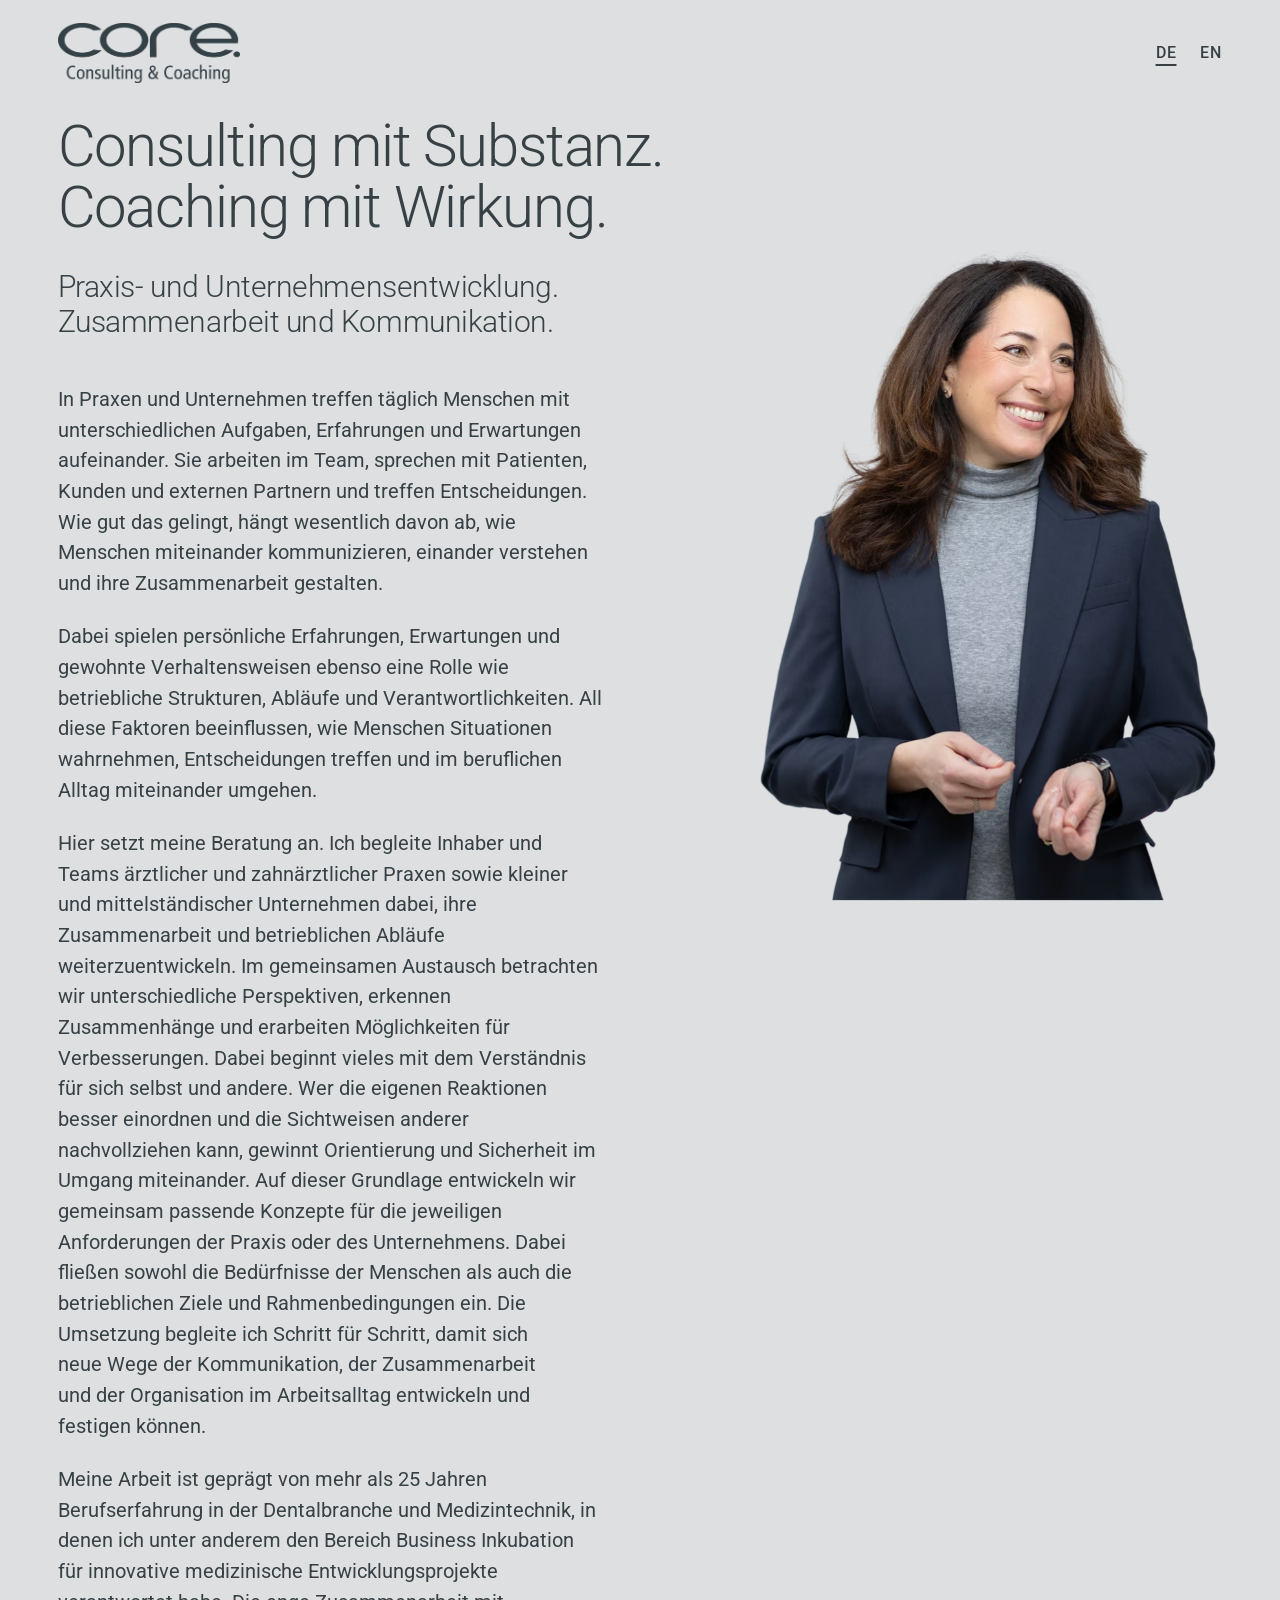
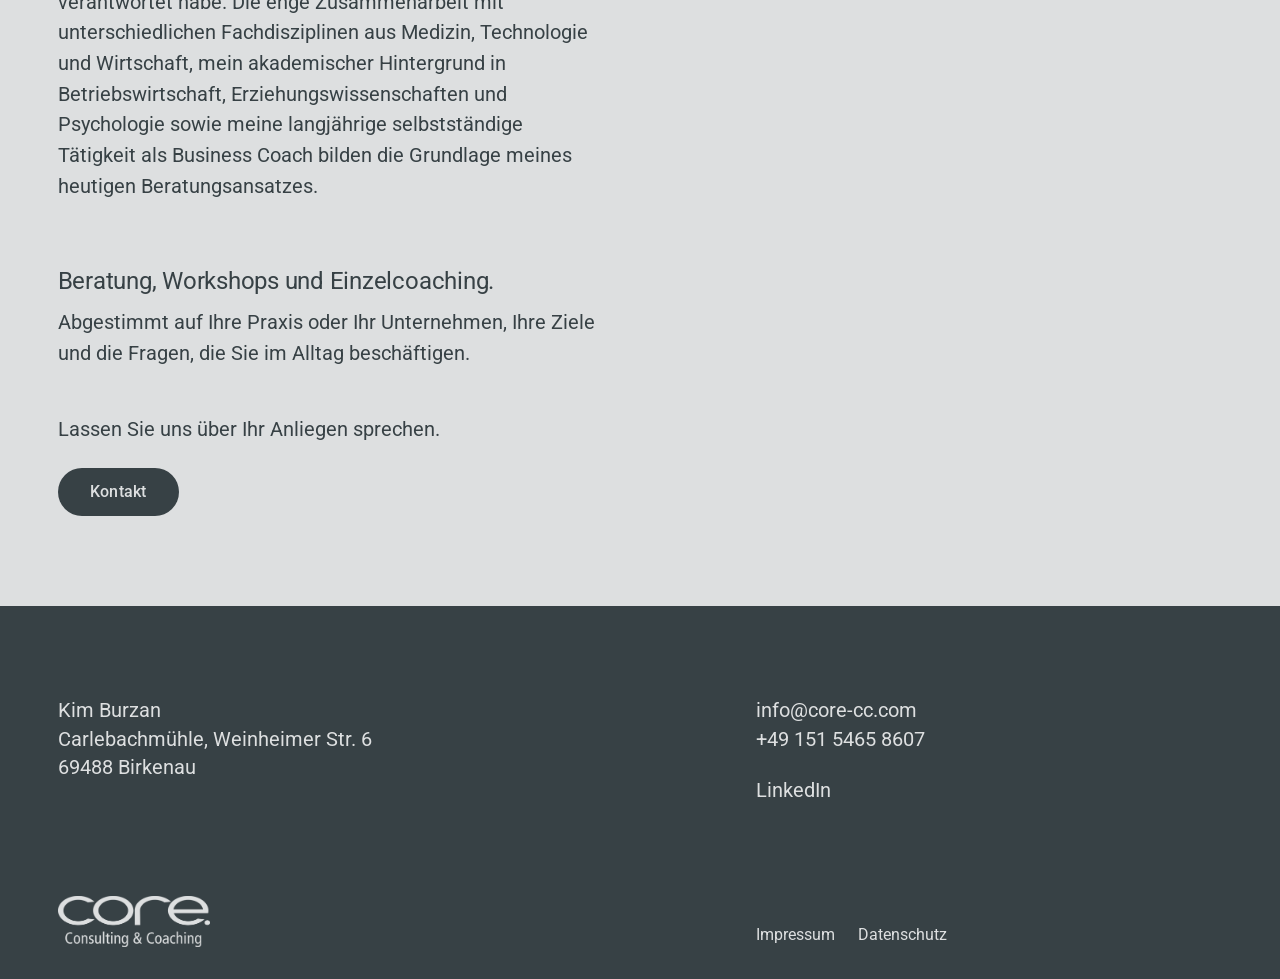
<file: index.html>
<!doctype html>
<html lang="de">
<head>
  <meta charset="utf-8">
  <meta name="viewport" content="width=device-width, initial-scale=1">
  <title>core-cc – Consulting &amp; Coaching</title>
  <meta name="description" content="Beratung, Workshops und Einzelcoaching für Praxen und Unternehmen: Praxis- und Unternehmensentwicklung, Zusammenarbeit und Kommunikation. Kim Burzan, Birkenau.">
  <link rel="canonical" href="https://www.core-cc.com/">
  <link rel="alternate" hreflang="de" href="https://www.core-cc.com/">
  <link rel="alternate" hreflang="en" href="https://www.core-cc.com/en/">
  <link rel="alternate" hreflang="x-default" href="https://www.core-cc.com/">
  <link rel="preload" href="/assets/fonts/roboto-latin-var.woff2" as="font" type="font/woff2" crossorigin>
  <link rel="stylesheet" href="/assets/css/style.css?v=7">
  <link rel="icon" href="/favicon.ico" sizes="48x48">
  <link rel="apple-touch-icon" href="/apple-touch-icon.png">
  <link rel="manifest" href="/site.webmanifest">
  <meta name="theme-color" content="#dddfe0">
  <meta property="og:type" content="website">
  <meta property="og:site_name" content="core. Consulting &amp; Coaching">
  <meta property="og:title" content="core-cc – Consulting &amp; Coaching">
  <meta property="og:description" content="Beratung, Workshops und Einzelcoaching für Praxen und Unternehmen: Praxis- und Unternehmensentwicklung, Zusammenarbeit und Kommunikation. Kim Burzan, Birkenau.">
  <meta property="og:url" content="https://www.core-cc.com/">
  <meta property="og:image" content="https://www.core-cc.com/og-image.jpg">
  <meta property="og:image:width" content="1200">
  <meta property="og:image:height" content="630">
  <meta property="og:locale" content="de_DE">
  <meta property="og:locale:alternate" content="en_GB">
  <meta name="twitter:card" content="summary_large_image">
  <script type="application/ld+json">
  {
    "@context": "https://schema.org",
    "@type": "ProfessionalService",
    "name": "CORE. Consulting & Coaching",
    "description": "Praxis- und Unternehmensentwicklung, Zusammenarbeit und Kommunikation – Beratung, Workshops und Einzelcoaching für ärztliche und zahnärztliche Praxen sowie kleine und mittelständische Unternehmen.",
    "url": "https://www.core-cc.com/",
    "logo": "https://www.core-cc.com/assets/img/logo-core.webp",
    "image": "https://www.core-cc.com/og-image.jpg",
    "email": "info@core-cc.com",
    "telephone": "+49 151 5465 8607",
    "address": {
      "@type": "PostalAddress",
      "streetAddress": "Carlebachmühle, Weinheimer Str. 6",
      "postalCode": "69488",
      "addressLocality": "Birkenau",
      "addressCountry": "DE"
    },
    "founder": {
      "@type": "Person",
      "name": "Kim Burzan",
      "sameAs": "https://www.linkedin.com/in/kim-natascha-burzan/"
    }
  }
  </script>
</head>
<body>
  <a class="skip-link" href="#main">Zum Inhalt springen</a>
  <div class="screen">
    <header class="site-header">
      <a class="site-header__logo" href="/">
        <img src="/assets/img/logo-core.webp" width="768" height="255" alt="core. Consulting & Coaching – Startseite">
      </a>
      <nav class="lang" aria-label="Sprache">
        <a href="/" hreflang="de" lang="de" aria-current="page">DE</a>
        <a href="/en/" hreflang="en" lang="en">EN</a>
      </nav>
    </header>

    <main id="main" class="hero">
      <div class="hero__text">
        <hgroup>
          <h1 class="hero__claim"><span>Consulting mit&nbsp;Substanz.</span> <span>Coaching mit&nbsp;Wirkung.</span></h1>
          <p class="hero__focus"><span>Praxis- und Unternehmens&shy;entwicklung.</span> <span>Zusammenarbeit und Kommunikation.</span></p>
        </hgroup>
        <div class="hero__body">
          <p>In Praxen und Unternehmen treffen täglich Menschen mit unterschiedlichen Aufgaben, Erfahrungen und Erwartungen aufeinander. Sie arbeiten im Team, sprechen mit Patienten, Kunden und externen Partnern und treffen Entscheidungen. Wie gut das gelingt, hängt wesentlich davon ab, wie Menschen miteinander kommunizieren, einander verstehen und ihre Zusammenarbeit gestalten.</p>
          <p>Dabei spielen persönliche Erfahrungen, Erwartungen und gewohnte Verhaltensweisen ebenso eine Rolle wie betriebliche Strukturen, Abläufe und Verantwortlichkeiten. All diese Faktoren beeinflussen, wie Menschen Situationen wahrnehmen, Entscheidungen treffen und im beruflichen Alltag miteinander umgehen.</p>
          <p>Hier setzt meine Beratung an. Ich begleite Inhaber und Teams ärztlicher und zahnärztlicher Praxen sowie kleiner und mittelständischer Unternehmen dabei, ihre Zusammenarbeit und betrieblichen Abläufe weiterzuentwickeln. Im gemeinsamen Austausch betrachten wir unterschiedliche Perspektiven, erkennen Zusammenhänge und erarbeiten Möglichkeiten für Verbesserungen. Dabei beginnt vieles mit dem Verständnis für sich selbst und andere. Wer die eigenen Reaktionen besser einordnen und die Sichtweisen anderer nachvollziehen kann, gewinnt Orientierung und Sicherheit im Umgang miteinander. Auf dieser Grundlage entwickeln wir gemeinsam passende Konzepte für die jeweiligen Anforderungen der Praxis oder des Unternehmens. Dabei fließen sowohl die Bedürfnisse der Menschen als auch die betrieblichen Ziele und Rahmenbedingungen ein. Die Umsetzung begleite ich Schritt für Schritt, damit sich neue Wege der Kommunikation, der Zusammenarbeit und der Organisation im Arbeitsalltag entwickeln und festigen können.</p>
          <p>Meine Arbeit ist geprägt von mehr als 25&nbsp;Jahren Berufserfahrung in der Dentalbranche und Medizintechnik, in denen ich unter anderem den Bereich Business Inkubation für innovative medizinische Entwicklungsprojekte verantwortet habe. Die enge Zusammenarbeit mit unterschiedlichen Fachdisziplinen aus Medizin, Technologie und Wirtschaft, mein akademischer Hintergrund in Betriebswirtschaft, Erziehungswissenschaften und Psychologie sowie meine langjährige selbstständige Tätigkeit als Business Coach bilden die Grundlage meines heutigen Beratungsansatzes.</p>
        </div>
        <div class="hero__offer">
          <h2 class="hero__offer-title">Beratung, Workshops und Einzelcoaching.</h2>
          <p>Abgestimmt auf Ihre Praxis oder Ihr Unternehmen, Ihre Ziele und die Fragen, die Sie im Alltag beschäftigen.</p>
        </div>
        <div class="hero__cta">
          <p>Lassen Sie uns über Ihr Anliegen sprechen.</p>
          <a class="button" href="#kontakt">Kontakt</a>
        </div>
      </div>
      <picture class="hero__portrait">
        <source type="image/avif" srcset="/assets/img/kim-burzan-480.avif 480w, /assets/img/kim-burzan-720.avif 720w, /assets/img/kim-burzan-960.avif 960w, /assets/img/kim-burzan-1200.avif 1200w, /assets/img/kim-burzan-1377.avif 1377w" sizes="(min-width: 100rem) 38rem, (min-width: 64rem) 40vw, 88vw">
        <source type="image/webp" srcset="/assets/img/kim-burzan-480.webp 480w, /assets/img/kim-burzan-720.webp 720w, /assets/img/kim-burzan-960.webp 960w, /assets/img/kim-burzan-1200.webp 1200w, /assets/img/kim-burzan-1377.webp 1377w" sizes="(min-width: 100rem) 38rem, (min-width: 64rem) 40vw, 88vw">
        <img src="/assets/img/kim-burzan-960.webp" width="1377" height="1920" alt="Kim Burzan" fetchpriority="high">
      </picture>
    </main>
  </div>

  <footer id="kontakt" class="site-footer">
    <div class="site-footer__inner">
      <h2 class="visually-hidden">Kontakt</h2>
      <address class="contact">
        <p class="contact__address">Kim Burzan<br>Carlebachmühle, Weinheimer Str. 6<br>69488 Birkenau</p>
        <p class="contact__direct"><a href="mailto:info@core-cc.com">info@core-cc.com</a><br><a href="tel:+4915154658607">+49 151 5465 8607</a></p>
        <p class="contact__social"><a href="https://www.linkedin.com/in/kim-natascha-burzan/">LinkedIn</a></p>
      </address>
      <div class="site-footer__base">
        <a class="site-footer__logo" href="/">
          <img src="/assets/img/logo-core-light.webp" width="768" height="255" alt="core. Consulting & Coaching – Startseite" loading="lazy">
        </a>
        <nav class="legal-nav" aria-label="Rechtliches">
          <a href="/impressum.html">Impressum</a>
          <a href="/datenschutz.html">Datenschutz</a>
        </nav>
      </div>
    </div>
  </footer>
</body>
</html>
</file>
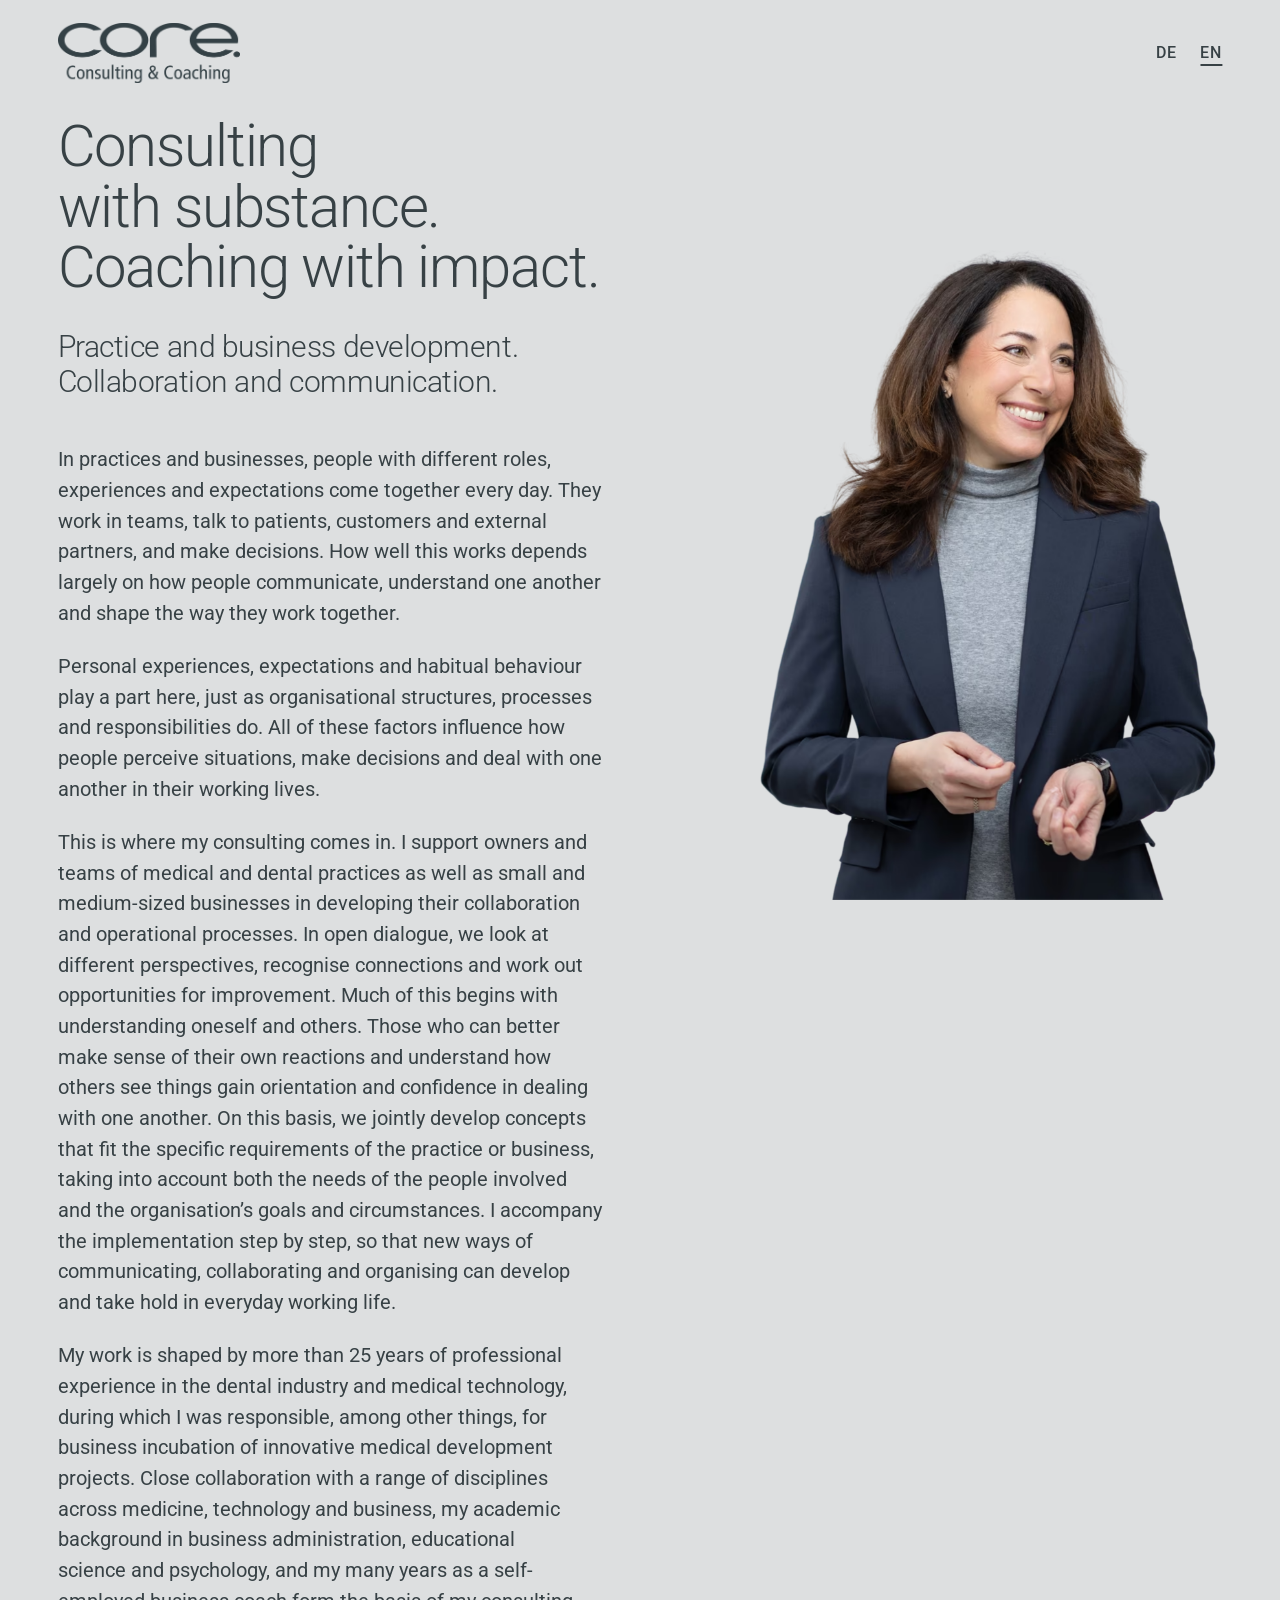
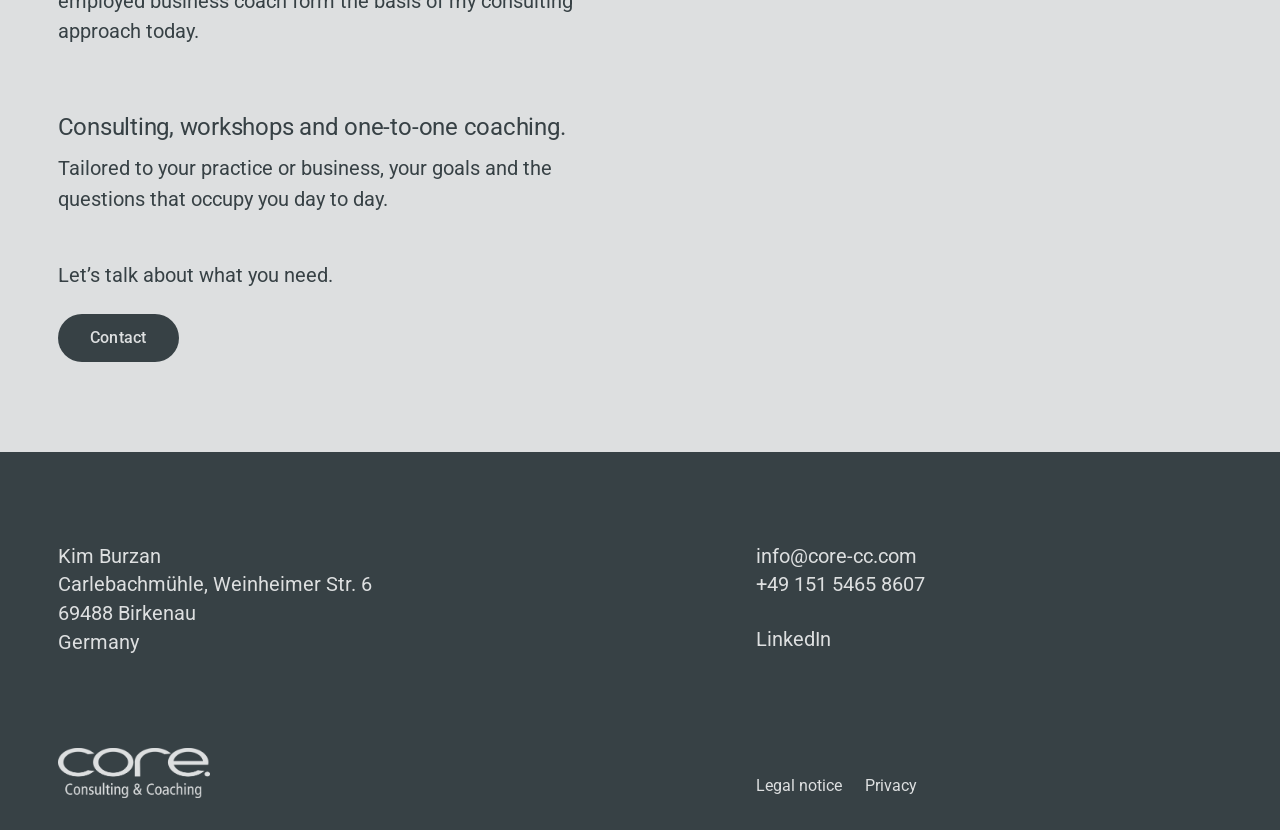
<file: en/index.html>
<!doctype html>
<html lang="en">
<head>
  <meta charset="utf-8">
  <meta name="viewport" content="width=device-width, initial-scale=1">
  <title>core-cc – Consulting &amp; Coaching</title>
  <meta name="description" content="Consulting, workshops and one-to-one coaching for practices and businesses: practice and business development, collaboration and communication. Kim Burzan, Birkenau, Germany.">
  <link rel="canonical" href="https://www.core-cc.com/en/">
  <link rel="alternate" hreflang="de" href="https://www.core-cc.com/">
  <link rel="alternate" hreflang="en" href="https://www.core-cc.com/en/">
  <link rel="alternate" hreflang="x-default" href="https://www.core-cc.com/">
  <link rel="preload" href="/assets/fonts/roboto-latin-var.woff2" as="font" type="font/woff2" crossorigin>
  <link rel="stylesheet" href="/assets/css/style.css?v=7">
  <link rel="icon" href="/favicon.ico" sizes="48x48">
  <link rel="apple-touch-icon" href="/apple-touch-icon.png">
  <link rel="manifest" href="/site.webmanifest">
  <meta name="theme-color" content="#dddfe0">
  <meta property="og:type" content="website">
  <meta property="og:site_name" content="core. Consulting &amp; Coaching">
  <meta property="og:title" content="core-cc – Consulting &amp; Coaching">
  <meta property="og:description" content="Consulting, workshops and one-to-one coaching for practices and businesses: practice and business development, collaboration and communication. Kim Burzan, Birkenau, Germany.">
  <meta property="og:url" content="https://www.core-cc.com/en/">
  <meta property="og:image" content="https://www.core-cc.com/og-image-en.jpg">
  <meta property="og:image:width" content="1200">
  <meta property="og:image:height" content="630">
  <meta property="og:locale" content="en_GB">
  <meta property="og:locale:alternate" content="de_DE">
  <meta name="twitter:card" content="summary_large_image">
  <script type="application/ld+json">
  {
    "@context": "https://schema.org",
    "@type": "ProfessionalService",
    "name": "CORE. Consulting & Coaching",
    "description": "Practice and business development, collaboration and communication – consulting, workshops and one-to-one coaching for medical and dental practices and small and medium-sized businesses.",
    "url": "https://www.core-cc.com/en/",
    "logo": "https://www.core-cc.com/assets/img/logo-core.webp",
    "image": "https://www.core-cc.com/og-image.jpg",
    "email": "info@core-cc.com",
    "telephone": "+49 151 5465 8607",
    "address": {
      "@type": "PostalAddress",
      "streetAddress": "Carlebachmühle, Weinheimer Str. 6",
      "postalCode": "69488",
      "addressLocality": "Birkenau",
      "addressCountry": "DE"
    },
    "founder": {
      "@type": "Person",
      "name": "Kim Burzan",
      "sameAs": "https://www.linkedin.com/in/kim-natascha-burzan/"
    }
  }
  </script>
</head>
<body>
  <a class="skip-link" href="#main">Skip to content</a>
  <div class="screen">
    <header class="site-header">
      <a class="site-header__logo" href="/en/">
        <img src="/assets/img/logo-core.webp" width="768" height="255" alt="core. Consulting & Coaching – home">
      </a>
      <nav class="lang" aria-label="Language">
        <a href="/" hreflang="de" lang="de">DE</a>
        <a href="/en/" hreflang="en" lang="en" aria-current="page">EN</a>
      </nav>
    </header>

    <main id="main" class="hero">
      <div class="hero__text">
        <hgroup>
          <h1 class="hero__claim"><span>Consulting with&nbsp;substance.</span> <span>Coaching with&nbsp;impact.</span></h1>
          <p class="hero__focus"><span>Practice and business development.</span> <span>Collaboration and communication.</span></p>
        </hgroup>
        <div class="hero__body">
          <p>In practices and businesses, people with different roles, experiences and expectations come together every day. They work in teams, talk to patients, customers and external partners, and make decisions. How well this works depends largely on how people communicate, understand one another and shape the way they work together.</p>
          <p>Personal experiences, expectations and habitual behaviour play a part here, just as organisational structures, processes and responsibilities do. All of these factors influence how people perceive situations, make decisions and deal with one another in their working lives.</p>
          <p>This is where my consulting comes in. I support owners and teams of medical and dental practices as well as small and medium-sized businesses in developing their collaboration and operational processes. In open dialogue, we look at different perspectives, recognise connections and work out opportunities for improvement. Much of this begins with understanding oneself and others. Those who can better make sense of their own reactions and understand how others see things gain orientation and confidence in dealing with one another. On this basis, we jointly develop concepts that fit the specific requirements of the practice or business, taking into account both the needs of the people involved and the organisation’s goals and circumstances. I accompany the implementation step by step, so that new ways of communicating, collaborating and organising can develop and take hold in everyday working life.</p>
          <p>My work is shaped by more than 25&nbsp;years of professional experience in the dental industry and medical technology, during which I was responsible, among other things, for business incubation of innovative medical development projects. Close collaboration with a range of disciplines across medicine, technology and business, my academic background in business administration, educational science and psychology, and my many years as a self-employed business coach form the basis of my consulting approach today.</p>
        </div>
        <div class="hero__offer">
          <h2 class="hero__offer-title">Consulting, workshops and one-to-one coaching.</h2>
          <p>Tailored to your practice or business, your goals and the questions that occupy you day to day.</p>
        </div>
        <div class="hero__cta">
          <p>Let’s talk about what you need.</p>
          <a class="button" href="#contact">Contact</a>
        </div>
      </div>
      <picture class="hero__portrait">
        <source type="image/avif" srcset="/assets/img/kim-burzan-480.avif 480w, /assets/img/kim-burzan-720.avif 720w, /assets/img/kim-burzan-960.avif 960w, /assets/img/kim-burzan-1200.avif 1200w, /assets/img/kim-burzan-1377.avif 1377w" sizes="(min-width: 100rem) 38rem, (min-width: 64rem) 40vw, 88vw">
        <source type="image/webp" srcset="/assets/img/kim-burzan-480.webp 480w, /assets/img/kim-burzan-720.webp 720w, /assets/img/kim-burzan-960.webp 960w, /assets/img/kim-burzan-1200.webp 1200w, /assets/img/kim-burzan-1377.webp 1377w" sizes="(min-width: 100rem) 38rem, (min-width: 64rem) 40vw, 88vw">
        <img src="/assets/img/kim-burzan-960.webp" width="1377" height="1920" alt="Kim Burzan" fetchpriority="high">
      </picture>
    </main>
  </div>

  <footer id="contact" class="site-footer">
    <div class="site-footer__inner">
      <h2 class="visually-hidden">Contact</h2>
      <address class="contact">
        <p class="contact__address">Kim Burzan<br>Carlebachmühle, Weinheimer Str. 6<br>69488 Birkenau<br>Germany</p>
        <p class="contact__direct"><a href="mailto:info@core-cc.com">info@core-cc.com</a><br><a href="tel:+4915154658607">+49 151 5465 8607</a></p>
        <p class="contact__social"><a href="https://www.linkedin.com/in/kim-natascha-burzan/">LinkedIn</a></p>
      </address>
      <div class="site-footer__base">
        <a class="site-footer__logo" href="/en/">
          <img src="/assets/img/logo-core-light.webp" width="768" height="255" alt="core. Consulting & Coaching – home" loading="lazy">
        </a>
        <nav class="legal-nav" aria-label="Legal">
          <a href="/en/legal-notice.html">Legal notice</a>
          <a href="/en/privacy.html">Privacy</a>
        </nav>
      </div>
    </div>
  </footer>
</body>
</html>
</file>
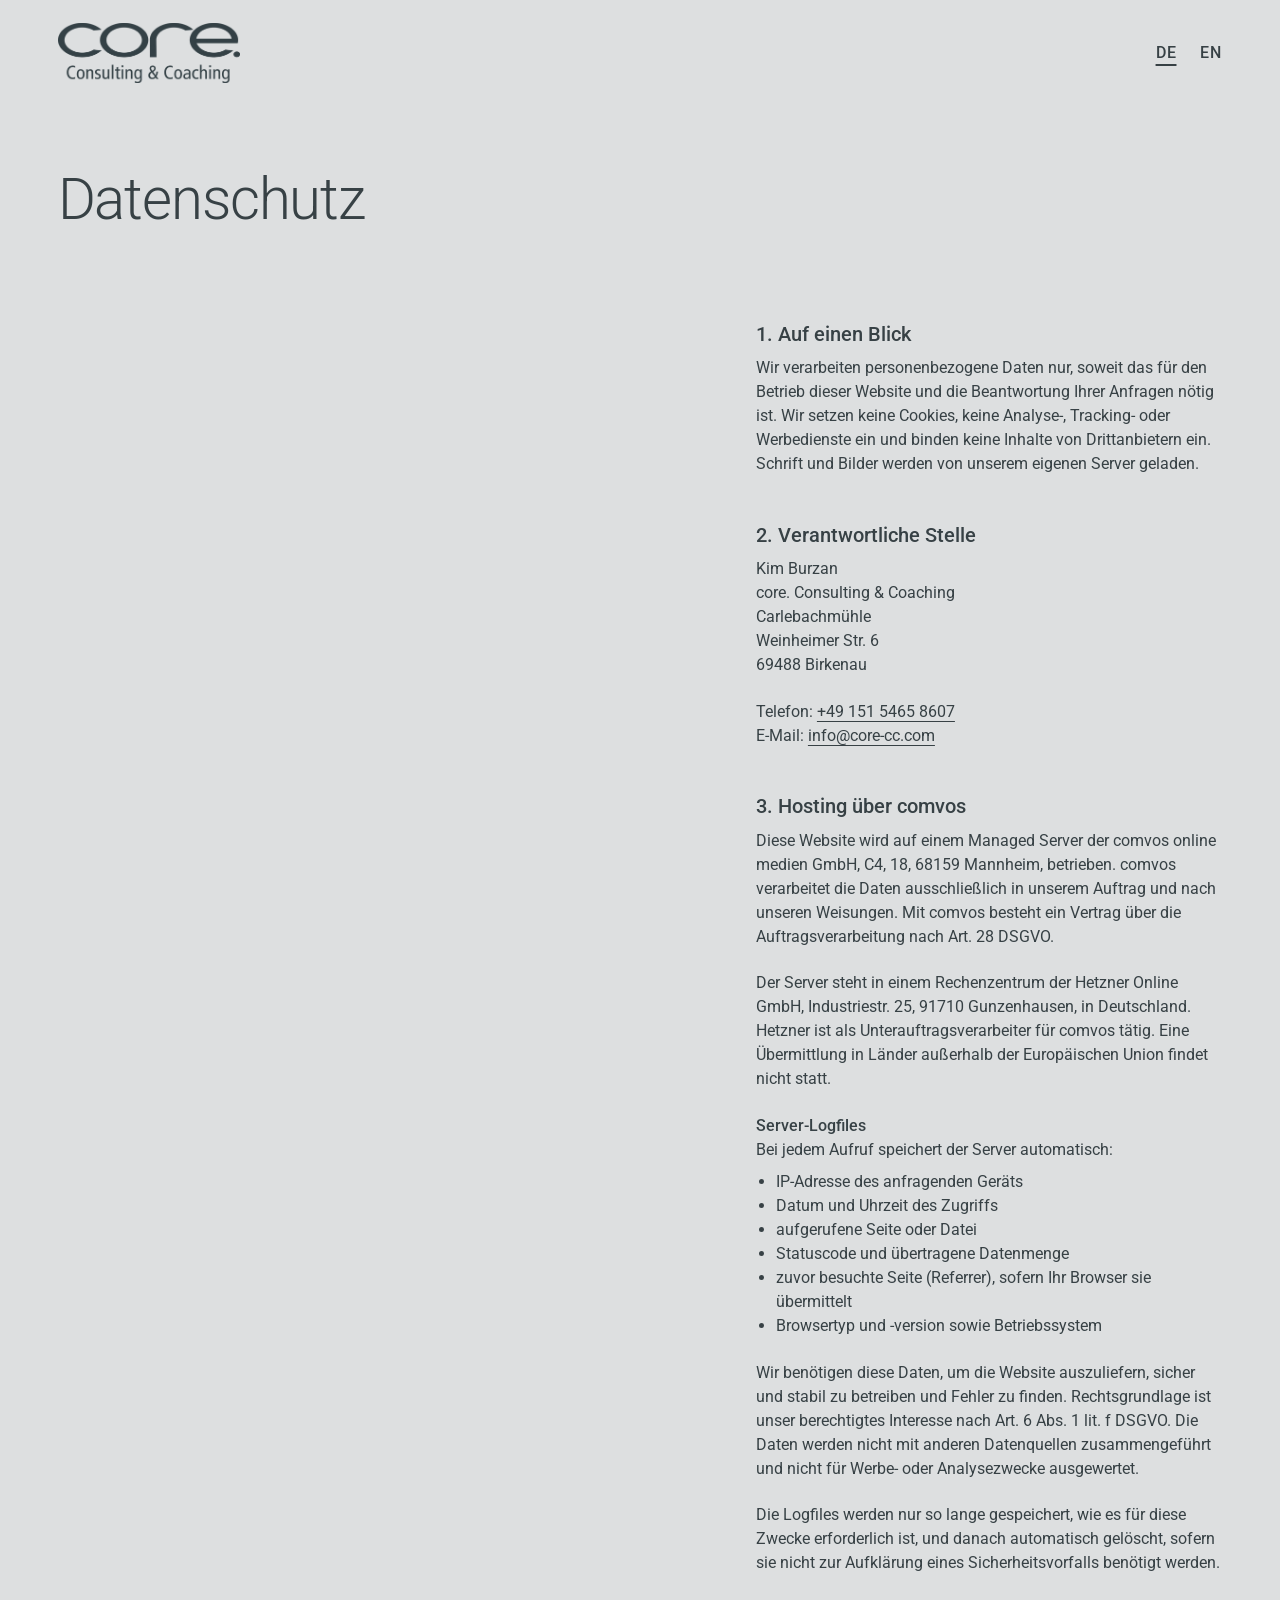
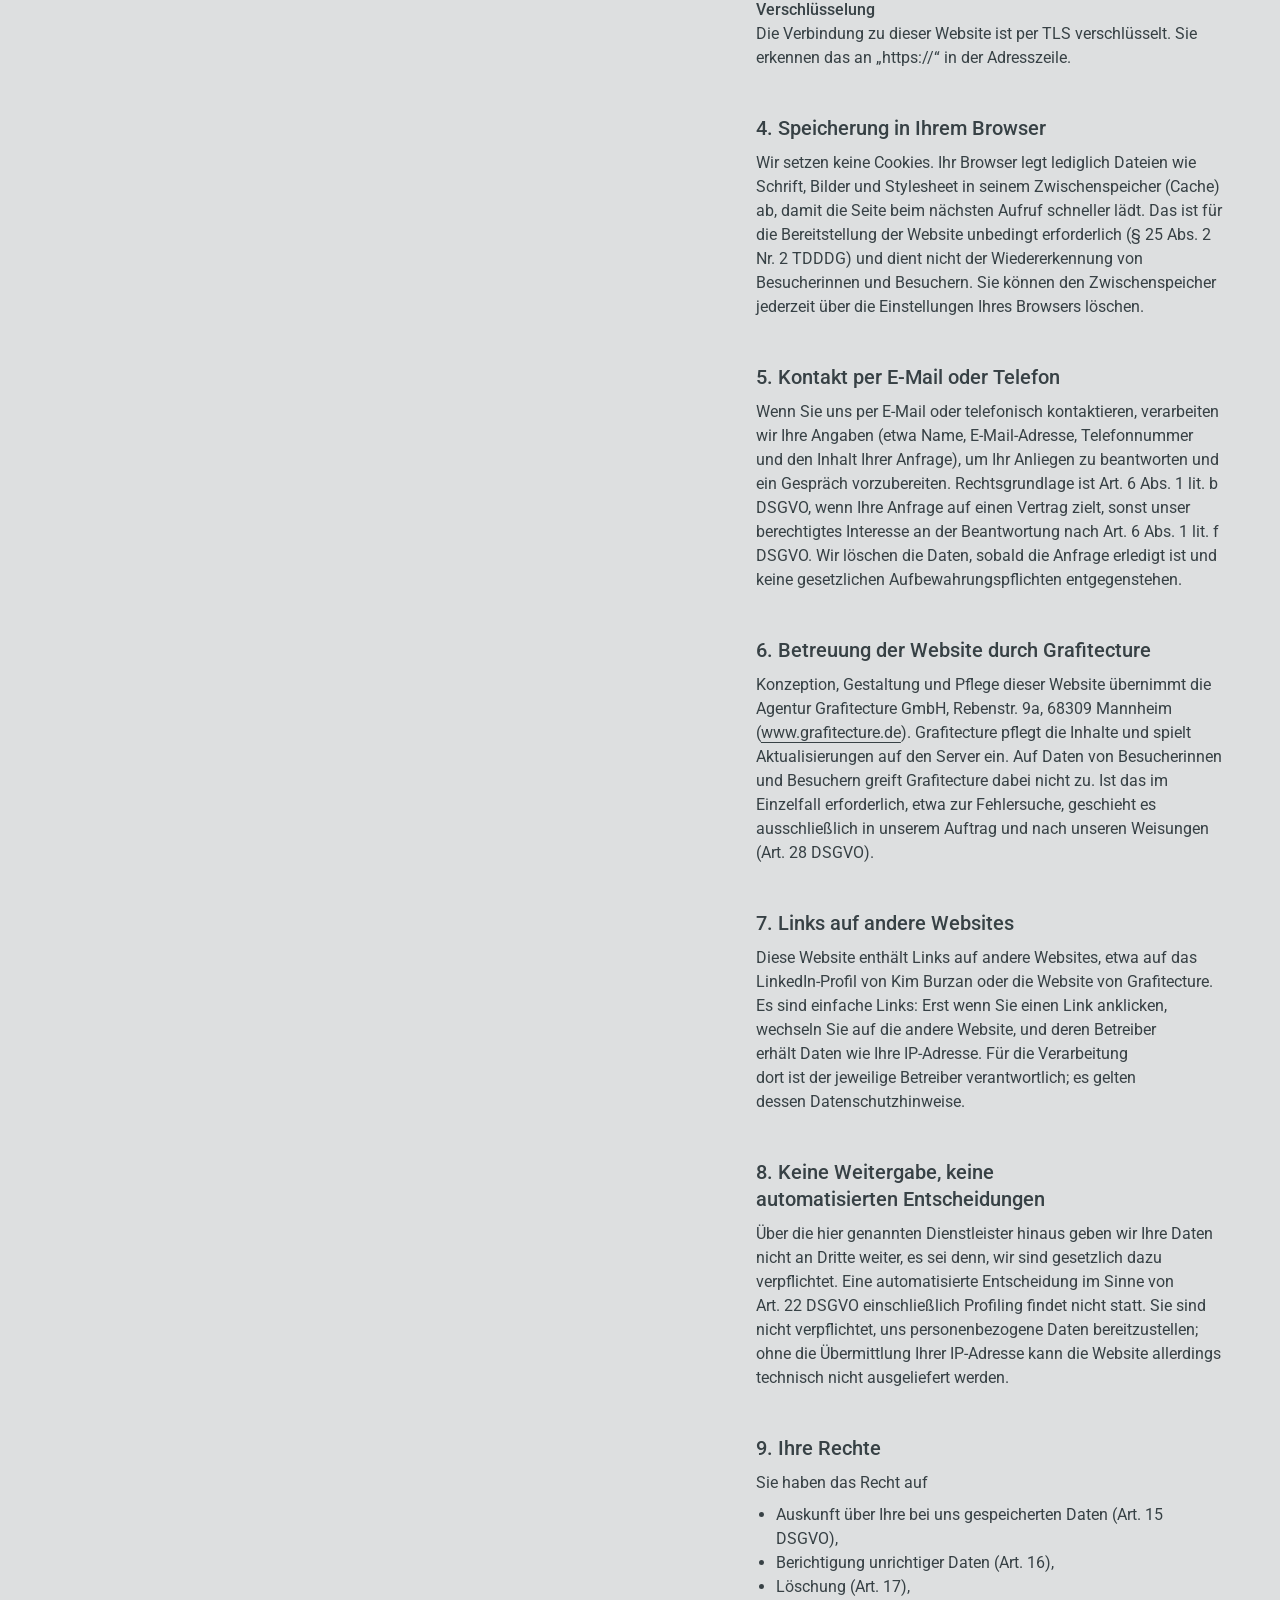
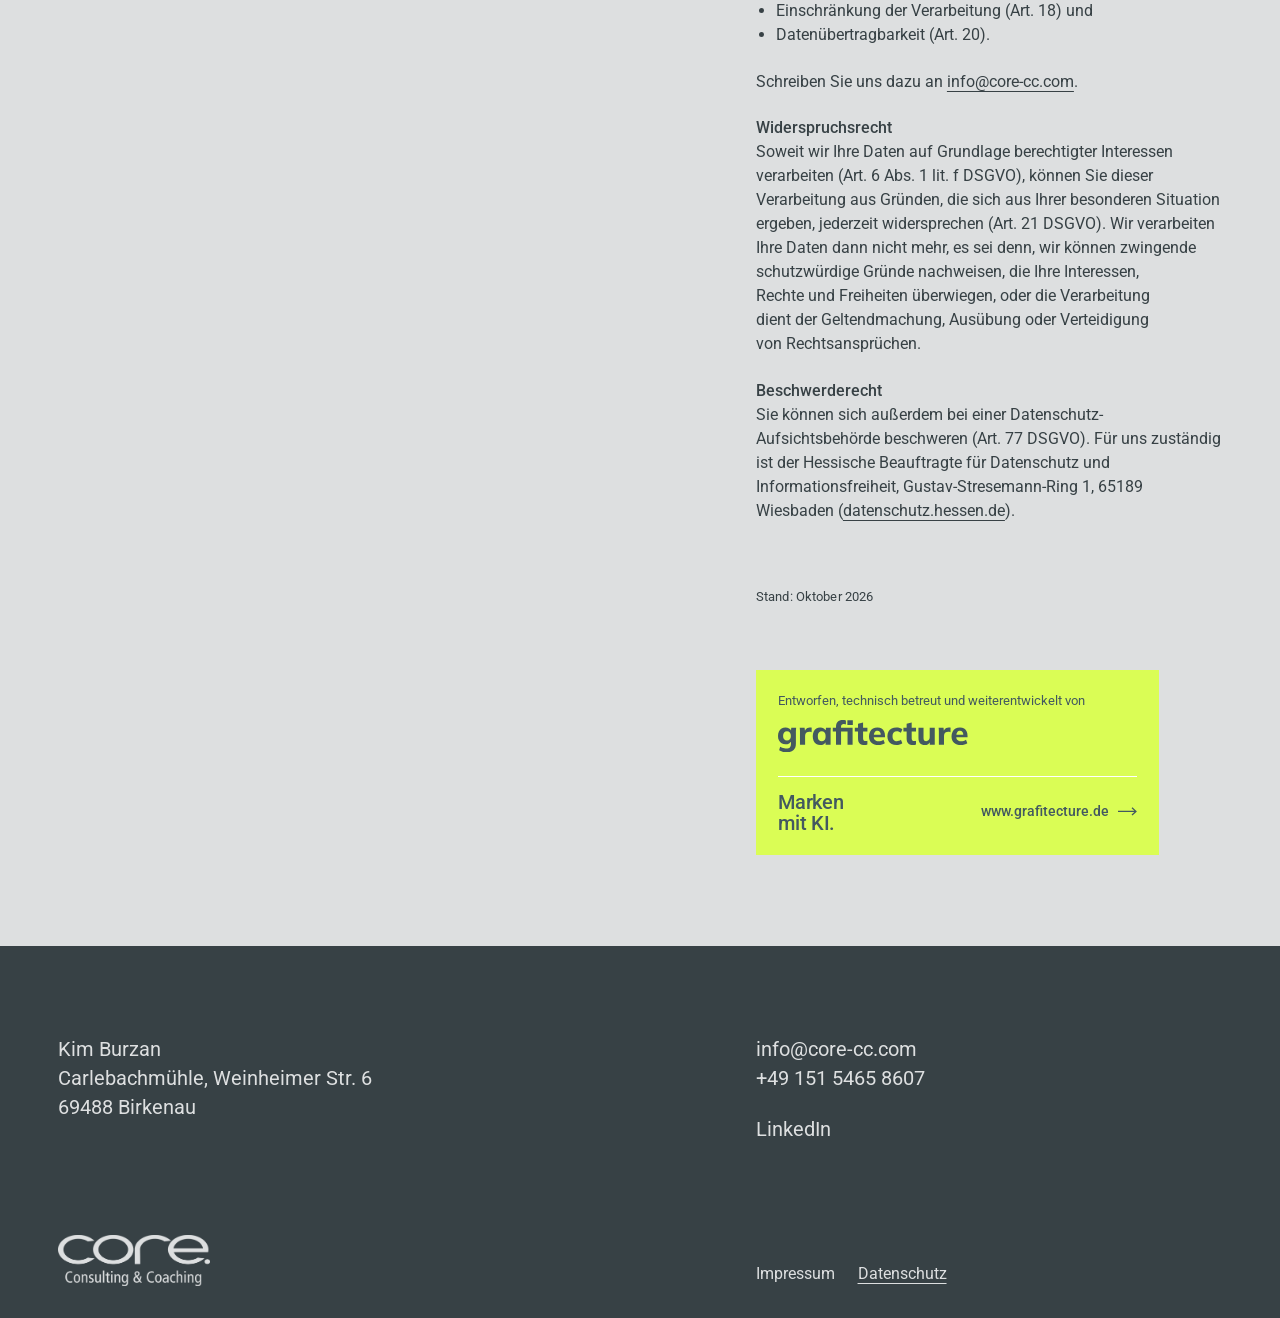
<file: datenschutz.html>
<!doctype html>
<html lang="de">
<head>
  <meta charset="utf-8">
  <meta name="viewport" content="width=device-width, initial-scale=1">
  <title>Datenschutz – core-cc</title>
  <meta name="description" content="Datenschutzerklärung von CORE. Consulting &amp; Coaching, Kim Burzan, Birkenau.">
  <link rel="canonical" href="https://www.core-cc.com/datenschutz.html">
  <link rel="alternate" hreflang="de" href="https://www.core-cc.com/datenschutz.html">
  <link rel="alternate" hreflang="en" href="https://www.core-cc.com/en/privacy.html">
  <link rel="alternate" hreflang="x-default" href="https://www.core-cc.com/datenschutz.html">
  <link rel="preload" href="/assets/fonts/roboto-latin-var.woff2" as="font" type="font/woff2" crossorigin>
  <link rel="stylesheet" href="/assets/css/style.css?v=7">
  <link rel="icon" href="/favicon.ico" sizes="48x48">
  <link rel="apple-touch-icon" href="/apple-touch-icon.png">
  <link rel="manifest" href="/site.webmanifest">
  <meta name="theme-color" content="#dddfe0">
  <meta property="og:type" content="website">
  <meta property="og:site_name" content="core. Consulting &amp; Coaching">
  <meta property="og:title" content="Datenschutz – core-cc">
  <meta property="og:description" content="Datenschutzerklärung von CORE. Consulting &amp; Coaching, Kim Burzan, Birkenau.">
  <meta property="og:url" content="https://www.core-cc.com/datenschutz.html">
  <meta property="og:image" content="https://www.core-cc.com/og-image.jpg">
  <meta property="og:image:width" content="1200">
  <meta property="og:image:height" content="630">
  <meta property="og:locale" content="de_DE">
  <meta property="og:locale:alternate" content="en_GB">
  <meta name="twitter:card" content="summary_large_image">
</head>
<body>
  <a class="skip-link" href="#main">Zum Inhalt springen</a>
  <header class="site-header">
    <a class="site-header__logo" href="/">
      <img src="/assets/img/logo-core.webp" width="768" height="255" alt="core. Consulting & Coaching – Startseite">
    </a>
    <nav class="lang" aria-label="Sprache">
      <a href="/datenschutz.html" hreflang="de" lang="de" aria-current="page">DE</a>
      <a href="/en/privacy.html" hreflang="en" lang="en">EN</a>
    </nav>
  </header>

  <main id="main" class="legal">
    <h1 class="legal__title">Datenschutz</h1>
    <div class="legal__body">
      <h2>1. Auf einen Blick</h2>
      <p>Wir verarbeiten personenbezogene Daten nur, soweit das für den Betrieb dieser Website und die Beantwortung Ihrer Anfragen nötig ist. Wir setzen keine Cookies, keine Analyse-, Tracking- oder Werbedienste ein und binden keine Inhalte von Drittanbietern ein. Schrift und Bilder werden von unserem eigenen Server geladen.</p>

      <h2>2. Verantwortliche Stelle</h2>
      <p>Kim Burzan<br>core. Consulting &amp; Coaching<br>Carlebachmühle<br>Weinheimer Str. 6<br>69488 Birkenau</p>
      <p>Telefon: <a href="tel:+4915154658607">+49 151 5465 8607</a><br>E-Mail: <a href="mailto:info@core-cc.com">info@core-cc.com</a></p>

      <h2>3. Hosting über comvos</h2>
      <p>Diese Website wird auf einem Managed Server der comvos online medien GmbH, C4, 18, 68159 Mannheim, betrieben. comvos verarbeitet die Daten ausschließlich in unserem Auftrag und nach unseren Weisungen. Mit comvos besteht ein Vertrag über die Auftragsverarbeitung nach Art.&nbsp;28 DSGVO.</p>
      <p>Der Server steht in einem Rechenzentrum der Hetzner Online GmbH, Industriestr. 25, 91710 Gunzenhausen, in Deutschland. Hetzner ist als Unterauftragsverarbeiter für comvos tätig. Eine Übermittlung in Länder außerhalb der Europäischen Union findet nicht statt.</p>
      <h3>Server-Logfiles</h3>
      <p>Bei jedem Aufruf speichert der Server automatisch:</p>
      <ul>
        <li>IP-Adresse des anfragenden Geräts</li>
        <li>Datum und Uhrzeit des Zugriffs</li>
        <li>aufgerufene Seite oder Datei</li>
        <li>Statuscode und übertragene Datenmenge</li>
        <li>zuvor besuchte Seite (Referrer), sofern Ihr Browser sie übermittelt</li>
        <li>Browsertyp und -version sowie Betriebssystem</li>
      </ul>
      <p>Wir benötigen diese Daten, um die Website auszuliefern, sicher und stabil zu betreiben und Fehler zu finden. Rechtsgrundlage ist unser berechtigtes Interesse nach Art.&nbsp;6 Abs.&nbsp;1 lit.&nbsp;f DSGVO. Die Daten werden nicht mit anderen Datenquellen zusammengeführt und nicht für Werbe- oder Analysezwecke ausgewertet.</p>
      <p>Die Logfiles werden nur so lange gespeichert, wie es für diese Zwecke erforderlich ist, und danach automatisch gelöscht, sofern sie nicht zur Aufklärung eines Sicherheitsvorfalls benötigt werden.</p>
      <h3>Verschlüsselung</h3>
      <p>Die Verbindung zu dieser Website ist per TLS verschlüsselt. Sie erkennen das an „https://“ in der Adresszeile.</p>

      <h2>4. Speicherung in Ihrem Browser</h2>
      <p>Wir setzen keine Cookies. Ihr Browser legt lediglich Dateien wie Schrift, Bilder und Stylesheet in seinem Zwischenspeicher (Cache) ab, damit die Seite beim nächsten Aufruf schneller lädt. Das ist für die Bereitstellung der Website unbedingt erforderlich (§&nbsp;25 Abs.&nbsp;2 Nr.&nbsp;2 TDDDG) und dient nicht der Wiedererkennung von Besucherinnen und Besuchern. Sie können den Zwischenspeicher jederzeit über die Einstellungen Ihres Browsers löschen.</p>

      <h2>5. Kontakt per E-Mail oder Telefon</h2>
      <p>Wenn Sie uns per E-Mail oder telefonisch kontaktieren, verarbeiten wir Ihre Angaben (etwa Name, E-Mail-Adresse, Telefonnummer und den Inhalt Ihrer Anfrage), um Ihr Anliegen zu beantworten und ein Gespräch vorzubereiten. Rechtsgrundlage ist Art.&nbsp;6 Abs.&nbsp;1 lit.&nbsp;b DSGVO, wenn Ihre Anfrage auf einen Vertrag zielt, sonst unser berechtigtes Interesse an der Beantwortung nach Art.&nbsp;6 Abs.&nbsp;1 lit.&nbsp;f DSGVO. Wir löschen die Daten, sobald die Anfrage erledigt ist und keine gesetzlichen Aufbewahrungspflichten entgegenstehen.</p>

      <h2>6. Betreuung der Website durch Grafitecture</h2>
      <p>Konzeption, Gestaltung und Pflege dieser Website übernimmt die Agentur Grafitecture GmbH, Rebenstr. 9a, 68309 Mannheim (<a href="https://www.grafitecture.de/">www.grafitecture.de</a>). Grafitecture pflegt die Inhalte und spielt Aktualisierungen auf den Server ein. Auf Daten von Besucherinnen und Besuchern greift Grafitecture dabei nicht zu. Ist das im Einzelfall erforderlich, etwa zur Fehlersuche, geschieht es ausschließlich in unserem Auftrag und nach unseren Weisungen (Art.&nbsp;28 DSGVO).</p>

      <h2>7. Links auf andere Websites</h2>
      <p>Diese Website enthält Links auf andere Websites, etwa auf das LinkedIn-Profil von Kim Burzan oder die Website von Grafitecture. Es sind einfache Links: Erst wenn Sie einen Link anklicken, wechseln Sie auf die andere Website, und deren Betreiber erhält Daten wie Ihre IP-Adresse. Für die Verarbeitung dort ist der jeweilige Betreiber verantwortlich; es gelten dessen Datenschutzhinweise.</p>

      <h2>8. Keine Weitergabe, keine automatisierten Entscheidungen</h2>
      <p>Über die hier genannten Dienstleister hinaus geben wir Ihre Daten nicht an Dritte weiter, es sei denn, wir sind gesetzlich dazu verpflichtet. Eine automatisierte Entscheidung im Sinne von Art.&nbsp;22 DSGVO einschließlich Profiling findet nicht statt. Sie sind nicht verpflichtet, uns personenbezogene Daten bereitzustellen; ohne die Übermittlung Ihrer IP-Adresse kann die Website allerdings technisch nicht ausgeliefert werden.</p>

      <h2>9. Ihre Rechte</h2>
      <p>Sie haben das Recht auf</p>
      <ul>
        <li>Auskunft über Ihre bei uns gespeicherten Daten (Art.&nbsp;15 DSGVO),</li>
        <li>Berichtigung unrichtiger Daten (Art.&nbsp;16),</li>
        <li>Löschung (Art.&nbsp;17),</li>
        <li>Einschränkung der Verarbeitung (Art.&nbsp;18) und</li>
        <li>Datenübertragbarkeit (Art.&nbsp;20).</li>
      </ul>
      <p>Schreiben Sie uns dazu an <a href="mailto:info@core-cc.com">info@core-cc.com</a>.</p>
      <h3>Widerspruchsrecht</h3>
      <p>Soweit wir Ihre Daten auf Grundlage berechtigter Interessen verarbeiten (Art.&nbsp;6 Abs.&nbsp;1 lit.&nbsp;f DSGVO), können Sie dieser Verarbeitung aus Gründen, die sich aus Ihrer besonderen Situation ergeben, jederzeit widersprechen (Art.&nbsp;21 DSGVO). Wir verarbeiten Ihre Daten dann nicht mehr, es sei denn, wir können zwingende schutzwürdige Gründe nachweisen, die Ihre Interessen, Rechte und Freiheiten überwiegen, oder die Verarbeitung dient der Geltendmachung, Ausübung oder Verteidigung von Rechtsansprüchen.</p>
      <h3>Beschwerderecht</h3>
      <p>Sie können sich außerdem bei einer Datenschutz-Aufsichtsbehörde beschweren (Art.&nbsp;77 DSGVO). Für uns zuständig ist der Hessische Beauftragte für Datenschutz und Informationsfreiheit, Gustav-Stresemann-Ring 1, 65189 Wiesbaden (<a href="https://datenschutz.hessen.de/">datenschutz.hessen.de</a>).</p>

      <p class="legal__note small">Stand: Oktober 2026</p>

      <!-- Grafitecture-Feld (de) · Kit v1.2 · ganz unten in Impressum und Datenschutz einfügen; CSS: grafitecture-credit.css -->
      <aside class="gt-credit" lang="de" aria-label="Über diese Website"><div class="gt-credit__in"><p class="gt-credit__by"><span class="gt-credit__lead">Entworfen, technisch betreut und weiterentwickelt von</span> <span class="gt-credit__logo"><svg xmlns="http://www.w3.org/2000/svg" viewBox="71 382.39 453.28 77.12" role="img" aria-label="Grafitecture" focusable="false"><title>Grafitecture</title><g fill="currentColor"><path d="M92.28,459.51c-3.84,0-7.31-.39-10.4-1.16-3.09-.77-5.81-1.93-8.16-3.48l2.4-8.64c1.44.96,3.01,1.75,4.72,2.36,1.71.61,3.45,1.08,5.24,1.4,1.79.32,3.53.48,5.24.48,3.57,0,6.24-.85,8-2.56,1.76-1.71,2.64-4.16,2.64-7.36v-8.4h.72c-.85,2.61-2.53,4.67-5.04,6.16-2.51,1.49-5.39,2.24-8.64,2.24-3.63,0-6.79-.81-9.48-2.44-2.69-1.63-4.79-3.96-6.28-7-1.49-3.04-2.24-6.61-2.24-10.72s.75-7.68,2.24-10.72c1.49-3.04,3.59-5.37,6.28-7,2.69-1.63,5.85-2.44,9.48-2.44,3.25,0,6.12.75,8.6,2.24,2.48,1.49,4.15,3.52,5,6.08l-.64-.32.8-7.12h11.68c-.21,1.71-.37,3.44-.48,5.2-.11,1.76-.16,3.52-.16,5.28v27.52c0,6.61-1.84,11.67-5.52,15.16-3.68,3.49-9.01,5.24-16,5.24ZM92.52,431.51c2.83,0,5.08-.96,6.76-2.88,1.68-1.92,2.52-4.67,2.52-8.24s-.84-6.32-2.52-8.24c-1.68-1.92-3.93-2.88-6.76-2.88s-5.16.96-6.84,2.88c-1.68,1.92-2.52,4.67-2.52,8.24s.84,6.32,2.52,8.24c1.68,1.92,3.96,2.88,6.84,2.88Z"/><path d="M123.56,441.59v-29.76c0-1.81-.04-3.63-.12-5.44-.08-1.81-.25-3.57-.52-5.28h11.68l1.44,11.68-1.92.08c.53-2.88,1.4-5.25,2.6-7.12,1.2-1.87,2.69-3.25,4.48-4.16,1.79-.91,3.8-1.36,6.04-1.36,1.12,0,1.96.04,2.52.12.56.08,1.16.25,1.8.52l-.16,10.56c-1.12-.48-2.07-.79-2.84-.92-.77-.13-1.72-.2-2.84-.2-2.24,0-4.12.43-5.64,1.28-1.52.85-2.61,2.12-3.28,3.8-.67,1.68-1,3.67-1,5.96v20.24h-12.24Z"/><path d="M171.88,442.38c-3.52,0-6.63-.83-9.32-2.48-2.69-1.65-4.77-4.08-6.24-7.28-1.47-3.2-2.2-6.99-2.2-11.36s.75-8.13,2.24-11.28c1.49-3.15,3.57-5.56,6.24-7.24,2.67-1.68,5.76-2.52,9.28-2.52,3.25,0,6.17.8,8.76,2.4,2.59,1.6,4.31,3.71,5.16,6.32h-.96l.96-7.84h11.6c-.21,1.71-.37,3.44-.48,5.2-.11,1.76-.16,3.52-.16,5.28v30h-12l-.08-7.6h.96c-.85,2.56-2.56,4.6-5.12,6.12s-5.44,2.28-8.64,2.28ZM175.56,433.34c2.77,0,5.01-.97,6.72-2.92,1.71-1.95,2.56-5,2.56-9.16s-.85-7.13-2.56-9.08c-1.71-1.95-3.95-2.92-6.72-2.92s-5.01.97-6.72,2.92c-1.71,1.95-2.56,4.97-2.56,9.08s.84,7.21,2.52,9.16c1.68,1.95,3.93,2.92,6.76,2.92Z"/><path d="M209.72,441.59v-31.6h-7.68v-8.88h11.12l-3.44,3.04v-5.84c0-5.23,1.36-9.19,4.08-11.88,2.72-2.69,6.67-4.04,11.84-4.04,1.23,0,2.56.08,4,.24s2.69.45,3.76.88v9.36c-.8-.27-1.67-.47-2.6-.6-.93-.13-1.88-.2-2.84-.2-1.81,0-3.31.49-4.48,1.48-1.17.99-1.76,2.73-1.76,5.24v4.24l-1.76-1.92h29.44v40.48h-12.08v-31.6h-15.52v31.6h-12.08ZM236.92,394.38v-11.28h13.04v11.28h-13.04Z"/><path d="M278.28,442.38c-5.28,0-9.25-1.31-11.92-3.92-2.67-2.61-4-6.59-4-11.92v-16.56h-7.68v-8.88h7.68v-10l12.08-2.96v12.96h10.4v8.88h-10.4v16c0,2.56.53,4.32,1.6,5.28,1.07.96,2.45,1.44,4.16,1.44.96,0,1.79-.08,2.48-.24.69-.16,1.39-.37,2.08-.64v9.44c-1.01.43-2.08.72-3.2.88-1.12.16-2.21.24-3.28.24Z"/><path d="M311,442.38c-7.04,0-12.53-1.88-16.48-5.64-3.95-3.76-5.92-8.92-5.92-15.48,0-4.16.84-7.81,2.52-10.96,1.68-3.15,4.03-5.61,7.04-7.4,3.01-1.79,6.55-2.68,10.6-2.68s7.4.85,10.04,2.56c2.64,1.71,4.65,4.09,6.04,7.16,1.38,3.07,2.08,6.63,2.08,10.68v2.8h-28.4v-5.92h19.68l-1.36,1.12c0-3.41-.7-5.99-2.08-7.72-1.39-1.73-3.36-2.6-5.92-2.6-2.88,0-5.08,1.04-6.6,3.12s-2.28,5.07-2.28,8.96v1.2c0,4,.99,6.96,2.96,8.88s4.77,2.88,8.4,2.88c2.24,0,4.33-.28,6.28-.84,1.95-.56,3.8-1.45,5.56-2.68l3.28,8c-1.92,1.44-4.21,2.56-6.88,3.36-2.67.8-5.52,1.2-8.56,1.2Z"/><path d="M354.12,442.38c-4.27,0-8.04-.84-11.32-2.52-3.28-1.68-5.8-4.12-7.56-7.32-1.76-3.2-2.64-6.99-2.64-11.36s.89-8.13,2.68-11.28c1.79-3.15,4.29-5.55,7.52-7.2,3.23-1.65,7-2.48,11.32-2.48,2.72,0,5.39.39,8,1.16,2.61.77,4.69,1.91,6.24,3.4l-3.44,8.32c-1.33-1.17-2.87-2.08-4.6-2.72-1.73-.64-3.43-.96-5.08-.96-3.25,0-5.79,1-7.6,3-1.81,2-2.72,4.92-2.72,8.76s.91,6.8,2.72,8.88c1.81,2.08,4.35,3.12,7.6,3.12,1.65,0,3.33-.32,5.04-.96,1.71-.64,3.25-1.55,4.64-2.72l3.44,8.32c-1.6,1.44-3.71,2.56-6.32,3.36-2.61.8-5.25,1.2-7.92,1.2Z"/><path d="M394.52,442.38c-5.28,0-9.25-1.31-11.92-3.92-2.67-2.61-4-6.59-4-11.92v-16.56h-7.68v-8.88h7.68v-10l12.08-2.96v12.96h10.4v8.88h-10.4v16c0,2.56.53,4.32,1.6,5.28,1.07.96,2.45,1.44,4.16,1.44.96,0,1.79-.08,2.48-.24.69-.16,1.39-.37,2.08-.64v9.44c-1.01.43-2.08.72-3.2.88s-2.21.24-3.28.24Z"/><path d="M421.95,442.38c-5.07,0-8.84-1.39-11.32-4.16-2.48-2.77-3.72-7.01-3.72-12.72v-24.4h12.08v24.32c0,2.61.55,4.53,1.64,5.76,1.09,1.23,2.71,1.84,4.84,1.84,2.4,0,4.39-.84,5.96-2.52,1.57-1.68,2.36-3.91,2.36-6.68v-22.72h12.08v40.48h-11.84v-7.76h1.28c-1.28,2.77-3.05,4.89-5.32,6.36-2.27,1.47-4.95,2.2-8.04,2.2Z"/><path d="M455.72,441.59v-29.76c0-1.81-.04-3.63-.12-5.44-.08-1.81-.25-3.57-.52-5.28h11.68l1.44,11.68-1.92.08c.53-2.88,1.4-5.25,2.6-7.12,1.2-1.87,2.69-3.25,4.48-4.16,1.79-.91,3.8-1.36,6.04-1.36,1.12,0,1.96.04,2.52.12.56.08,1.16.25,1.8.52l-.16,10.56c-1.12-.48-2.07-.79-2.84-.92-.77-.13-1.72-.2-2.84-.2-2.24,0-4.12.43-5.64,1.28-1.52.85-2.61,2.12-3.28,3.8-.67,1.68-1,3.67-1,5.96v20.24h-12.24Z"/><path d="M508.36,442.38c-7.04,0-12.53-1.88-16.48-5.64-3.95-3.76-5.92-8.92-5.92-15.48,0-4.16.84-7.81,2.52-10.96,1.68-3.15,4.03-5.61,7.04-7.4,3.01-1.79,6.55-2.68,10.6-2.68s7.4.85,10.04,2.56c2.64,1.71,4.65,4.09,6.04,7.16,1.39,3.07,2.08,6.63,2.08,10.68v2.8h-28.4v-5.92h19.68l-1.36,1.12c0-3.41-.69-5.99-2.08-7.72-1.39-1.73-3.36-2.6-5.92-2.6-2.88,0-5.08,1.04-6.6,3.12-1.52,2.08-2.28,5.07-2.28,8.96v1.2c0,4,.99,6.96,2.96,8.88,1.97,1.92,4.77,2.88,8.4,2.88,2.24,0,4.33-.28,6.28-.84,1.95-.56,3.8-1.45,5.56-2.68l3.28,8c-1.92,1.44-4.21,2.56-6.88,3.36-2.67.8-5.52,1.2-8.56,1.2Z"/></g></svg></span></p><div class="gt-credit__foot"><p class="gt-credit__claim">Marken<br>mit KI.</p><p class="gt-credit__go"><a class="gt-credit__link" href="https://www.grafitecture.de/" target="_blank" rel="noopener"><span>www.grafitecture.de</span><span class="gt-credit__sr"> (öffnet in neuem Fenster)</span><svg class="gt-credit__arrow" viewBox="0 0 22 10" aria-hidden="true" focusable="false"><path d="M0 5h20.5M16 .8 20.5 5 16 9.2" fill="none" stroke="currentColor" stroke-width="1.5"/></svg></a></p></div></div></aside>
    </div>
  </main>

  <footer id="kontakt" class="site-footer">
    <div class="site-footer__inner">
      <h2 class="visually-hidden">Kontakt</h2>
      <address class="contact">
        <p class="contact__address">Kim Burzan<br>Carlebachmühle, Weinheimer Str. 6<br>69488 Birkenau</p>
        <p class="contact__direct"><a href="mailto:info@core-cc.com">info@core-cc.com</a><br><a href="tel:+4915154658607">+49 151 5465 8607</a></p>
        <p class="contact__social"><a href="https://www.linkedin.com/in/kim-natascha-burzan/">LinkedIn</a></p>
      </address>
      <div class="site-footer__base">
        <a class="site-footer__logo" href="/">
      <img src="/assets/img/logo-core-light.webp" width="768" height="255" alt="core. Consulting & Coaching – Startseite" loading="lazy">
        </a>
        <nav class="legal-nav" aria-label="Rechtliches">
      <a href="/impressum.html">Impressum</a>
      <a href="/datenschutz.html" aria-current="page">Datenschutz</a>
        </nav>
      </div>
    </div>
  </footer>
</body>
</html>
</file>
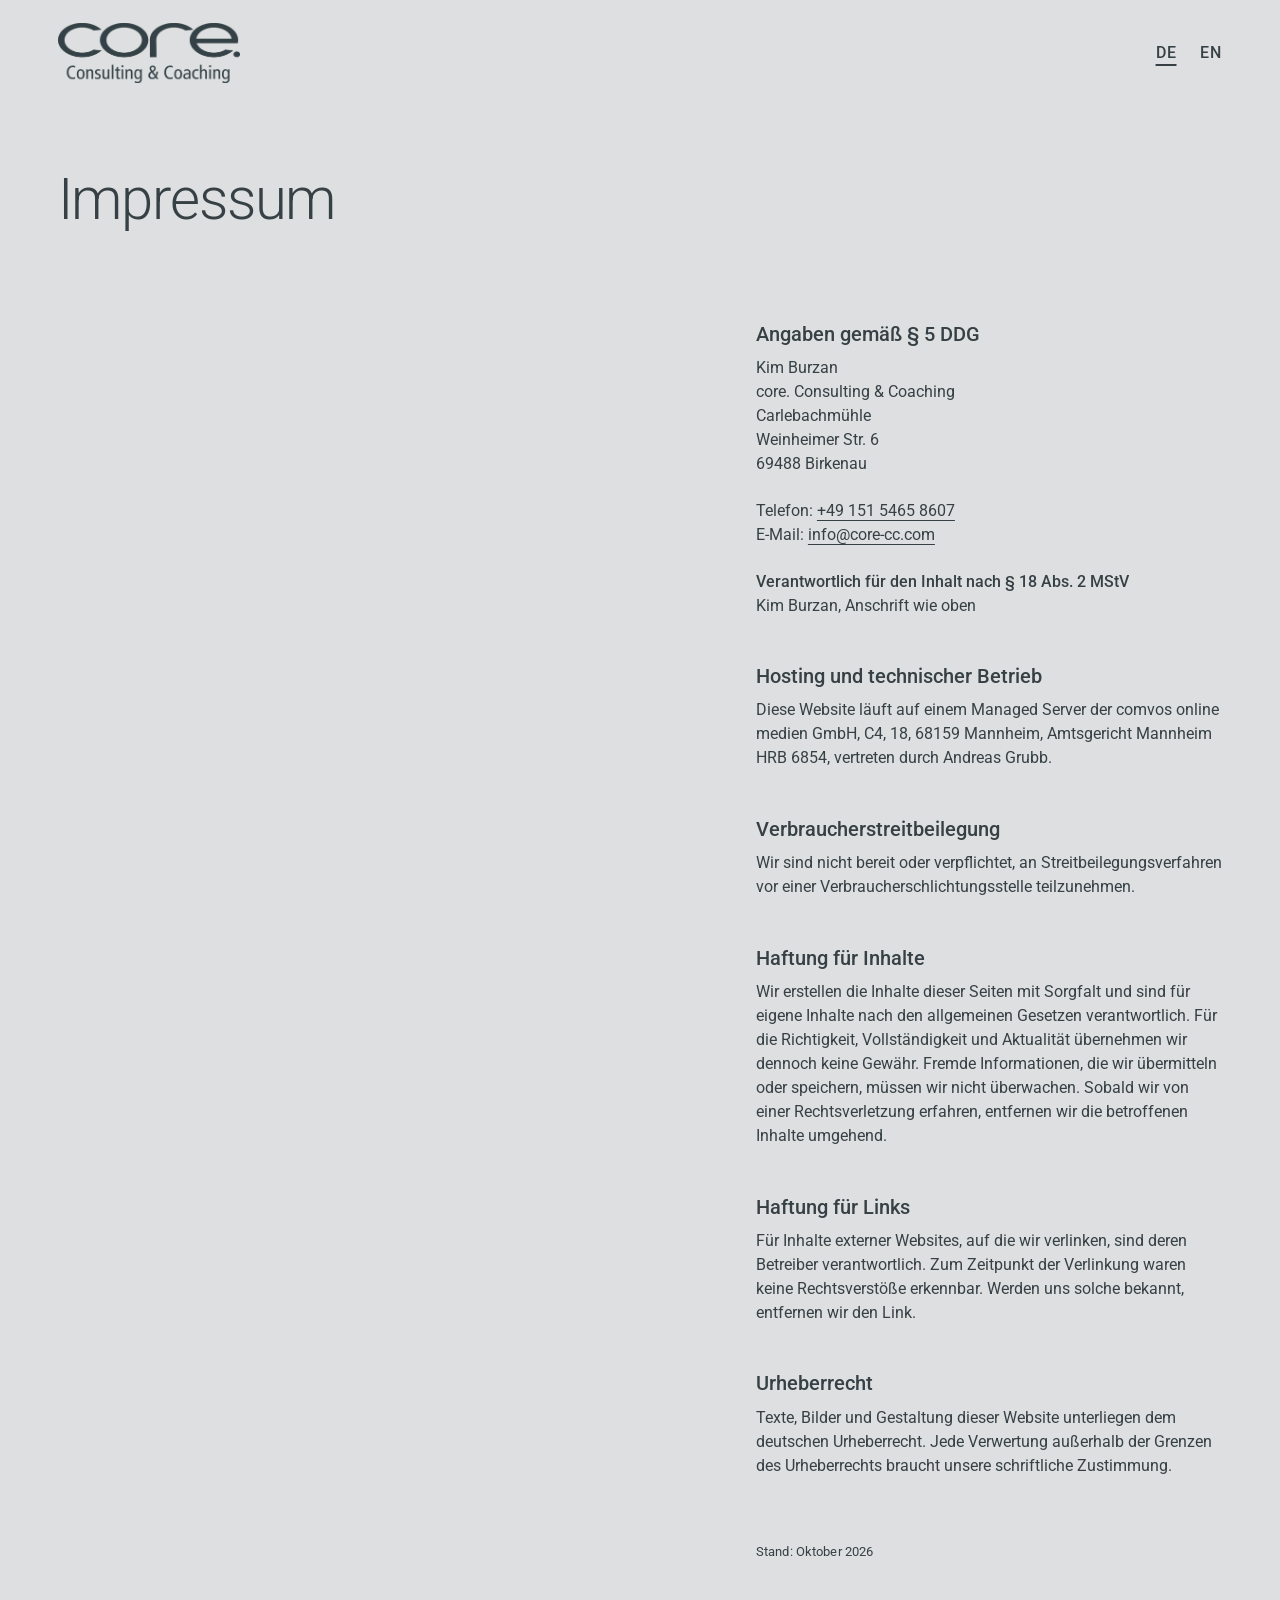
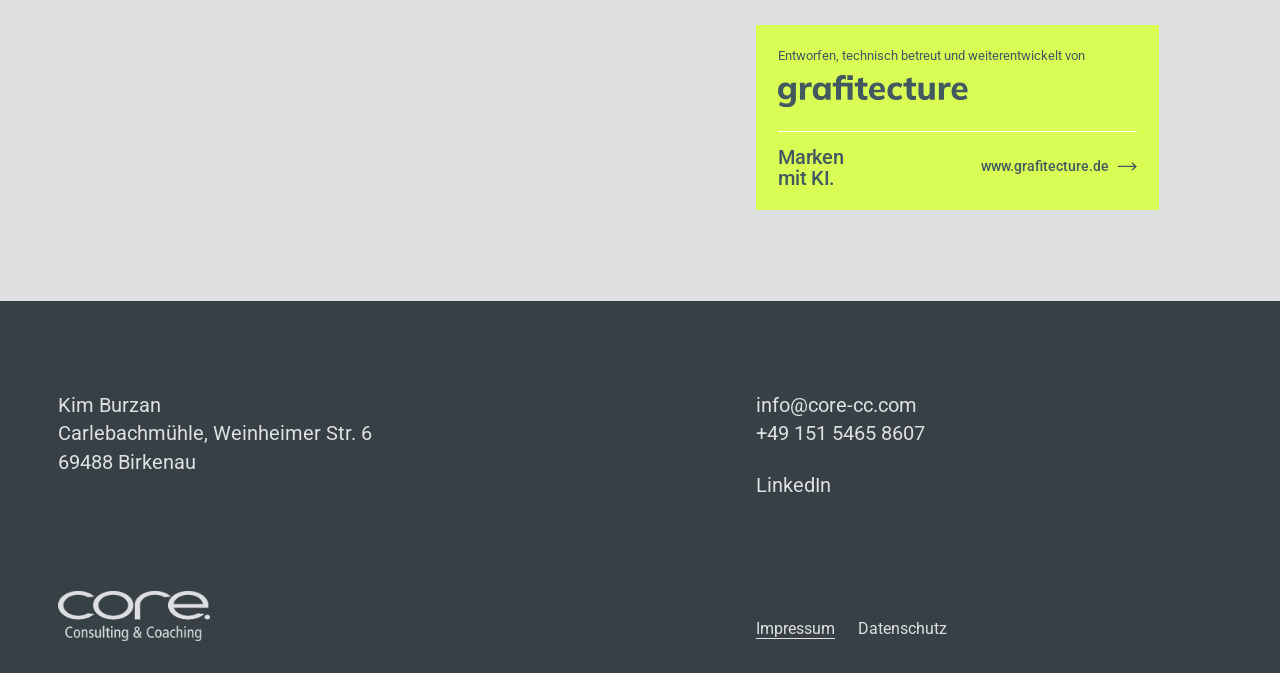
<file: impressum.html>
<!doctype html>
<html lang="de">
<head>
  <meta charset="utf-8">
  <meta name="viewport" content="width=device-width, initial-scale=1">
  <title>Impressum – core-cc</title>
  <meta name="description" content="Impressum von CORE. Consulting &amp; Coaching, Kim Burzan, Birkenau.">
  <link rel="canonical" href="https://www.core-cc.com/impressum.html">
  <link rel="alternate" hreflang="de" href="https://www.core-cc.com/impressum.html">
  <link rel="alternate" hreflang="en" href="https://www.core-cc.com/en/legal-notice.html">
  <link rel="alternate" hreflang="x-default" href="https://www.core-cc.com/impressum.html">
  <link rel="preload" href="/assets/fonts/roboto-latin-var.woff2" as="font" type="font/woff2" crossorigin>
  <link rel="stylesheet" href="/assets/css/style.css?v=7">
  <link rel="icon" href="/favicon.ico" sizes="48x48">
  <link rel="apple-touch-icon" href="/apple-touch-icon.png">
  <link rel="manifest" href="/site.webmanifest">
  <meta name="theme-color" content="#dddfe0">
  <meta property="og:type" content="website">
  <meta property="og:site_name" content="core. Consulting &amp; Coaching">
  <meta property="og:title" content="Impressum – core-cc">
  <meta property="og:description" content="Impressum von CORE. Consulting &amp; Coaching, Kim Burzan, Birkenau.">
  <meta property="og:url" content="https://www.core-cc.com/impressum.html">
  <meta property="og:image" content="https://www.core-cc.com/og-image.jpg">
  <meta property="og:image:width" content="1200">
  <meta property="og:image:height" content="630">
  <meta property="og:locale" content="de_DE">
  <meta property="og:locale:alternate" content="en_GB">
  <meta name="twitter:card" content="summary_large_image">
</head>
<body>
  <a class="skip-link" href="#main">Zum Inhalt springen</a>
  <header class="site-header">
    <a class="site-header__logo" href="/">
      <img src="/assets/img/logo-core.webp" width="768" height="255" alt="core. Consulting & Coaching – Startseite">
    </a>
    <nav class="lang" aria-label="Sprache">
      <a href="/impressum.html" hreflang="de" lang="de" aria-current="page">DE</a>
      <a href="/en/legal-notice.html" hreflang="en" lang="en">EN</a>
    </nav>
  </header>

  <main id="main" class="legal">
    <h1 class="legal__title">Impressum</h1>
    <div class="legal__body">
      <h2>Angaben gemäß §&nbsp;5 DDG</h2>
      <p>Kim Burzan<br>core. Consulting &amp; Coaching<br>Carlebachmühle<br>Weinheimer Str. 6<br>69488 Birkenau</p>
      <p>Telefon: <a href="tel:+4915154658607">+49 151 5465 8607</a><br>E-Mail: <a href="mailto:info@core-cc.com">info@core-cc.com</a></p>
      <h3>Verantwortlich für den Inhalt nach §&nbsp;18 Abs.&nbsp;2 MStV</h3>
      <p>Kim Burzan, Anschrift wie oben</p>

      <h2>Hosting und technischer Betrieb</h2>
      <p>Diese Website läuft auf einem Managed Server der comvos online medien GmbH, C4, 18, 68159 Mannheim, Amtsgericht Mannheim HRB 6854, vertreten durch Andreas Grubb.</p>

      <h2>Verbraucherstreitbeilegung</h2>
      <p>Wir sind nicht bereit oder verpflichtet, an Streitbeilegungsverfahren vor einer Verbraucherschlichtungsstelle teilzunehmen.</p>

      <h2>Haftung für Inhalte</h2>
      <p>Wir erstellen die Inhalte dieser Seiten mit Sorgfalt und sind für eigene Inhalte nach den allgemeinen Gesetzen verantwortlich. Für die Richtigkeit, Vollständigkeit und Aktualität übernehmen wir dennoch keine Gewähr. Fremde Informationen, die wir übermitteln oder speichern, müssen wir nicht überwachen. Sobald wir von einer Rechtsverletzung erfahren, entfernen wir die betroffenen Inhalte umgehend.</p>

      <h2>Haftung für Links</h2>
      <p>Für Inhalte externer Websites, auf die wir verlinken, sind deren Betreiber verantwortlich. Zum Zeitpunkt der Verlinkung waren keine Rechtsverstöße erkennbar. Werden uns solche bekannt, entfernen wir den Link.</p>

      <h2>Urheberrecht</h2>
      <p>Texte, Bilder und Gestaltung dieser Website unterliegen dem deutschen Urheberrecht. Jede Verwertung außerhalb der Grenzen des Urheberrechts braucht unsere schriftliche Zustimmung.</p>

      <p class="legal__note small">Stand: Oktober 2026</p>

      <!-- Grafitecture-Feld (de) · Kit v1.2 · ganz unten in Impressum und Datenschutz einfügen; CSS: grafitecture-credit.css -->
      <aside class="gt-credit" lang="de" aria-label="Über diese Website"><div class="gt-credit__in"><p class="gt-credit__by"><span class="gt-credit__lead">Entworfen, technisch betreut und weiterentwickelt von</span> <span class="gt-credit__logo"><svg xmlns="http://www.w3.org/2000/svg" viewBox="71 382.39 453.28 77.12" role="img" aria-label="Grafitecture" focusable="false"><title>Grafitecture</title><g fill="currentColor"><path d="M92.28,459.51c-3.84,0-7.31-.39-10.4-1.16-3.09-.77-5.81-1.93-8.16-3.48l2.4-8.64c1.44.96,3.01,1.75,4.72,2.36,1.71.61,3.45,1.08,5.24,1.4,1.79.32,3.53.48,5.24.48,3.57,0,6.24-.85,8-2.56,1.76-1.71,2.64-4.16,2.64-7.36v-8.4h.72c-.85,2.61-2.53,4.67-5.04,6.16-2.51,1.49-5.39,2.24-8.64,2.24-3.63,0-6.79-.81-9.48-2.44-2.69-1.63-4.79-3.96-6.28-7-1.49-3.04-2.24-6.61-2.24-10.72s.75-7.68,2.24-10.72c1.49-3.04,3.59-5.37,6.28-7,2.69-1.63,5.85-2.44,9.48-2.44,3.25,0,6.12.75,8.6,2.24,2.48,1.49,4.15,3.52,5,6.08l-.64-.32.8-7.12h11.68c-.21,1.71-.37,3.44-.48,5.2-.11,1.76-.16,3.52-.16,5.28v27.52c0,6.61-1.84,11.67-5.52,15.16-3.68,3.49-9.01,5.24-16,5.24ZM92.52,431.51c2.83,0,5.08-.96,6.76-2.88,1.68-1.92,2.52-4.67,2.52-8.24s-.84-6.32-2.52-8.24c-1.68-1.92-3.93-2.88-6.76-2.88s-5.16.96-6.84,2.88c-1.68,1.92-2.52,4.67-2.52,8.24s.84,6.32,2.52,8.24c1.68,1.92,3.96,2.88,6.84,2.88Z"/><path d="M123.56,441.59v-29.76c0-1.81-.04-3.63-.12-5.44-.08-1.81-.25-3.57-.52-5.28h11.68l1.44,11.68-1.92.08c.53-2.88,1.4-5.25,2.6-7.12,1.2-1.87,2.69-3.25,4.48-4.16,1.79-.91,3.8-1.36,6.04-1.36,1.12,0,1.96.04,2.52.12.56.08,1.16.25,1.8.52l-.16,10.56c-1.12-.48-2.07-.79-2.84-.92-.77-.13-1.72-.2-2.84-.2-2.24,0-4.12.43-5.64,1.28-1.52.85-2.61,2.12-3.28,3.8-.67,1.68-1,3.67-1,5.96v20.24h-12.24Z"/><path d="M171.88,442.38c-3.52,0-6.63-.83-9.32-2.48-2.69-1.65-4.77-4.08-6.24-7.28-1.47-3.2-2.2-6.99-2.2-11.36s.75-8.13,2.24-11.28c1.49-3.15,3.57-5.56,6.24-7.24,2.67-1.68,5.76-2.52,9.28-2.52,3.25,0,6.17.8,8.76,2.4,2.59,1.6,4.31,3.71,5.16,6.32h-.96l.96-7.84h11.6c-.21,1.71-.37,3.44-.48,5.2-.11,1.76-.16,3.52-.16,5.28v30h-12l-.08-7.6h.96c-.85,2.56-2.56,4.6-5.12,6.12s-5.44,2.28-8.64,2.28ZM175.56,433.34c2.77,0,5.01-.97,6.72-2.92,1.71-1.95,2.56-5,2.56-9.16s-.85-7.13-2.56-9.08c-1.71-1.95-3.95-2.92-6.72-2.92s-5.01.97-6.72,2.92c-1.71,1.95-2.56,4.97-2.56,9.08s.84,7.21,2.52,9.16c1.68,1.95,3.93,2.92,6.76,2.92Z"/><path d="M209.72,441.59v-31.6h-7.68v-8.88h11.12l-3.44,3.04v-5.84c0-5.23,1.36-9.19,4.08-11.88,2.72-2.69,6.67-4.04,11.84-4.04,1.23,0,2.56.08,4,.24s2.69.45,3.76.88v9.36c-.8-.27-1.67-.47-2.6-.6-.93-.13-1.88-.2-2.84-.2-1.81,0-3.31.49-4.48,1.48-1.17.99-1.76,2.73-1.76,5.24v4.24l-1.76-1.92h29.44v40.48h-12.08v-31.6h-15.52v31.6h-12.08ZM236.92,394.38v-11.28h13.04v11.28h-13.04Z"/><path d="M278.28,442.38c-5.28,0-9.25-1.31-11.92-3.92-2.67-2.61-4-6.59-4-11.92v-16.56h-7.68v-8.88h7.68v-10l12.08-2.96v12.96h10.4v8.88h-10.4v16c0,2.56.53,4.32,1.6,5.28,1.07.96,2.45,1.44,4.16,1.44.96,0,1.79-.08,2.48-.24.69-.16,1.39-.37,2.08-.64v9.44c-1.01.43-2.08.72-3.2.88-1.12.16-2.21.24-3.28.24Z"/><path d="M311,442.38c-7.04,0-12.53-1.88-16.48-5.64-3.95-3.76-5.92-8.92-5.92-15.48,0-4.16.84-7.81,2.52-10.96,1.68-3.15,4.03-5.61,7.04-7.4,3.01-1.79,6.55-2.68,10.6-2.68s7.4.85,10.04,2.56c2.64,1.71,4.65,4.09,6.04,7.16,1.38,3.07,2.08,6.63,2.08,10.68v2.8h-28.4v-5.92h19.68l-1.36,1.12c0-3.41-.7-5.99-2.08-7.72-1.39-1.73-3.36-2.6-5.92-2.6-2.88,0-5.08,1.04-6.6,3.12s-2.28,5.07-2.28,8.96v1.2c0,4,.99,6.96,2.96,8.88s4.77,2.88,8.4,2.88c2.24,0,4.33-.28,6.28-.84,1.95-.56,3.8-1.45,5.56-2.68l3.28,8c-1.92,1.44-4.21,2.56-6.88,3.36-2.67.8-5.52,1.2-8.56,1.2Z"/><path d="M354.12,442.38c-4.27,0-8.04-.84-11.32-2.52-3.28-1.68-5.8-4.12-7.56-7.32-1.76-3.2-2.64-6.99-2.64-11.36s.89-8.13,2.68-11.28c1.79-3.15,4.29-5.55,7.52-7.2,3.23-1.65,7-2.48,11.32-2.48,2.72,0,5.39.39,8,1.16,2.61.77,4.69,1.91,6.24,3.4l-3.44,8.32c-1.33-1.17-2.87-2.08-4.6-2.72-1.73-.64-3.43-.96-5.08-.96-3.25,0-5.79,1-7.6,3-1.81,2-2.72,4.92-2.72,8.76s.91,6.8,2.72,8.88c1.81,2.08,4.35,3.12,7.6,3.12,1.65,0,3.33-.32,5.04-.96,1.71-.64,3.25-1.55,4.64-2.72l3.44,8.32c-1.6,1.44-3.71,2.56-6.32,3.36-2.61.8-5.25,1.2-7.92,1.2Z"/><path d="M394.52,442.38c-5.28,0-9.25-1.31-11.92-3.92-2.67-2.61-4-6.59-4-11.92v-16.56h-7.68v-8.88h7.68v-10l12.08-2.96v12.96h10.4v8.88h-10.4v16c0,2.56.53,4.32,1.6,5.28,1.07.96,2.45,1.44,4.16,1.44.96,0,1.79-.08,2.48-.24.69-.16,1.39-.37,2.08-.64v9.44c-1.01.43-2.08.72-3.2.88s-2.21.24-3.28.24Z"/><path d="M421.95,442.38c-5.07,0-8.84-1.39-11.32-4.16-2.48-2.77-3.72-7.01-3.72-12.72v-24.4h12.08v24.32c0,2.61.55,4.53,1.64,5.76,1.09,1.23,2.71,1.84,4.84,1.84,2.4,0,4.39-.84,5.96-2.52,1.57-1.68,2.36-3.91,2.36-6.68v-22.72h12.08v40.48h-11.84v-7.76h1.28c-1.28,2.77-3.05,4.89-5.32,6.36-2.27,1.47-4.95,2.2-8.04,2.2Z"/><path d="M455.72,441.59v-29.76c0-1.81-.04-3.63-.12-5.44-.08-1.81-.25-3.57-.52-5.28h11.68l1.44,11.68-1.92.08c.53-2.88,1.4-5.25,2.6-7.12,1.2-1.87,2.69-3.25,4.48-4.16,1.79-.91,3.8-1.36,6.04-1.36,1.12,0,1.96.04,2.52.12.56.08,1.16.25,1.8.52l-.16,10.56c-1.12-.48-2.07-.79-2.84-.92-.77-.13-1.72-.2-2.84-.2-2.24,0-4.12.43-5.64,1.28-1.52.85-2.61,2.12-3.28,3.8-.67,1.68-1,3.67-1,5.96v20.24h-12.24Z"/><path d="M508.36,442.38c-7.04,0-12.53-1.88-16.48-5.64-3.95-3.76-5.92-8.92-5.92-15.48,0-4.16.84-7.81,2.52-10.96,1.68-3.15,4.03-5.61,7.04-7.4,3.01-1.79,6.55-2.68,10.6-2.68s7.4.85,10.04,2.56c2.64,1.71,4.65,4.09,6.04,7.16,1.39,3.07,2.08,6.63,2.08,10.68v2.8h-28.4v-5.92h19.68l-1.36,1.12c0-3.41-.69-5.99-2.08-7.72-1.39-1.73-3.36-2.6-5.92-2.6-2.88,0-5.08,1.04-6.6,3.12-1.52,2.08-2.28,5.07-2.28,8.96v1.2c0,4,.99,6.96,2.96,8.88,1.97,1.92,4.77,2.88,8.4,2.88,2.24,0,4.33-.28,6.28-.84,1.95-.56,3.8-1.45,5.56-2.68l3.28,8c-1.92,1.44-4.21,2.56-6.88,3.36-2.67.8-5.52,1.2-8.56,1.2Z"/></g></svg></span></p><div class="gt-credit__foot"><p class="gt-credit__claim">Marken<br>mit KI.</p><p class="gt-credit__go"><a class="gt-credit__link" href="https://www.grafitecture.de/" target="_blank" rel="noopener"><span>www.grafitecture.de</span><span class="gt-credit__sr"> (öffnet in neuem Fenster)</span><svg class="gt-credit__arrow" viewBox="0 0 22 10" aria-hidden="true" focusable="false"><path d="M0 5h20.5M16 .8 20.5 5 16 9.2" fill="none" stroke="currentColor" stroke-width="1.5"/></svg></a></p></div></div></aside>
    </div>
  </main>

  <footer id="kontakt" class="site-footer">
    <div class="site-footer__inner">
      <h2 class="visually-hidden">Kontakt</h2>
      <address class="contact">
        <p class="contact__address">Kim Burzan<br>Carlebachmühle, Weinheimer Str. 6<br>69488 Birkenau</p>
        <p class="contact__direct"><a href="mailto:info@core-cc.com">info@core-cc.com</a><br><a href="tel:+4915154658607">+49 151 5465 8607</a></p>
        <p class="contact__social"><a href="https://www.linkedin.com/in/kim-natascha-burzan/">LinkedIn</a></p>
      </address>
      <div class="site-footer__base">
        <a class="site-footer__logo" href="/">
      <img src="/assets/img/logo-core-light.webp" width="768" height="255" alt="core. Consulting & Coaching – Startseite" loading="lazy">
        </a>
        <nav class="legal-nav" aria-label="Rechtliches">
      <a href="/impressum.html" aria-current="page">Impressum</a>
      <a href="/datenschutz.html">Datenschutz</a>
        </nav>
      </div>
    </div>
  </footer>
</body>
</html>
</file>
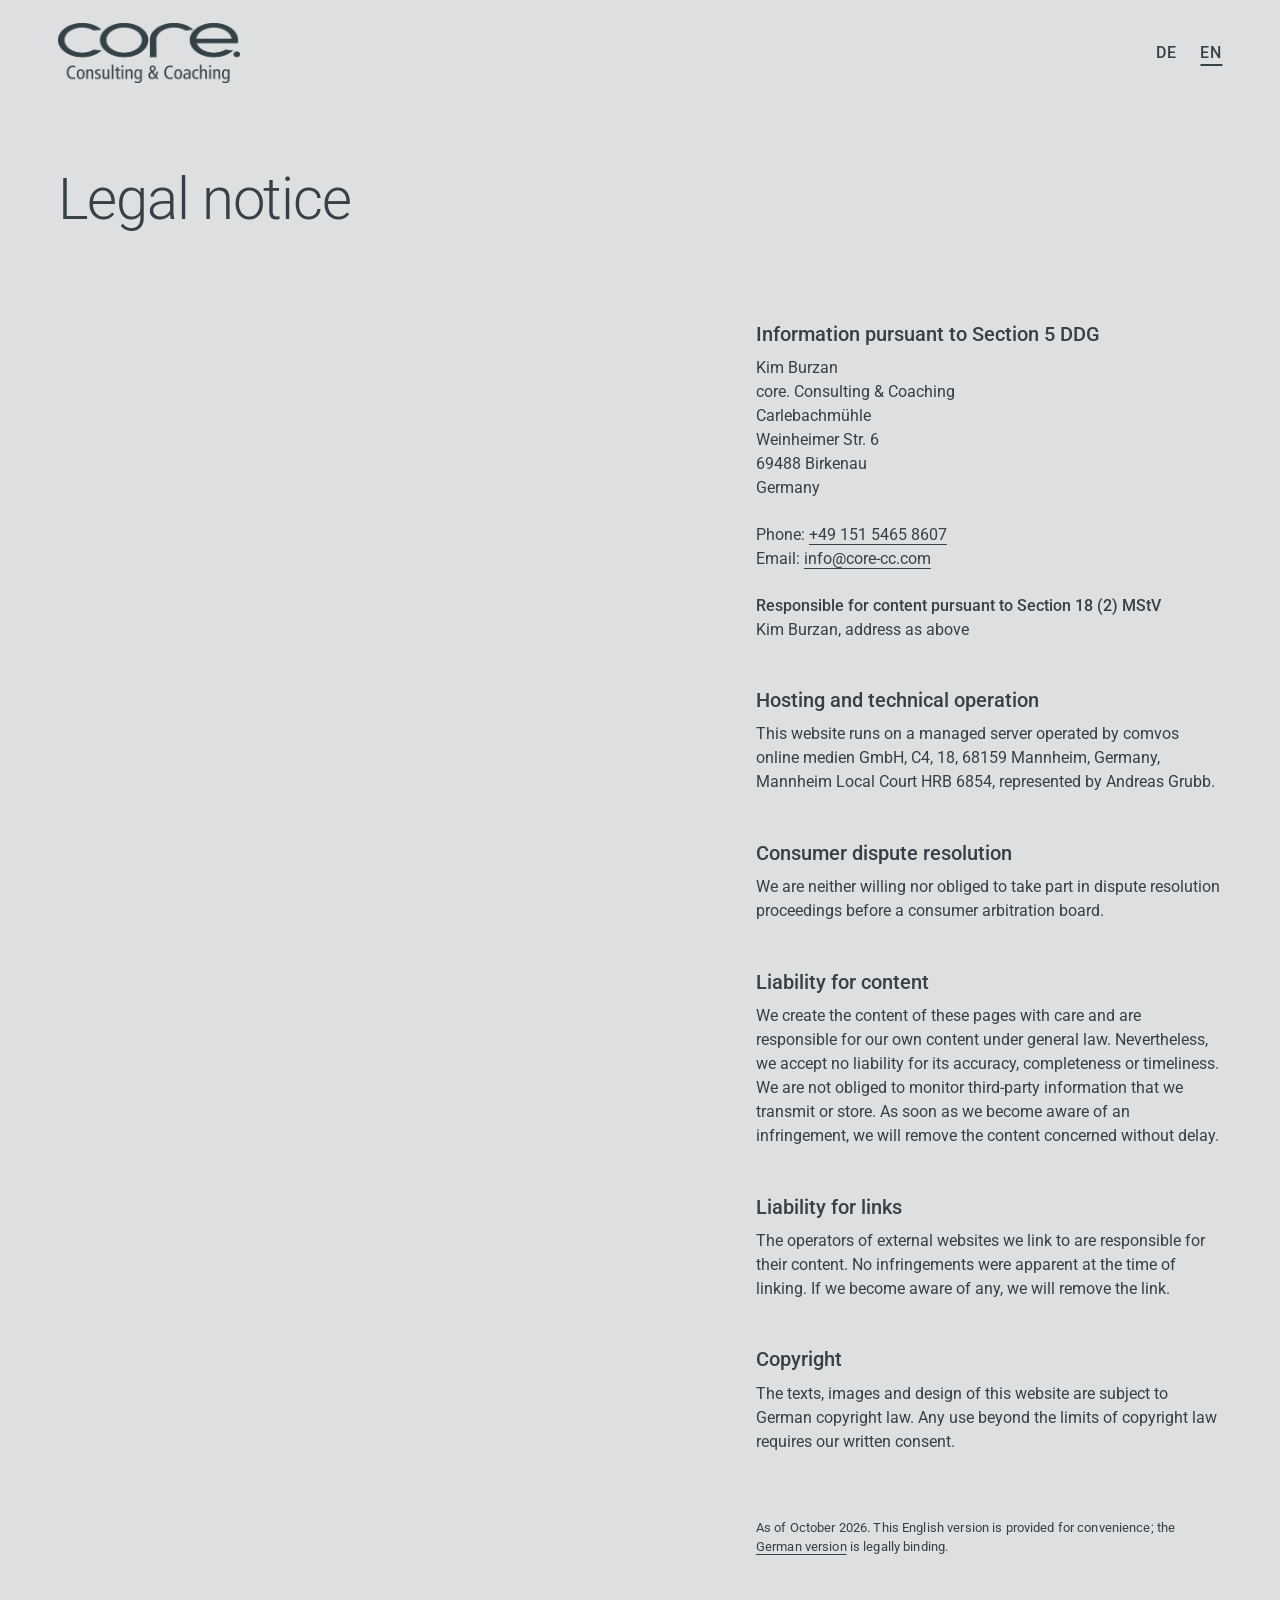
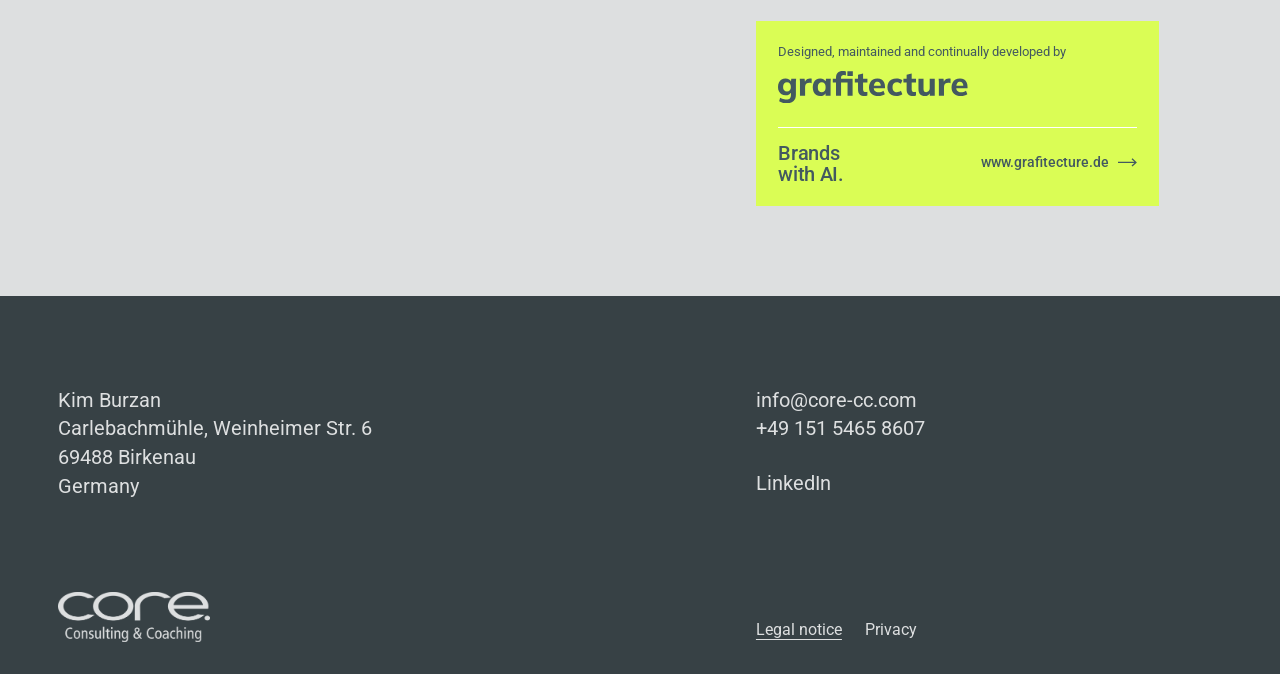
<file: en/legal-notice.html>
<!doctype html>
<html lang="en">
<head>
  <meta charset="utf-8">
  <meta name="viewport" content="width=device-width, initial-scale=1">
  <title>Legal notice – core-cc</title>
  <meta name="description" content="Legal notice of CORE. Consulting &amp; Coaching, Kim Burzan, Birkenau, Germany.">
  <link rel="canonical" href="https://www.core-cc.com/en/legal-notice.html">
  <link rel="alternate" hreflang="de" href="https://www.core-cc.com/impressum.html">
  <link rel="alternate" hreflang="en" href="https://www.core-cc.com/en/legal-notice.html">
  <link rel="alternate" hreflang="x-default" href="https://www.core-cc.com/impressum.html">
  <link rel="preload" href="/assets/fonts/roboto-latin-var.woff2" as="font" type="font/woff2" crossorigin>
  <link rel="stylesheet" href="/assets/css/style.css?v=7">
  <link rel="icon" href="/favicon.ico" sizes="48x48">
  <link rel="apple-touch-icon" href="/apple-touch-icon.png">
  <link rel="manifest" href="/site.webmanifest">
  <meta name="theme-color" content="#dddfe0">
  <meta property="og:type" content="website">
  <meta property="og:site_name" content="core. Consulting &amp; Coaching">
  <meta property="og:title" content="Legal notice – core-cc">
  <meta property="og:description" content="Legal notice of CORE. Consulting &amp; Coaching, Kim Burzan, Birkenau, Germany.">
  <meta property="og:url" content="https://www.core-cc.com/en/legal-notice.html">
  <meta property="og:image" content="https://www.core-cc.com/og-image-en.jpg">
  <meta property="og:image:width" content="1200">
  <meta property="og:image:height" content="630">
  <meta property="og:locale" content="en_GB">
  <meta property="og:locale:alternate" content="de_DE">
  <meta name="twitter:card" content="summary_large_image">
</head>
<body>
  <a class="skip-link" href="#main">Skip to content</a>
  <header class="site-header">
    <a class="site-header__logo" href="/en/">
      <img src="/assets/img/logo-core.webp" width="768" height="255" alt="core. Consulting & Coaching – home">
    </a>
    <nav class="lang" aria-label="Language">
      <a href="/impressum.html" hreflang="de" lang="de">DE</a>
      <a href="/en/legal-notice.html" hreflang="en" lang="en" aria-current="page">EN</a>
    </nav>
  </header>

  <main id="main" class="legal">
    <h1 class="legal__title">Legal notice</h1>
    <div class="legal__body">
      <h2>Information pursuant to Section&nbsp;5 DDG</h2>
      <p>Kim Burzan<br>core. Consulting &amp; Coaching<br>Carlebachmühle<br>Weinheimer Str. 6<br>69488 Birkenau<br>Germany</p>
      <p>Phone: <a href="tel:+4915154658607">+49 151 5465 8607</a><br>Email: <a href="mailto:info@core-cc.com">info@core-cc.com</a></p>
      <h3>Responsible for content pursuant to Section&nbsp;18&nbsp;(2) MStV</h3>
      <p>Kim Burzan, address as above</p>

      <h2>Hosting and technical operation</h2>
      <p>This website runs on a managed server operated by comvos online medien GmbH, C4, 18, 68159 Mannheim, Germany, Mannheim Local Court HRB 6854, represented by Andreas Grubb.</p>

      <h2>Consumer dispute resolution</h2>
      <p>We are neither willing nor obliged to take part in dispute resolution proceedings before a consumer arbitration board.</p>

      <h2>Liability for content</h2>
      <p>We create the content of these pages with care and are responsible for our own content under general law. Nevertheless, we accept no liability for its accuracy, completeness or timeliness. We are not obliged to monitor third-party information that we transmit or store. As soon as we become aware of an infringement, we will remove the content concerned without delay.</p>

      <h2>Liability for links</h2>
      <p>The operators of external websites we link to are responsible for their content. No infringements were apparent at the time of linking. If we become aware of any, we will remove the link.</p>

      <h2>Copyright</h2>
      <p>The texts, images and design of this website are subject to German copyright law. Any use beyond the limits of copyright law requires our written consent.</p>

      <p class="legal__note small">As of October 2026. This English version is provided for convenience; the <a href="/impressum.html" hreflang="de" lang="de">German version</a> is legally binding.</p>

      <!-- Grafitecture-Feld (en) · Kit v1.2 · ganz unten in Impressum und Datenschutz einfügen; CSS: grafitecture-credit.css -->
      <aside class="gt-credit" lang="en" aria-label="About this website"><div class="gt-credit__in"><p class="gt-credit__by"><span class="gt-credit__lead">Designed, maintained and continually developed by</span> <span class="gt-credit__logo"><svg xmlns="http://www.w3.org/2000/svg" viewBox="71 382.39 453.28 77.12" role="img" aria-label="Grafitecture" focusable="false"><title>Grafitecture</title><g fill="currentColor"><path d="M92.28,459.51c-3.84,0-7.31-.39-10.4-1.16-3.09-.77-5.81-1.93-8.16-3.48l2.4-8.64c1.44.96,3.01,1.75,4.72,2.36,1.71.61,3.45,1.08,5.24,1.4,1.79.32,3.53.48,5.24.48,3.57,0,6.24-.85,8-2.56,1.76-1.71,2.64-4.16,2.64-7.36v-8.4h.72c-.85,2.61-2.53,4.67-5.04,6.16-2.51,1.49-5.39,2.24-8.64,2.24-3.63,0-6.79-.81-9.48-2.44-2.69-1.63-4.79-3.96-6.28-7-1.49-3.04-2.24-6.61-2.24-10.72s.75-7.68,2.24-10.72c1.49-3.04,3.59-5.37,6.28-7,2.69-1.63,5.85-2.44,9.48-2.44,3.25,0,6.12.75,8.6,2.24,2.48,1.49,4.15,3.52,5,6.08l-.64-.32.8-7.12h11.68c-.21,1.71-.37,3.44-.48,5.2-.11,1.76-.16,3.52-.16,5.28v27.52c0,6.61-1.84,11.67-5.52,15.16-3.68,3.49-9.01,5.24-16,5.24ZM92.52,431.51c2.83,0,5.08-.96,6.76-2.88,1.68-1.92,2.52-4.67,2.52-8.24s-.84-6.32-2.52-8.24c-1.68-1.92-3.93-2.88-6.76-2.88s-5.16.96-6.84,2.88c-1.68,1.92-2.52,4.67-2.52,8.24s.84,6.32,2.52,8.24c1.68,1.92,3.96,2.88,6.84,2.88Z"/><path d="M123.56,441.59v-29.76c0-1.81-.04-3.63-.12-5.44-.08-1.81-.25-3.57-.52-5.28h11.68l1.44,11.68-1.92.08c.53-2.88,1.4-5.25,2.6-7.12,1.2-1.87,2.69-3.25,4.48-4.16,1.79-.91,3.8-1.36,6.04-1.36,1.12,0,1.96.04,2.52.12.56.08,1.16.25,1.8.52l-.16,10.56c-1.12-.48-2.07-.79-2.84-.92-.77-.13-1.72-.2-2.84-.2-2.24,0-4.12.43-5.64,1.28-1.52.85-2.61,2.12-3.28,3.8-.67,1.68-1,3.67-1,5.96v20.24h-12.24Z"/><path d="M171.88,442.38c-3.52,0-6.63-.83-9.32-2.48-2.69-1.65-4.77-4.08-6.24-7.28-1.47-3.2-2.2-6.99-2.2-11.36s.75-8.13,2.24-11.28c1.49-3.15,3.57-5.56,6.24-7.24,2.67-1.68,5.76-2.52,9.28-2.52,3.25,0,6.17.8,8.76,2.4,2.59,1.6,4.31,3.71,5.16,6.32h-.96l.96-7.84h11.6c-.21,1.71-.37,3.44-.48,5.2-.11,1.76-.16,3.52-.16,5.28v30h-12l-.08-7.6h.96c-.85,2.56-2.56,4.6-5.12,6.12s-5.44,2.28-8.64,2.28ZM175.56,433.34c2.77,0,5.01-.97,6.72-2.92,1.71-1.95,2.56-5,2.56-9.16s-.85-7.13-2.56-9.08c-1.71-1.95-3.95-2.92-6.72-2.92s-5.01.97-6.72,2.92c-1.71,1.95-2.56,4.97-2.56,9.08s.84,7.21,2.52,9.16c1.68,1.95,3.93,2.92,6.76,2.92Z"/><path d="M209.72,441.59v-31.6h-7.68v-8.88h11.12l-3.44,3.04v-5.84c0-5.23,1.36-9.19,4.08-11.88,2.72-2.69,6.67-4.04,11.84-4.04,1.23,0,2.56.08,4,.24s2.69.45,3.76.88v9.36c-.8-.27-1.67-.47-2.6-.6-.93-.13-1.88-.2-2.84-.2-1.81,0-3.31.49-4.48,1.48-1.17.99-1.76,2.73-1.76,5.24v4.24l-1.76-1.92h29.44v40.48h-12.08v-31.6h-15.52v31.6h-12.08ZM236.92,394.38v-11.28h13.04v11.28h-13.04Z"/><path d="M278.28,442.38c-5.28,0-9.25-1.31-11.92-3.92-2.67-2.61-4-6.59-4-11.92v-16.56h-7.68v-8.88h7.68v-10l12.08-2.96v12.96h10.4v8.88h-10.4v16c0,2.56.53,4.32,1.6,5.28,1.07.96,2.45,1.44,4.16,1.44.96,0,1.79-.08,2.48-.24.69-.16,1.39-.37,2.08-.64v9.44c-1.01.43-2.08.72-3.2.88-1.12.16-2.21.24-3.28.24Z"/><path d="M311,442.38c-7.04,0-12.53-1.88-16.48-5.64-3.95-3.76-5.92-8.92-5.92-15.48,0-4.16.84-7.81,2.52-10.96,1.68-3.15,4.03-5.61,7.04-7.4,3.01-1.79,6.55-2.68,10.6-2.68s7.4.85,10.04,2.56c2.64,1.71,4.65,4.09,6.04,7.16,1.38,3.07,2.08,6.63,2.08,10.68v2.8h-28.4v-5.92h19.68l-1.36,1.12c0-3.41-.7-5.99-2.08-7.72-1.39-1.73-3.36-2.6-5.92-2.6-2.88,0-5.08,1.04-6.6,3.12s-2.28,5.07-2.28,8.96v1.2c0,4,.99,6.96,2.96,8.88s4.77,2.88,8.4,2.88c2.24,0,4.33-.28,6.28-.84,1.95-.56,3.8-1.45,5.56-2.68l3.28,8c-1.92,1.44-4.21,2.56-6.88,3.36-2.67.8-5.52,1.2-8.56,1.2Z"/><path d="M354.12,442.38c-4.27,0-8.04-.84-11.32-2.52-3.28-1.68-5.8-4.12-7.56-7.32-1.76-3.2-2.64-6.99-2.64-11.36s.89-8.13,2.68-11.28c1.79-3.15,4.29-5.55,7.52-7.2,3.23-1.65,7-2.48,11.32-2.48,2.72,0,5.39.39,8,1.16,2.61.77,4.69,1.91,6.24,3.4l-3.44,8.32c-1.33-1.17-2.87-2.08-4.6-2.72-1.73-.64-3.43-.96-5.08-.96-3.25,0-5.79,1-7.6,3-1.81,2-2.72,4.92-2.72,8.76s.91,6.8,2.72,8.88c1.81,2.08,4.35,3.12,7.6,3.12,1.65,0,3.33-.32,5.04-.96,1.71-.64,3.25-1.55,4.64-2.72l3.44,8.32c-1.6,1.44-3.71,2.56-6.32,3.36-2.61.8-5.25,1.2-7.92,1.2Z"/><path d="M394.52,442.38c-5.28,0-9.25-1.31-11.92-3.92-2.67-2.61-4-6.59-4-11.92v-16.56h-7.68v-8.88h7.68v-10l12.08-2.96v12.96h10.4v8.88h-10.4v16c0,2.56.53,4.32,1.6,5.28,1.07.96,2.45,1.44,4.16,1.44.96,0,1.79-.08,2.48-.24.69-.16,1.39-.37,2.08-.64v9.44c-1.01.43-2.08.72-3.2.88s-2.21.24-3.28.24Z"/><path d="M421.95,442.38c-5.07,0-8.84-1.39-11.32-4.16-2.48-2.77-3.72-7.01-3.72-12.72v-24.4h12.08v24.32c0,2.61.55,4.53,1.64,5.76,1.09,1.23,2.71,1.84,4.84,1.84,2.4,0,4.39-.84,5.96-2.52,1.57-1.68,2.36-3.91,2.36-6.68v-22.72h12.08v40.48h-11.84v-7.76h1.28c-1.28,2.77-3.05,4.89-5.32,6.36-2.27,1.47-4.95,2.2-8.04,2.2Z"/><path d="M455.72,441.59v-29.76c0-1.81-.04-3.63-.12-5.44-.08-1.81-.25-3.57-.52-5.28h11.68l1.44,11.68-1.92.08c.53-2.88,1.4-5.25,2.6-7.12,1.2-1.87,2.69-3.25,4.48-4.16,1.79-.91,3.8-1.36,6.04-1.36,1.12,0,1.96.04,2.52.12.56.08,1.16.25,1.8.52l-.16,10.56c-1.12-.48-2.07-.79-2.84-.92-.77-.13-1.72-.2-2.84-.2-2.24,0-4.12.43-5.64,1.28-1.52.85-2.61,2.12-3.28,3.8-.67,1.68-1,3.67-1,5.96v20.24h-12.24Z"/><path d="M508.36,442.38c-7.04,0-12.53-1.88-16.48-5.64-3.95-3.76-5.92-8.92-5.92-15.48,0-4.16.84-7.81,2.52-10.96,1.68-3.15,4.03-5.61,7.04-7.4,3.01-1.79,6.55-2.68,10.6-2.68s7.4.85,10.04,2.56c2.64,1.71,4.65,4.09,6.04,7.16,1.39,3.07,2.08,6.63,2.08,10.68v2.8h-28.4v-5.92h19.68l-1.36,1.12c0-3.41-.69-5.99-2.08-7.72-1.39-1.73-3.36-2.6-5.92-2.6-2.88,0-5.08,1.04-6.6,3.12-1.52,2.08-2.28,5.07-2.28,8.96v1.2c0,4,.99,6.96,2.96,8.88,1.97,1.92,4.77,2.88,8.4,2.88,2.24,0,4.33-.28,6.28-.84,1.95-.56,3.8-1.45,5.56-2.68l3.28,8c-1.92,1.44-4.21,2.56-6.88,3.36-2.67.8-5.52,1.2-8.56,1.2Z"/></g></svg></span></p><div class="gt-credit__foot"><p class="gt-credit__claim">Brands<br>with AI.</p><p class="gt-credit__go"><a class="gt-credit__link" href="https://www.grafitecture.de/" target="_blank" rel="noopener"><span>www.grafitecture.de</span><span class="gt-credit__sr"> (opens in a new window)</span><svg class="gt-credit__arrow" viewBox="0 0 22 10" aria-hidden="true" focusable="false"><path d="M0 5h20.5M16 .8 20.5 5 16 9.2" fill="none" stroke="currentColor" stroke-width="1.5"/></svg></a></p></div></div></aside>
    </div>
  </main>

  <footer id="contact" class="site-footer">
    <div class="site-footer__inner">
      <h2 class="visually-hidden">Contact</h2>
      <address class="contact">
        <p class="contact__address">Kim Burzan<br>Carlebachmühle, Weinheimer Str. 6<br>69488 Birkenau<br>Germany</p>
        <p class="contact__direct"><a href="mailto:info@core-cc.com">info@core-cc.com</a><br><a href="tel:+4915154658607">+49 151 5465 8607</a></p>
        <p class="contact__social"><a href="https://www.linkedin.com/in/kim-natascha-burzan/">LinkedIn</a></p>
      </address>
      <div class="site-footer__base">
        <a class="site-footer__logo" href="/en/">
      <img src="/assets/img/logo-core-light.webp" width="768" height="255" alt="core. Consulting & Coaching – home" loading="lazy">
        </a>
        <nav class="legal-nav" aria-label="Legal">
      <a href="/en/legal-notice.html" aria-current="page">Legal notice</a>
      <a href="/en/privacy.html">Privacy</a>
        </nav>
      </div>
    </div>
  </footer>
</body>
</html>
</file>
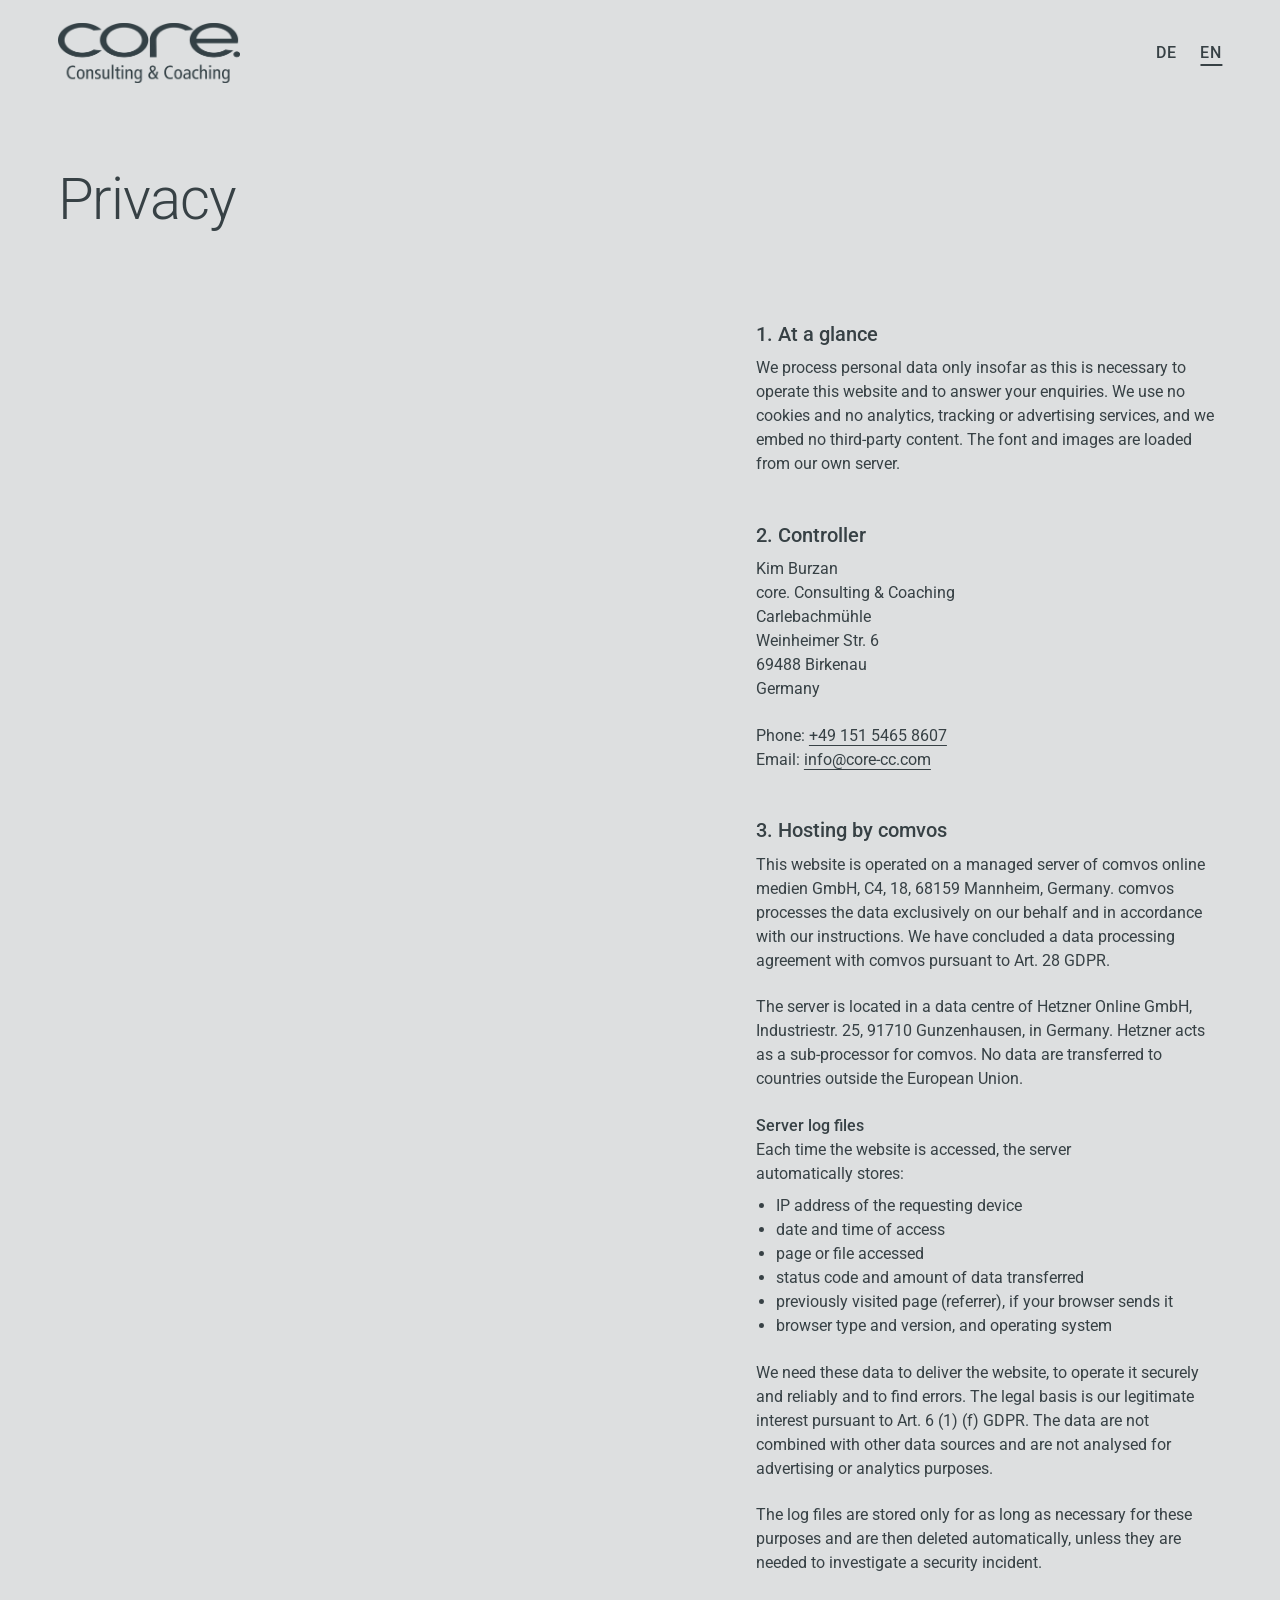
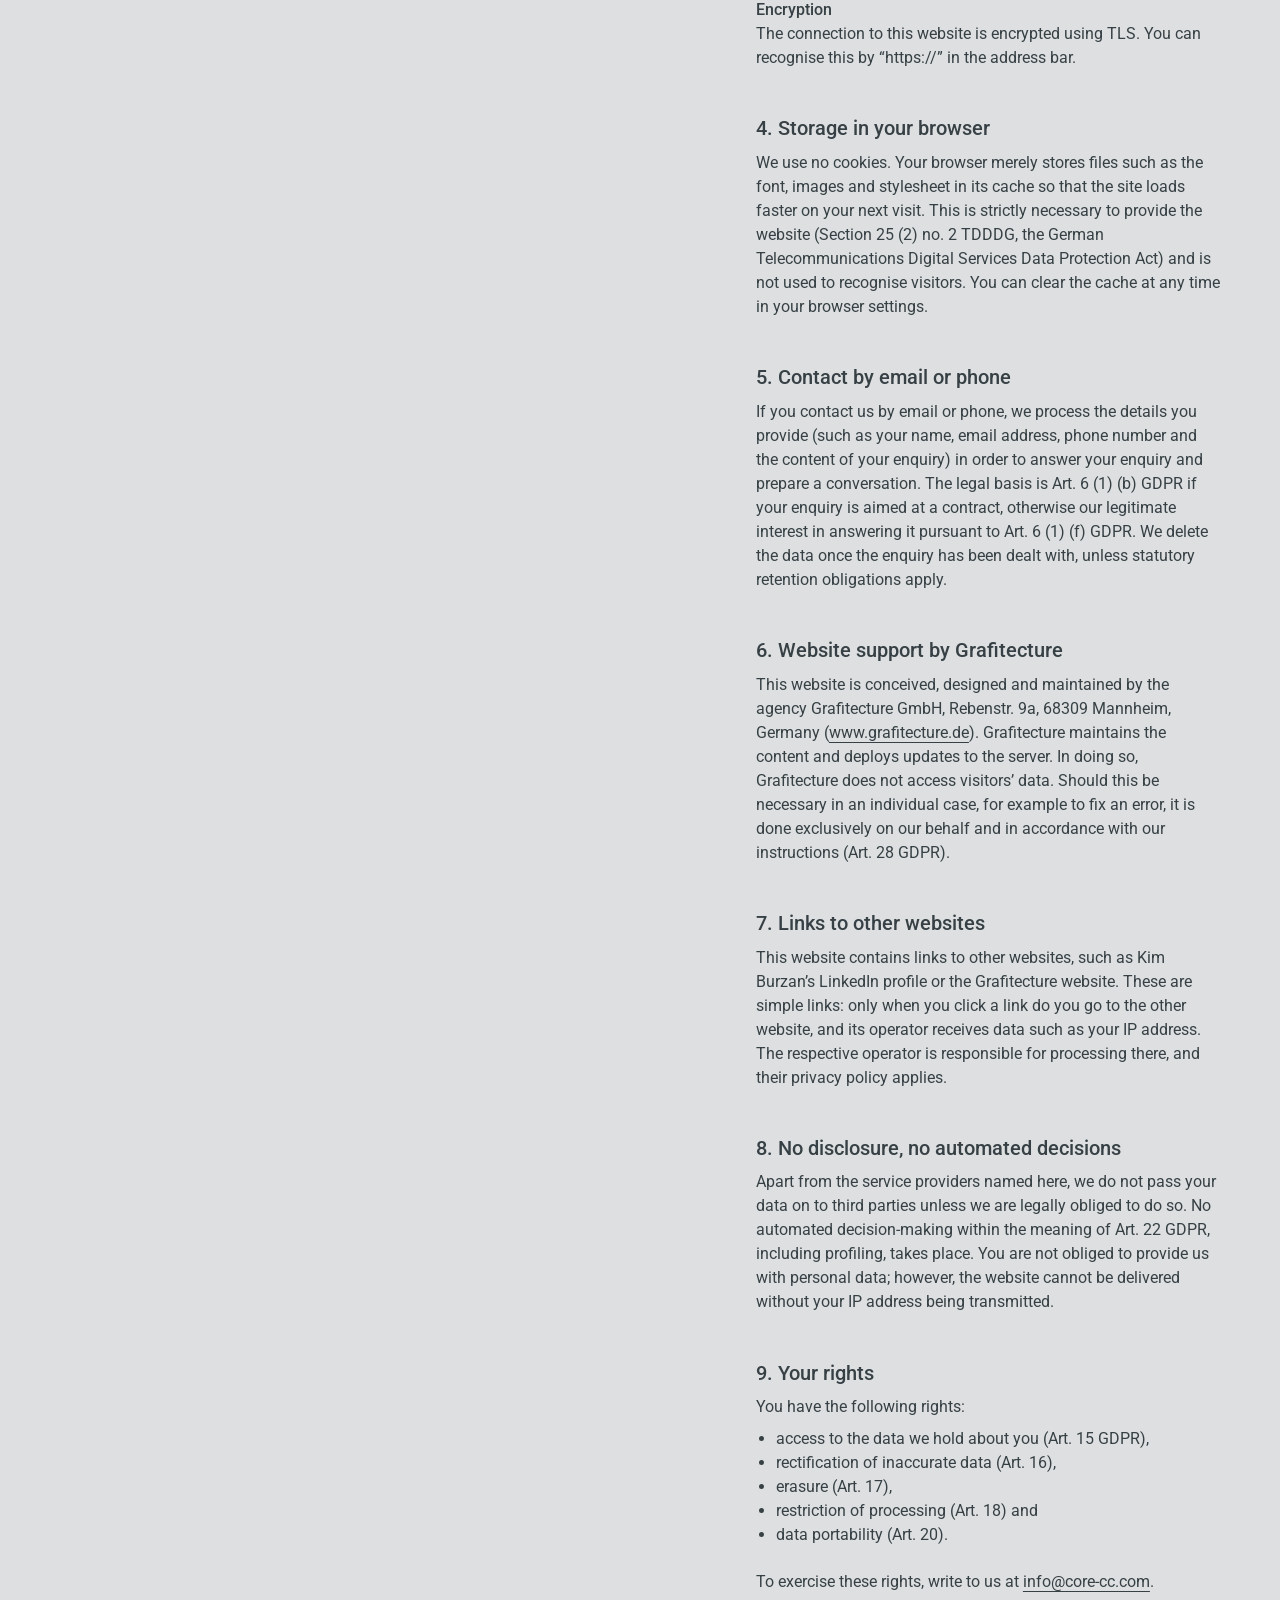
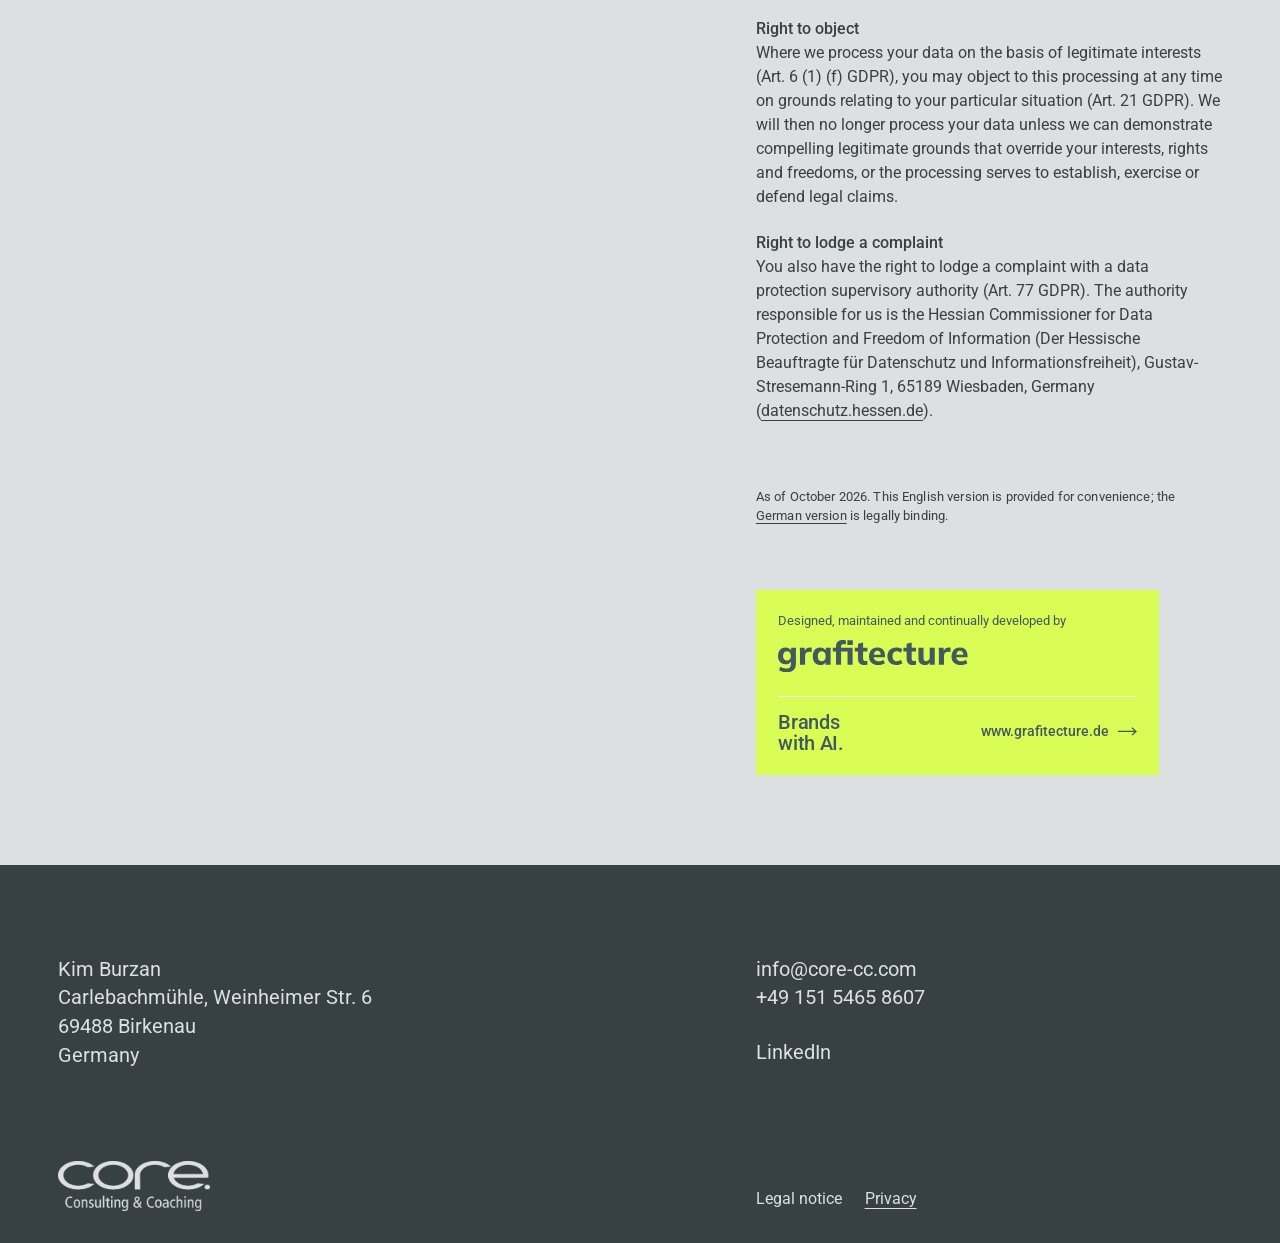
<file: en/privacy.html>
<!doctype html>
<html lang="en">
<head>
  <meta charset="utf-8">
  <meta name="viewport" content="width=device-width, initial-scale=1">
  <title>Privacy – core-cc</title>
  <meta name="description" content="Privacy policy of CORE. Consulting &amp; Coaching, Kim Burzan, Birkenau, Germany.">
  <link rel="canonical" href="https://www.core-cc.com/en/privacy.html">
  <link rel="alternate" hreflang="de" href="https://www.core-cc.com/datenschutz.html">
  <link rel="alternate" hreflang="en" href="https://www.core-cc.com/en/privacy.html">
  <link rel="alternate" hreflang="x-default" href="https://www.core-cc.com/datenschutz.html">
  <link rel="preload" href="/assets/fonts/roboto-latin-var.woff2" as="font" type="font/woff2" crossorigin>
  <link rel="stylesheet" href="/assets/css/style.css?v=7">
  <link rel="icon" href="/favicon.ico" sizes="48x48">
  <link rel="apple-touch-icon" href="/apple-touch-icon.png">
  <link rel="manifest" href="/site.webmanifest">
  <meta name="theme-color" content="#dddfe0">
  <meta property="og:type" content="website">
  <meta property="og:site_name" content="core. Consulting &amp; Coaching">
  <meta property="og:title" content="Privacy – core-cc">
  <meta property="og:description" content="Privacy policy of CORE. Consulting &amp; Coaching, Kim Burzan, Birkenau, Germany.">
  <meta property="og:url" content="https://www.core-cc.com/en/privacy.html">
  <meta property="og:image" content="https://www.core-cc.com/og-image-en.jpg">
  <meta property="og:image:width" content="1200">
  <meta property="og:image:height" content="630">
  <meta property="og:locale" content="en_GB">
  <meta property="og:locale:alternate" content="de_DE">
  <meta name="twitter:card" content="summary_large_image">
</head>
<body>
  <a class="skip-link" href="#main">Skip to content</a>
  <header class="site-header">
    <a class="site-header__logo" href="/en/">
      <img src="/assets/img/logo-core.webp" width="768" height="255" alt="core. Consulting & Coaching – home">
    </a>
    <nav class="lang" aria-label="Language">
      <a href="/datenschutz.html" hreflang="de" lang="de">DE</a>
      <a href="/en/privacy.html" hreflang="en" lang="en" aria-current="page">EN</a>
    </nav>
  </header>

  <main id="main" class="legal">
    <h1 class="legal__title">Privacy</h1>
    <div class="legal__body">
      <h2>1. At a glance</h2>
      <p>We process personal data only insofar as this is necessary to operate this website and to answer your enquiries. We use no cookies and no analytics, tracking or advertising services, and we embed no third-party content. The font and images are loaded from our own server.</p>

      <h2>2. Controller</h2>
      <p>Kim Burzan<br>core. Consulting &amp; Coaching<br>Carlebachmühle<br>Weinheimer Str. 6<br>69488 Birkenau<br>Germany</p>
      <p>Phone: <a href="tel:+4915154658607">+49 151 5465 8607</a><br>Email: <a href="mailto:info@core-cc.com">info@core-cc.com</a></p>

      <h2>3. Hosting by comvos</h2>
      <p>This website is operated on a managed server of comvos online medien GmbH, C4, 18, 68159 Mannheim, Germany. comvos processes the data exclusively on our behalf and in accordance with our instructions. We have concluded a data processing agreement with comvos pursuant to Art.&nbsp;28 GDPR.</p>
      <p>The server is located in a data centre of Hetzner Online GmbH, Industriestr. 25, 91710 Gunzenhausen, in Germany. Hetzner acts as a sub-processor for comvos. No data are transferred to countries outside the European Union.</p>
      <h3>Server log files</h3>
      <p>Each time the website is accessed, the server automatically stores:</p>
      <ul>
        <li>IP address of the requesting device</li>
        <li>date and time of access</li>
        <li>page or file accessed</li>
        <li>status code and amount of data transferred</li>
        <li>previously visited page (referrer), if your browser sends it</li>
        <li>browser type and version, and operating system</li>
      </ul>
      <p>We need these data to deliver the website, to operate it securely and reliably and to find errors. The legal basis is our legitimate interest pursuant to Art.&nbsp;6&nbsp;(1)&nbsp;(f) GDPR. The data are not combined with other data sources and are not analysed for advertising or analytics purposes.</p>
      <p>The log files are stored only for as long as necessary for these purposes and are then deleted automatically, unless they are needed to investigate a security incident.</p>
      <h3>Encryption</h3>
      <p>The connection to this website is encrypted using TLS. You can recognise this by “https://” in the address bar.</p>

      <h2>4. Storage in your browser</h2>
      <p>We use no cookies. Your browser merely stores files such as the font, images and stylesheet in its cache so that the site loads faster on your next visit. This is strictly necessary to provide the website (Section&nbsp;25&nbsp;(2) no.&nbsp;2 TDDDG, the German Telecommunications Digital Services Data Protection Act) and is not used to recognise visitors. You can clear the cache at any time in your browser settings.</p>

      <h2>5. Contact by email or phone</h2>
      <p>If you contact us by email or phone, we process the details you provide (such as your name, email address, phone number and the content of your enquiry) in order to answer your enquiry and prepare a conversation. The legal basis is Art.&nbsp;6&nbsp;(1)&nbsp;(b) GDPR if your enquiry is aimed at a contract, otherwise our legitimate interest in answering it pursuant to Art.&nbsp;6&nbsp;(1)&nbsp;(f) GDPR. We delete the data once the enquiry has been dealt with, unless statutory retention obligations apply.</p>

      <h2>6. Website support by Grafitecture</h2>
      <p>This website is conceived, designed and maintained by the agency Grafitecture GmbH, Rebenstr. 9a, 68309 Mannheim, Germany (<a href="https://www.grafitecture.de/">www.grafitecture.de</a>). Grafitecture maintains the content and deploys updates to the server. In doing so, Grafitecture does not access visitors’ data. Should this be necessary in an individual case, for example to fix an error, it is done exclusively on our behalf and in accordance with our instructions (Art.&nbsp;28 GDPR).</p>

      <h2>7. Links to other websites</h2>
      <p>This website contains links to other websites, such as Kim Burzan’s LinkedIn profile or the Grafitecture website. These are simple links: only when you click a link do you go to the other website, and its operator receives data such as your IP address. The respective operator is responsible for processing there, and their privacy policy applies.</p>

      <h2>8. No disclosure, no automated decisions</h2>
      <p>Apart from the service providers named here, we do not pass your data on to third parties unless we are legally obliged to do so. No automated decision-making within the meaning of Art.&nbsp;22 GDPR, including profiling, takes place. You are not obliged to provide us with personal data; however, the website cannot be delivered without your IP address being transmitted.</p>

      <h2>9. Your rights</h2>
      <p>You have the following rights:</p>
      <ul>
        <li>access to the data we hold about you (Art.&nbsp;15 GDPR),</li>
        <li>rectification of inaccurate data (Art.&nbsp;16),</li>
        <li>erasure (Art.&nbsp;17),</li>
        <li>restriction of processing (Art.&nbsp;18) and</li>
        <li>data portability (Art.&nbsp;20).</li>
      </ul>
      <p>To exercise these rights, write to us at <a href="mailto:info@core-cc.com">info@core-cc.com</a>.</p>
      <h3>Right to object</h3>
      <p>Where we process your data on the basis of legitimate interests (Art.&nbsp;6&nbsp;(1)&nbsp;(f) GDPR), you may object to this processing at any time on grounds relating to your particular situation (Art.&nbsp;21 GDPR). We will then no longer process your data unless we can demonstrate compelling legitimate grounds that override your interests, rights and freedoms, or the processing serves to establish, exercise or defend legal claims.</p>
      <h3>Right to lodge a complaint</h3>
      <p>You also have the right to lodge a complaint with a data protection supervisory authority (Art.&nbsp;77 GDPR). The authority responsible for us is the Hessian Commissioner for Data Protection and Freedom of Information (Der Hessische Beauftragte für Datenschutz und Informationsfreiheit), Gustav-Stresemann-Ring 1, 65189 Wiesbaden, Germany (<a href="https://datenschutz.hessen.de/">datenschutz.hessen.de</a>).</p>

      <p class="legal__note small">As of October 2026. This English version is provided for convenience; the <a href="/datenschutz.html" hreflang="de" lang="de">German version</a> is legally binding.</p>

      <!-- Grafitecture-Feld (en) · Kit v1.2 · ganz unten in Impressum und Datenschutz einfügen; CSS: grafitecture-credit.css -->
      <aside class="gt-credit" lang="en" aria-label="About this website"><div class="gt-credit__in"><p class="gt-credit__by"><span class="gt-credit__lead">Designed, maintained and continually developed by</span> <span class="gt-credit__logo"><svg xmlns="http://www.w3.org/2000/svg" viewBox="71 382.39 453.28 77.12" role="img" aria-label="Grafitecture" focusable="false"><title>Grafitecture</title><g fill="currentColor"><path d="M92.28,459.51c-3.84,0-7.31-.39-10.4-1.16-3.09-.77-5.81-1.93-8.16-3.48l2.4-8.64c1.44.96,3.01,1.75,4.72,2.36,1.71.61,3.45,1.08,5.24,1.4,1.79.32,3.53.48,5.24.48,3.57,0,6.24-.85,8-2.56,1.76-1.71,2.64-4.16,2.64-7.36v-8.4h.72c-.85,2.61-2.53,4.67-5.04,6.16-2.51,1.49-5.39,2.24-8.64,2.24-3.63,0-6.79-.81-9.48-2.44-2.69-1.63-4.79-3.96-6.28-7-1.49-3.04-2.24-6.61-2.24-10.72s.75-7.68,2.24-10.72c1.49-3.04,3.59-5.37,6.28-7,2.69-1.63,5.85-2.44,9.48-2.44,3.25,0,6.12.75,8.6,2.24,2.48,1.49,4.15,3.52,5,6.08l-.64-.32.8-7.12h11.68c-.21,1.71-.37,3.44-.48,5.2-.11,1.76-.16,3.52-.16,5.28v27.52c0,6.61-1.84,11.67-5.52,15.16-3.68,3.49-9.01,5.24-16,5.24ZM92.52,431.51c2.83,0,5.08-.96,6.76-2.88,1.68-1.92,2.52-4.67,2.52-8.24s-.84-6.32-2.52-8.24c-1.68-1.92-3.93-2.88-6.76-2.88s-5.16.96-6.84,2.88c-1.68,1.92-2.52,4.67-2.52,8.24s.84,6.32,2.52,8.24c1.68,1.92,3.96,2.88,6.84,2.88Z"/><path d="M123.56,441.59v-29.76c0-1.81-.04-3.63-.12-5.44-.08-1.81-.25-3.57-.52-5.28h11.68l1.44,11.68-1.92.08c.53-2.88,1.4-5.25,2.6-7.12,1.2-1.87,2.69-3.25,4.48-4.16,1.79-.91,3.8-1.36,6.04-1.36,1.12,0,1.96.04,2.52.12.56.08,1.16.25,1.8.52l-.16,10.56c-1.12-.48-2.07-.79-2.84-.92-.77-.13-1.72-.2-2.84-.2-2.24,0-4.12.43-5.64,1.28-1.52.85-2.61,2.12-3.28,3.8-.67,1.68-1,3.67-1,5.96v20.24h-12.24Z"/><path d="M171.88,442.38c-3.52,0-6.63-.83-9.32-2.48-2.69-1.65-4.77-4.08-6.24-7.28-1.47-3.2-2.2-6.99-2.2-11.36s.75-8.13,2.24-11.28c1.49-3.15,3.57-5.56,6.24-7.24,2.67-1.68,5.76-2.52,9.28-2.52,3.25,0,6.17.8,8.76,2.4,2.59,1.6,4.31,3.71,5.16,6.32h-.96l.96-7.84h11.6c-.21,1.71-.37,3.44-.48,5.2-.11,1.76-.16,3.52-.16,5.28v30h-12l-.08-7.6h.96c-.85,2.56-2.56,4.6-5.12,6.12s-5.44,2.28-8.64,2.28ZM175.56,433.34c2.77,0,5.01-.97,6.72-2.92,1.71-1.95,2.56-5,2.56-9.16s-.85-7.13-2.56-9.08c-1.71-1.95-3.95-2.92-6.72-2.92s-5.01.97-6.72,2.92c-1.71,1.95-2.56,4.97-2.56,9.08s.84,7.21,2.52,9.16c1.68,1.95,3.93,2.92,6.76,2.92Z"/><path d="M209.72,441.59v-31.6h-7.68v-8.88h11.12l-3.44,3.04v-5.84c0-5.23,1.36-9.19,4.08-11.88,2.72-2.69,6.67-4.04,11.84-4.04,1.23,0,2.56.08,4,.24s2.69.45,3.76.88v9.36c-.8-.27-1.67-.47-2.6-.6-.93-.13-1.88-.2-2.84-.2-1.81,0-3.31.49-4.48,1.48-1.17.99-1.76,2.73-1.76,5.24v4.24l-1.76-1.92h29.44v40.48h-12.08v-31.6h-15.52v31.6h-12.08ZM236.92,394.38v-11.28h13.04v11.28h-13.04Z"/><path d="M278.28,442.38c-5.28,0-9.25-1.31-11.92-3.92-2.67-2.61-4-6.59-4-11.92v-16.56h-7.68v-8.88h7.68v-10l12.08-2.96v12.96h10.4v8.88h-10.4v16c0,2.56.53,4.32,1.6,5.28,1.07.96,2.45,1.44,4.16,1.44.96,0,1.79-.08,2.48-.24.69-.16,1.39-.37,2.08-.64v9.44c-1.01.43-2.08.72-3.2.88-1.12.16-2.21.24-3.28.24Z"/><path d="M311,442.38c-7.04,0-12.53-1.88-16.48-5.64-3.95-3.76-5.92-8.92-5.92-15.48,0-4.16.84-7.81,2.52-10.96,1.68-3.15,4.03-5.61,7.04-7.4,3.01-1.79,6.55-2.68,10.6-2.68s7.4.85,10.04,2.56c2.64,1.71,4.65,4.09,6.04,7.16,1.38,3.07,2.08,6.63,2.08,10.68v2.8h-28.4v-5.92h19.68l-1.36,1.12c0-3.41-.7-5.99-2.08-7.72-1.39-1.73-3.36-2.6-5.92-2.6-2.88,0-5.08,1.04-6.6,3.12s-2.28,5.07-2.28,8.96v1.2c0,4,.99,6.96,2.96,8.88s4.77,2.88,8.4,2.88c2.24,0,4.33-.28,6.28-.84,1.95-.56,3.8-1.45,5.56-2.68l3.28,8c-1.92,1.44-4.21,2.56-6.88,3.36-2.67.8-5.52,1.2-8.56,1.2Z"/><path d="M354.12,442.38c-4.27,0-8.04-.84-11.32-2.52-3.28-1.68-5.8-4.12-7.56-7.32-1.76-3.2-2.64-6.99-2.64-11.36s.89-8.13,2.68-11.28c1.79-3.15,4.29-5.55,7.52-7.2,3.23-1.65,7-2.48,11.32-2.48,2.72,0,5.39.39,8,1.16,2.61.77,4.69,1.91,6.24,3.4l-3.44,8.32c-1.33-1.17-2.87-2.08-4.6-2.72-1.73-.64-3.43-.96-5.08-.96-3.25,0-5.79,1-7.6,3-1.81,2-2.72,4.92-2.72,8.76s.91,6.8,2.72,8.88c1.81,2.08,4.35,3.12,7.6,3.12,1.65,0,3.33-.32,5.04-.96,1.71-.64,3.25-1.55,4.64-2.72l3.44,8.32c-1.6,1.44-3.71,2.56-6.32,3.36-2.61.8-5.25,1.2-7.92,1.2Z"/><path d="M394.52,442.38c-5.28,0-9.25-1.31-11.92-3.92-2.67-2.61-4-6.59-4-11.92v-16.56h-7.68v-8.88h7.68v-10l12.08-2.96v12.96h10.4v8.88h-10.4v16c0,2.56.53,4.32,1.6,5.28,1.07.96,2.45,1.44,4.16,1.44.96,0,1.79-.08,2.48-.24.69-.16,1.39-.37,2.08-.64v9.44c-1.01.43-2.08.72-3.2.88s-2.21.24-3.28.24Z"/><path d="M421.95,442.38c-5.07,0-8.84-1.39-11.32-4.16-2.48-2.77-3.72-7.01-3.72-12.72v-24.4h12.08v24.32c0,2.61.55,4.53,1.64,5.76,1.09,1.23,2.71,1.84,4.84,1.84,2.4,0,4.39-.84,5.96-2.52,1.57-1.68,2.36-3.91,2.36-6.68v-22.72h12.08v40.48h-11.84v-7.76h1.28c-1.28,2.77-3.05,4.89-5.32,6.36-2.27,1.47-4.95,2.2-8.04,2.2Z"/><path d="M455.72,441.59v-29.76c0-1.81-.04-3.63-.12-5.44-.08-1.81-.25-3.57-.52-5.28h11.68l1.44,11.68-1.92.08c.53-2.88,1.4-5.25,2.6-7.12,1.2-1.87,2.69-3.25,4.48-4.16,1.79-.91,3.8-1.36,6.04-1.36,1.12,0,1.96.04,2.52.12.56.08,1.16.25,1.8.52l-.16,10.56c-1.12-.48-2.07-.79-2.84-.92-.77-.13-1.72-.2-2.84-.2-2.24,0-4.12.43-5.64,1.28-1.52.85-2.61,2.12-3.28,3.8-.67,1.68-1,3.67-1,5.96v20.24h-12.24Z"/><path d="M508.36,442.38c-7.04,0-12.53-1.88-16.48-5.64-3.95-3.76-5.92-8.92-5.92-15.48,0-4.16.84-7.81,2.52-10.96,1.68-3.15,4.03-5.61,7.04-7.4,3.01-1.79,6.55-2.68,10.6-2.68s7.4.85,10.04,2.56c2.64,1.71,4.65,4.09,6.04,7.16,1.39,3.07,2.08,6.63,2.08,10.68v2.8h-28.4v-5.92h19.68l-1.36,1.12c0-3.41-.69-5.99-2.08-7.72-1.39-1.73-3.36-2.6-5.92-2.6-2.88,0-5.08,1.04-6.6,3.12-1.52,2.08-2.28,5.07-2.28,8.96v1.2c0,4,.99,6.96,2.96,8.88,1.97,1.92,4.77,2.88,8.4,2.88,2.24,0,4.33-.28,6.28-.84,1.95-.56,3.8-1.45,5.56-2.68l3.28,8c-1.92,1.44-4.21,2.56-6.88,3.36-2.67.8-5.52,1.2-8.56,1.2Z"/></g></svg></span></p><div class="gt-credit__foot"><p class="gt-credit__claim">Brands<br>with AI.</p><p class="gt-credit__go"><a class="gt-credit__link" href="https://www.grafitecture.de/" target="_blank" rel="noopener"><span>www.grafitecture.de</span><span class="gt-credit__sr"> (opens in a new window)</span><svg class="gt-credit__arrow" viewBox="0 0 22 10" aria-hidden="true" focusable="false"><path d="M0 5h20.5M16 .8 20.5 5 16 9.2" fill="none" stroke="currentColor" stroke-width="1.5"/></svg></a></p></div></div></aside>
    </div>
  </main>

  <footer id="contact" class="site-footer">
    <div class="site-footer__inner">
      <h2 class="visually-hidden">Contact</h2>
      <address class="contact">
        <p class="contact__address">Kim Burzan<br>Carlebachmühle, Weinheimer Str. 6<br>69488 Birkenau<br>Germany</p>
        <p class="contact__direct"><a href="mailto:info@core-cc.com">info@core-cc.com</a><br><a href="tel:+4915154658607">+49 151 5465 8607</a></p>
        <p class="contact__social"><a href="https://www.linkedin.com/in/kim-natascha-burzan/">LinkedIn</a></p>
      </address>
      <div class="site-footer__base">
        <a class="site-footer__logo" href="/en/">
      <img src="/assets/img/logo-core-light.webp" width="768" height="255" alt="core. Consulting & Coaching – home" loading="lazy">
        </a>
        <nav class="legal-nav" aria-label="Legal">
      <a href="/en/legal-notice.html">Legal notice</a>
      <a href="/en/privacy.html" aria-current="page">Privacy</a>
        </nav>
      </div>
    </div>
  </footer>
</body>
</html>
</file>
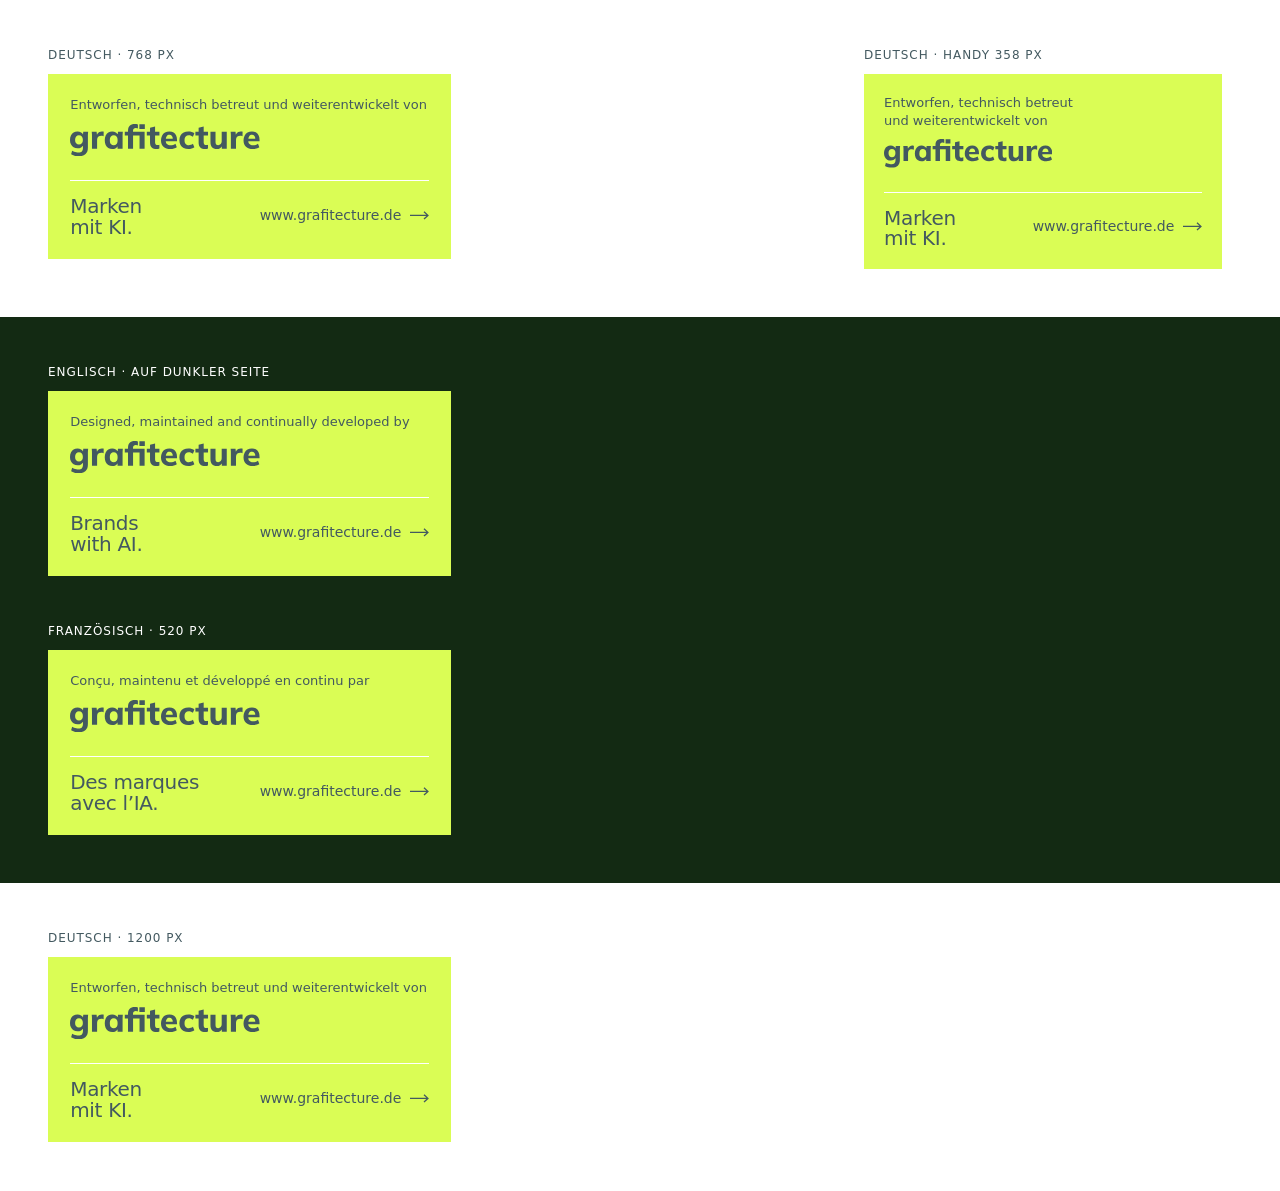
<file: kit/grafitecture-credit/demo.html>
<!doctype html>
<html lang="de">
<meta charset="utf-8">
<meta name="viewport" content="width=device-width, initial-scale=1">
<meta name="robots" content="noindex">
<title>Grafitecture-Feld · Vorschau</title>
<link rel="stylesheet" href="grafitecture-credit.css">
<style>
  body { margin: 0; font-family: system-ui, sans-serif; color: #435960; background: #fff; }
  section { display: flex; flex-wrap: wrap; gap: 48px; align-items: flex-start; padding: 48px; }
  section.dark { background: #132a13; color: #fff; }
  figure { margin: 0; --gt-credit-space: 0; }
  figcaption { margin-bottom: 12px; font-size: 12px; letter-spacing: .08em; text-transform: uppercase; }
</style>
<section><figure style="width:min(768px,100%)"><figcaption>Deutsch · 768 px</figcaption><aside class="gt-credit" lang="de" aria-label="Über diese Website"><div class="gt-credit__in"><p class="gt-credit__by"><span class="gt-credit__lead">Entworfen, technisch betreut und weiterentwickelt von</span> <span class="gt-credit__logo"><svg xmlns="http://www.w3.org/2000/svg" viewBox="71 382.39 453.28 77.12" role="img" aria-label="Grafitecture" focusable="false"><title>Grafitecture</title><g fill="currentColor"><path d="M92.28,459.51c-3.84,0-7.31-.39-10.4-1.16-3.09-.77-5.81-1.93-8.16-3.48l2.4-8.64c1.44.96,3.01,1.75,4.72,2.36,1.71.61,3.45,1.08,5.24,1.4,1.79.32,3.53.48,5.24.48,3.57,0,6.24-.85,8-2.56,1.76-1.71,2.64-4.16,2.64-7.36v-8.4h.72c-.85,2.61-2.53,4.67-5.04,6.16-2.51,1.49-5.39,2.24-8.64,2.24-3.63,0-6.79-.81-9.48-2.44-2.69-1.63-4.79-3.96-6.28-7-1.49-3.04-2.24-6.61-2.24-10.72s.75-7.68,2.24-10.72c1.49-3.04,3.59-5.37,6.28-7,2.69-1.63,5.85-2.44,9.48-2.44,3.25,0,6.12.75,8.6,2.24,2.48,1.49,4.15,3.52,5,6.08l-.64-.32.8-7.12h11.68c-.21,1.71-.37,3.44-.48,5.2-.11,1.76-.16,3.52-.16,5.28v27.52c0,6.61-1.84,11.67-5.52,15.16-3.68,3.49-9.01,5.24-16,5.24ZM92.52,431.51c2.83,0,5.08-.96,6.76-2.88,1.68-1.92,2.52-4.67,2.52-8.24s-.84-6.32-2.52-8.24c-1.68-1.92-3.93-2.88-6.76-2.88s-5.16.96-6.84,2.88c-1.68,1.92-2.52,4.67-2.52,8.24s.84,6.32,2.52,8.24c1.68,1.92,3.96,2.88,6.84,2.88Z"/><path d="M123.56,441.59v-29.76c0-1.81-.04-3.63-.12-5.44-.08-1.81-.25-3.57-.52-5.28h11.68l1.44,11.68-1.92.08c.53-2.88,1.4-5.25,2.6-7.12,1.2-1.87,2.69-3.25,4.48-4.16,1.79-.91,3.8-1.36,6.04-1.36,1.12,0,1.96.04,2.52.12.56.08,1.16.25,1.8.52l-.16,10.56c-1.12-.48-2.07-.79-2.84-.92-.77-.13-1.72-.2-2.84-.2-2.24,0-4.12.43-5.64,1.28-1.52.85-2.61,2.12-3.28,3.8-.67,1.68-1,3.67-1,5.96v20.24h-12.24Z"/><path d="M171.88,442.38c-3.52,0-6.63-.83-9.32-2.48-2.69-1.65-4.77-4.08-6.24-7.28-1.47-3.2-2.2-6.99-2.2-11.36s.75-8.13,2.24-11.28c1.49-3.15,3.57-5.56,6.24-7.24,2.67-1.68,5.76-2.52,9.28-2.52,3.25,0,6.17.8,8.76,2.4,2.59,1.6,4.31,3.71,5.16,6.32h-.96l.96-7.84h11.6c-.21,1.71-.37,3.44-.48,5.2-.11,1.76-.16,3.52-.16,5.28v30h-12l-.08-7.6h.96c-.85,2.56-2.56,4.6-5.12,6.12s-5.44,2.28-8.64,2.28ZM175.56,433.34c2.77,0,5.01-.97,6.72-2.92,1.71-1.95,2.56-5,2.56-9.16s-.85-7.13-2.56-9.08c-1.71-1.95-3.95-2.92-6.72-2.92s-5.01.97-6.72,2.92c-1.71,1.95-2.56,4.97-2.56,9.08s.84,7.21,2.52,9.16c1.68,1.95,3.93,2.92,6.76,2.92Z"/><path d="M209.72,441.59v-31.6h-7.68v-8.88h11.12l-3.44,3.04v-5.84c0-5.23,1.36-9.19,4.08-11.88,2.72-2.69,6.67-4.04,11.84-4.04,1.23,0,2.56.08,4,.24s2.69.45,3.76.88v9.36c-.8-.27-1.67-.47-2.6-.6-.93-.13-1.88-.2-2.84-.2-1.81,0-3.31.49-4.48,1.48-1.17.99-1.76,2.73-1.76,5.24v4.24l-1.76-1.92h29.44v40.48h-12.08v-31.6h-15.52v31.6h-12.08ZM236.92,394.38v-11.28h13.04v11.28h-13.04Z"/><path d="M278.28,442.38c-5.28,0-9.25-1.31-11.92-3.92-2.67-2.61-4-6.59-4-11.92v-16.56h-7.68v-8.88h7.68v-10l12.08-2.96v12.96h10.4v8.88h-10.4v16c0,2.56.53,4.32,1.6,5.28,1.07.96,2.45,1.44,4.16,1.44.96,0,1.79-.08,2.48-.24.69-.16,1.39-.37,2.08-.64v9.44c-1.01.43-2.08.72-3.2.88-1.12.16-2.21.24-3.28.24Z"/><path d="M311,442.38c-7.04,0-12.53-1.88-16.48-5.64-3.95-3.76-5.92-8.92-5.92-15.48,0-4.16.84-7.81,2.52-10.96,1.68-3.15,4.03-5.61,7.04-7.4,3.01-1.79,6.55-2.68,10.6-2.68s7.4.85,10.04,2.56c2.64,1.71,4.65,4.09,6.04,7.16,1.38,3.07,2.08,6.63,2.08,10.68v2.8h-28.4v-5.92h19.68l-1.36,1.12c0-3.41-.7-5.99-2.08-7.72-1.39-1.73-3.36-2.6-5.92-2.6-2.88,0-5.08,1.04-6.6,3.12s-2.28,5.07-2.28,8.96v1.2c0,4,.99,6.96,2.96,8.88s4.77,2.88,8.4,2.88c2.24,0,4.33-.28,6.28-.84,1.95-.56,3.8-1.45,5.56-2.68l3.28,8c-1.92,1.44-4.21,2.56-6.88,3.36-2.67.8-5.52,1.2-8.56,1.2Z"/><path d="M354.12,442.38c-4.27,0-8.04-.84-11.32-2.52-3.28-1.68-5.8-4.12-7.56-7.32-1.76-3.2-2.64-6.99-2.64-11.36s.89-8.13,2.68-11.28c1.79-3.15,4.29-5.55,7.52-7.2,3.23-1.65,7-2.48,11.32-2.48,2.72,0,5.39.39,8,1.16,2.61.77,4.69,1.91,6.24,3.4l-3.44,8.32c-1.33-1.17-2.87-2.08-4.6-2.72-1.73-.64-3.43-.96-5.08-.96-3.25,0-5.79,1-7.6,3-1.81,2-2.72,4.92-2.72,8.76s.91,6.8,2.72,8.88c1.81,2.08,4.35,3.12,7.6,3.12,1.65,0,3.33-.32,5.04-.96,1.71-.64,3.25-1.55,4.64-2.72l3.44,8.32c-1.6,1.44-3.71,2.56-6.32,3.36-2.61.8-5.25,1.2-7.92,1.2Z"/><path d="M394.52,442.38c-5.28,0-9.25-1.31-11.92-3.92-2.67-2.61-4-6.59-4-11.92v-16.56h-7.68v-8.88h7.68v-10l12.08-2.96v12.96h10.4v8.88h-10.4v16c0,2.56.53,4.32,1.6,5.28,1.07.96,2.45,1.44,4.16,1.44.96,0,1.79-.08,2.48-.24.69-.16,1.39-.37,2.08-.64v9.44c-1.01.43-2.08.72-3.2.88s-2.21.24-3.28.24Z"/><path d="M421.95,442.38c-5.07,0-8.84-1.39-11.32-4.16-2.48-2.77-3.72-7.01-3.72-12.72v-24.4h12.08v24.32c0,2.61.55,4.53,1.64,5.76,1.09,1.23,2.71,1.84,4.84,1.84,2.4,0,4.39-.84,5.96-2.52,1.57-1.68,2.36-3.91,2.36-6.68v-22.72h12.08v40.48h-11.84v-7.76h1.28c-1.28,2.77-3.05,4.89-5.32,6.36-2.27,1.47-4.95,2.2-8.04,2.2Z"/><path d="M455.72,441.59v-29.76c0-1.81-.04-3.63-.12-5.44-.08-1.81-.25-3.57-.52-5.28h11.68l1.44,11.68-1.92.08c.53-2.88,1.4-5.25,2.6-7.12,1.2-1.87,2.69-3.25,4.48-4.16,1.79-.91,3.8-1.36,6.04-1.36,1.12,0,1.96.04,2.52.12.56.08,1.16.25,1.8.52l-.16,10.56c-1.12-.48-2.07-.79-2.84-.92-.77-.13-1.72-.2-2.84-.2-2.24,0-4.12.43-5.64,1.28-1.52.85-2.61,2.12-3.28,3.8-.67,1.68-1,3.67-1,5.96v20.24h-12.24Z"/><path d="M508.36,442.38c-7.04,0-12.53-1.88-16.48-5.64-3.95-3.76-5.92-8.92-5.92-15.48,0-4.16.84-7.81,2.52-10.96,1.68-3.15,4.03-5.61,7.04-7.4,3.01-1.79,6.55-2.68,10.6-2.68s7.4.85,10.04,2.56c2.64,1.71,4.65,4.09,6.04,7.16,1.39,3.07,2.08,6.63,2.08,10.68v2.8h-28.4v-5.92h19.68l-1.36,1.12c0-3.41-.69-5.99-2.08-7.72-1.39-1.73-3.36-2.6-5.92-2.6-2.88,0-5.08,1.04-6.6,3.12-1.52,2.08-2.28,5.07-2.28,8.96v1.2c0,4,.99,6.96,2.96,8.88,1.97,1.92,4.77,2.88,8.4,2.88,2.24,0,4.33-.28,6.28-.84,1.95-.56,3.8-1.45,5.56-2.68l3.28,8c-1.92,1.44-4.21,2.56-6.88,3.36-2.67.8-5.52,1.2-8.56,1.2Z"/></g></svg></span></p><div class="gt-credit__foot"><p class="gt-credit__claim">Marken<br>mit KI.</p><p class="gt-credit__go"><a class="gt-credit__link" href="https://www.grafitecture.de/" target="_blank" rel="noopener"><span>www.grafitecture.de</span><span class="gt-credit__sr"> (öffnet in neuem Fenster)</span><svg class="gt-credit__arrow" viewBox="0 0 22 10" aria-hidden="true" focusable="false"><path d="M0 5h20.5M16 .8 20.5 5 16 9.2" fill="none" stroke="currentColor" stroke-width="1.5"/></svg></a></p></div></div></aside></figure><figure style="width:min(358px,100%)"><figcaption>Deutsch · Handy 358 px</figcaption><aside class="gt-credit" lang="de" aria-label="Über diese Website"><div class="gt-credit__in"><p class="gt-credit__by"><span class="gt-credit__lead">Entworfen, technisch betreut und weiterentwickelt von</span> <span class="gt-credit__logo"><svg xmlns="http://www.w3.org/2000/svg" viewBox="71 382.39 453.28 77.12" role="img" aria-label="Grafitecture" focusable="false"><title>Grafitecture</title><g fill="currentColor"><path d="M92.28,459.51c-3.84,0-7.31-.39-10.4-1.16-3.09-.77-5.81-1.93-8.16-3.48l2.4-8.64c1.44.96,3.01,1.75,4.72,2.36,1.71.61,3.45,1.08,5.24,1.4,1.79.32,3.53.48,5.24.48,3.57,0,6.24-.85,8-2.56,1.76-1.71,2.64-4.16,2.64-7.36v-8.4h.72c-.85,2.61-2.53,4.67-5.04,6.16-2.51,1.49-5.39,2.24-8.64,2.24-3.63,0-6.79-.81-9.48-2.44-2.69-1.63-4.79-3.96-6.28-7-1.49-3.04-2.24-6.61-2.24-10.72s.75-7.68,2.24-10.72c1.49-3.04,3.59-5.37,6.28-7,2.69-1.63,5.85-2.44,9.48-2.44,3.25,0,6.12.75,8.6,2.24,2.48,1.49,4.15,3.52,5,6.08l-.64-.32.8-7.12h11.68c-.21,1.71-.37,3.44-.48,5.2-.11,1.76-.16,3.52-.16,5.28v27.52c0,6.61-1.84,11.67-5.52,15.16-3.68,3.49-9.01,5.24-16,5.24ZM92.52,431.51c2.83,0,5.08-.96,6.76-2.88,1.68-1.92,2.52-4.67,2.52-8.24s-.84-6.32-2.52-8.24c-1.68-1.92-3.93-2.88-6.76-2.88s-5.16.96-6.84,2.88c-1.68,1.92-2.52,4.67-2.52,8.24s.84,6.32,2.52,8.24c1.68,1.92,3.96,2.88,6.84,2.88Z"/><path d="M123.56,441.59v-29.76c0-1.81-.04-3.63-.12-5.44-.08-1.81-.25-3.57-.52-5.28h11.68l1.44,11.68-1.92.08c.53-2.88,1.4-5.25,2.6-7.12,1.2-1.87,2.69-3.25,4.48-4.16,1.79-.91,3.8-1.36,6.04-1.36,1.12,0,1.96.04,2.52.12.56.08,1.16.25,1.8.52l-.16,10.56c-1.12-.48-2.07-.79-2.84-.92-.77-.13-1.72-.2-2.84-.2-2.24,0-4.12.43-5.64,1.28-1.52.85-2.61,2.12-3.28,3.8-.67,1.68-1,3.67-1,5.96v20.24h-12.24Z"/><path d="M171.88,442.38c-3.52,0-6.63-.83-9.32-2.48-2.69-1.65-4.77-4.08-6.24-7.28-1.47-3.2-2.2-6.99-2.2-11.36s.75-8.13,2.24-11.28c1.49-3.15,3.57-5.56,6.24-7.24,2.67-1.68,5.76-2.52,9.28-2.52,3.25,0,6.17.8,8.76,2.4,2.59,1.6,4.31,3.71,5.16,6.32h-.96l.96-7.84h11.6c-.21,1.71-.37,3.44-.48,5.2-.11,1.76-.16,3.52-.16,5.28v30h-12l-.08-7.6h.96c-.85,2.56-2.56,4.6-5.12,6.12s-5.44,2.28-8.64,2.28ZM175.56,433.34c2.77,0,5.01-.97,6.72-2.92,1.71-1.95,2.56-5,2.56-9.16s-.85-7.13-2.56-9.08c-1.71-1.95-3.95-2.92-6.72-2.92s-5.01.97-6.72,2.92c-1.71,1.95-2.56,4.97-2.56,9.08s.84,7.21,2.52,9.16c1.68,1.95,3.93,2.92,6.76,2.92Z"/><path d="M209.72,441.59v-31.6h-7.68v-8.88h11.12l-3.44,3.04v-5.84c0-5.23,1.36-9.19,4.08-11.88,2.72-2.69,6.67-4.04,11.84-4.04,1.23,0,2.56.08,4,.24s2.69.45,3.76.88v9.36c-.8-.27-1.67-.47-2.6-.6-.93-.13-1.88-.2-2.84-.2-1.81,0-3.31.49-4.48,1.48-1.17.99-1.76,2.73-1.76,5.24v4.24l-1.76-1.92h29.44v40.48h-12.08v-31.6h-15.52v31.6h-12.08ZM236.92,394.38v-11.28h13.04v11.28h-13.04Z"/><path d="M278.28,442.38c-5.28,0-9.25-1.31-11.92-3.92-2.67-2.61-4-6.59-4-11.92v-16.56h-7.68v-8.88h7.68v-10l12.08-2.96v12.96h10.4v8.88h-10.4v16c0,2.56.53,4.32,1.6,5.28,1.07.96,2.45,1.44,4.16,1.44.96,0,1.79-.08,2.48-.24.69-.16,1.39-.37,2.08-.64v9.44c-1.01.43-2.08.72-3.2.88-1.12.16-2.21.24-3.28.24Z"/><path d="M311,442.38c-7.04,0-12.53-1.88-16.48-5.64-3.95-3.76-5.92-8.92-5.92-15.48,0-4.16.84-7.81,2.52-10.96,1.68-3.15,4.03-5.61,7.04-7.4,3.01-1.79,6.55-2.68,10.6-2.68s7.4.85,10.04,2.56c2.64,1.71,4.65,4.09,6.04,7.16,1.38,3.07,2.08,6.63,2.08,10.68v2.8h-28.4v-5.92h19.68l-1.36,1.12c0-3.41-.7-5.99-2.08-7.72-1.39-1.73-3.36-2.6-5.92-2.6-2.88,0-5.08,1.04-6.6,3.12s-2.28,5.07-2.28,8.96v1.2c0,4,.99,6.96,2.96,8.88s4.77,2.88,8.4,2.88c2.24,0,4.33-.28,6.28-.84,1.95-.56,3.8-1.45,5.56-2.68l3.28,8c-1.92,1.44-4.21,2.56-6.88,3.36-2.67.8-5.52,1.2-8.56,1.2Z"/><path d="M354.12,442.38c-4.27,0-8.04-.84-11.32-2.52-3.28-1.68-5.8-4.12-7.56-7.32-1.76-3.2-2.64-6.99-2.64-11.36s.89-8.13,2.68-11.28c1.79-3.15,4.29-5.55,7.52-7.2,3.23-1.65,7-2.48,11.32-2.48,2.72,0,5.39.39,8,1.16,2.61.77,4.69,1.91,6.24,3.4l-3.44,8.32c-1.33-1.17-2.87-2.08-4.6-2.72-1.73-.64-3.43-.96-5.08-.96-3.25,0-5.79,1-7.6,3-1.81,2-2.72,4.92-2.72,8.76s.91,6.8,2.72,8.88c1.81,2.08,4.35,3.12,7.6,3.12,1.65,0,3.33-.32,5.04-.96,1.71-.64,3.25-1.55,4.64-2.72l3.44,8.32c-1.6,1.44-3.71,2.56-6.32,3.36-2.61.8-5.25,1.2-7.92,1.2Z"/><path d="M394.52,442.38c-5.28,0-9.25-1.31-11.92-3.92-2.67-2.61-4-6.59-4-11.92v-16.56h-7.68v-8.88h7.68v-10l12.08-2.96v12.96h10.4v8.88h-10.4v16c0,2.56.53,4.32,1.6,5.28,1.07.96,2.45,1.44,4.16,1.44.96,0,1.79-.08,2.48-.24.69-.16,1.39-.37,2.08-.64v9.44c-1.01.43-2.08.72-3.2.88s-2.21.24-3.28.24Z"/><path d="M421.95,442.38c-5.07,0-8.84-1.39-11.32-4.16-2.48-2.77-3.72-7.01-3.72-12.72v-24.4h12.08v24.32c0,2.61.55,4.53,1.64,5.76,1.09,1.23,2.71,1.84,4.84,1.84,2.4,0,4.39-.84,5.96-2.52,1.57-1.68,2.36-3.91,2.36-6.68v-22.72h12.08v40.48h-11.84v-7.76h1.28c-1.28,2.77-3.05,4.89-5.32,6.36-2.27,1.47-4.95,2.2-8.04,2.2Z"/><path d="M455.72,441.59v-29.76c0-1.81-.04-3.63-.12-5.44-.08-1.81-.25-3.57-.52-5.28h11.68l1.44,11.68-1.92.08c.53-2.88,1.4-5.25,2.6-7.12,1.2-1.87,2.69-3.25,4.48-4.16,1.79-.91,3.8-1.36,6.04-1.36,1.12,0,1.96.04,2.52.12.56.08,1.16.25,1.8.52l-.16,10.56c-1.12-.48-2.07-.79-2.84-.92-.77-.13-1.72-.2-2.84-.2-2.24,0-4.12.43-5.64,1.28-1.52.85-2.61,2.12-3.28,3.8-.67,1.68-1,3.67-1,5.96v20.24h-12.24Z"/><path d="M508.36,442.38c-7.04,0-12.53-1.88-16.48-5.64-3.95-3.76-5.92-8.92-5.92-15.48,0-4.16.84-7.81,2.52-10.96,1.68-3.15,4.03-5.61,7.04-7.4,3.01-1.79,6.55-2.68,10.6-2.68s7.4.85,10.04,2.56c2.64,1.71,4.65,4.09,6.04,7.16,1.39,3.07,2.08,6.63,2.08,10.68v2.8h-28.4v-5.92h19.68l-1.36,1.12c0-3.41-.69-5.99-2.08-7.72-1.39-1.73-3.36-2.6-5.92-2.6-2.88,0-5.08,1.04-6.6,3.12-1.52,2.08-2.28,5.07-2.28,8.96v1.2c0,4,.99,6.96,2.96,8.88,1.97,1.92,4.77,2.88,8.4,2.88,2.24,0,4.33-.28,6.28-.84,1.95-.56,3.8-1.45,5.56-2.68l3.28,8c-1.92,1.44-4.21,2.56-6.88,3.36-2.67.8-5.52,1.2-8.56,1.2Z"/></g></svg></span></p><div class="gt-credit__foot"><p class="gt-credit__claim">Marken<br>mit KI.</p><p class="gt-credit__go"><a class="gt-credit__link" href="https://www.grafitecture.de/" target="_blank" rel="noopener"><span>www.grafitecture.de</span><span class="gt-credit__sr"> (öffnet in neuem Fenster)</span><svg class="gt-credit__arrow" viewBox="0 0 22 10" aria-hidden="true" focusable="false"><path d="M0 5h20.5M16 .8 20.5 5 16 9.2" fill="none" stroke="currentColor" stroke-width="1.5"/></svg></a></p></div></div></aside></figure></section>
<section class="dark"><figure style="width:min(768px,100%)"><figcaption>Englisch · auf dunkler Seite</figcaption><aside class="gt-credit" lang="en" aria-label="About this website"><div class="gt-credit__in"><p class="gt-credit__by"><span class="gt-credit__lead">Designed, maintained and continually developed by</span> <span class="gt-credit__logo"><svg xmlns="http://www.w3.org/2000/svg" viewBox="71 382.39 453.28 77.12" role="img" aria-label="Grafitecture" focusable="false"><title>Grafitecture</title><g fill="currentColor"><path d="M92.28,459.51c-3.84,0-7.31-.39-10.4-1.16-3.09-.77-5.81-1.93-8.16-3.48l2.4-8.64c1.44.96,3.01,1.75,4.72,2.36,1.71.61,3.45,1.08,5.24,1.4,1.79.32,3.53.48,5.24.48,3.57,0,6.24-.85,8-2.56,1.76-1.71,2.64-4.16,2.64-7.36v-8.4h.72c-.85,2.61-2.53,4.67-5.04,6.16-2.51,1.49-5.39,2.24-8.64,2.24-3.63,0-6.79-.81-9.48-2.44-2.69-1.63-4.79-3.96-6.28-7-1.49-3.04-2.24-6.61-2.24-10.72s.75-7.68,2.24-10.72c1.49-3.04,3.59-5.37,6.28-7,2.69-1.63,5.85-2.44,9.48-2.44,3.25,0,6.12.75,8.6,2.24,2.48,1.49,4.15,3.52,5,6.08l-.64-.32.8-7.12h11.68c-.21,1.71-.37,3.44-.48,5.2-.11,1.76-.16,3.52-.16,5.28v27.52c0,6.61-1.84,11.67-5.52,15.16-3.68,3.49-9.01,5.24-16,5.24ZM92.52,431.51c2.83,0,5.08-.96,6.76-2.88,1.68-1.92,2.52-4.67,2.52-8.24s-.84-6.32-2.52-8.24c-1.68-1.92-3.93-2.88-6.76-2.88s-5.16.96-6.84,2.88c-1.68,1.92-2.52,4.67-2.52,8.24s.84,6.32,2.52,8.24c1.68,1.92,3.96,2.88,6.84,2.88Z"/><path d="M123.56,441.59v-29.76c0-1.81-.04-3.63-.12-5.44-.08-1.81-.25-3.57-.52-5.28h11.68l1.44,11.68-1.92.08c.53-2.88,1.4-5.25,2.6-7.12,1.2-1.87,2.69-3.25,4.48-4.16,1.79-.91,3.8-1.36,6.04-1.36,1.12,0,1.96.04,2.52.12.56.08,1.16.25,1.8.52l-.16,10.56c-1.12-.48-2.07-.79-2.84-.92-.77-.13-1.72-.2-2.84-.2-2.24,0-4.12.43-5.64,1.28-1.52.85-2.61,2.12-3.28,3.8-.67,1.68-1,3.67-1,5.96v20.24h-12.24Z"/><path d="M171.88,442.38c-3.52,0-6.63-.83-9.32-2.48-2.69-1.65-4.77-4.08-6.24-7.28-1.47-3.2-2.2-6.99-2.2-11.36s.75-8.13,2.24-11.28c1.49-3.15,3.57-5.56,6.24-7.24,2.67-1.68,5.76-2.52,9.28-2.52,3.25,0,6.17.8,8.76,2.4,2.59,1.6,4.31,3.71,5.16,6.32h-.96l.96-7.84h11.6c-.21,1.71-.37,3.44-.48,5.2-.11,1.76-.16,3.52-.16,5.28v30h-12l-.08-7.6h.96c-.85,2.56-2.56,4.6-5.12,6.12s-5.44,2.28-8.64,2.28ZM175.56,433.34c2.77,0,5.01-.97,6.72-2.92,1.71-1.95,2.56-5,2.56-9.16s-.85-7.13-2.56-9.08c-1.71-1.95-3.95-2.92-6.72-2.92s-5.01.97-6.72,2.92c-1.71,1.95-2.56,4.97-2.56,9.08s.84,7.21,2.52,9.16c1.68,1.95,3.93,2.92,6.76,2.92Z"/><path d="M209.72,441.59v-31.6h-7.68v-8.88h11.12l-3.44,3.04v-5.84c0-5.23,1.36-9.19,4.08-11.88,2.72-2.69,6.67-4.04,11.84-4.04,1.23,0,2.56.08,4,.24s2.69.45,3.76.88v9.36c-.8-.27-1.67-.47-2.6-.6-.93-.13-1.88-.2-2.84-.2-1.81,0-3.31.49-4.48,1.48-1.17.99-1.76,2.73-1.76,5.24v4.24l-1.76-1.92h29.44v40.48h-12.08v-31.6h-15.52v31.6h-12.08ZM236.92,394.38v-11.28h13.04v11.28h-13.04Z"/><path d="M278.28,442.38c-5.28,0-9.25-1.31-11.92-3.92-2.67-2.61-4-6.59-4-11.92v-16.56h-7.68v-8.88h7.68v-10l12.08-2.96v12.96h10.4v8.88h-10.4v16c0,2.56.53,4.32,1.6,5.28,1.07.96,2.45,1.44,4.16,1.44.96,0,1.79-.08,2.48-.24.69-.16,1.39-.37,2.08-.64v9.44c-1.01.43-2.08.72-3.2.88-1.12.16-2.21.24-3.28.24Z"/><path d="M311,442.38c-7.04,0-12.53-1.88-16.48-5.64-3.95-3.76-5.92-8.92-5.92-15.48,0-4.16.84-7.81,2.52-10.96,1.68-3.15,4.03-5.61,7.04-7.4,3.01-1.79,6.55-2.68,10.6-2.68s7.4.85,10.04,2.56c2.64,1.71,4.65,4.09,6.04,7.16,1.38,3.07,2.08,6.63,2.08,10.68v2.8h-28.4v-5.92h19.68l-1.36,1.12c0-3.41-.7-5.99-2.08-7.72-1.39-1.73-3.36-2.6-5.92-2.6-2.88,0-5.08,1.04-6.6,3.12s-2.28,5.07-2.28,8.96v1.2c0,4,.99,6.96,2.96,8.88s4.77,2.88,8.4,2.88c2.24,0,4.33-.28,6.28-.84,1.95-.56,3.8-1.45,5.56-2.68l3.28,8c-1.92,1.44-4.21,2.56-6.88,3.36-2.67.8-5.52,1.2-8.56,1.2Z"/><path d="M354.12,442.38c-4.27,0-8.04-.84-11.32-2.52-3.28-1.68-5.8-4.12-7.56-7.32-1.76-3.2-2.64-6.99-2.64-11.36s.89-8.13,2.68-11.28c1.79-3.15,4.29-5.55,7.52-7.2,3.23-1.65,7-2.48,11.32-2.48,2.72,0,5.39.39,8,1.16,2.61.77,4.69,1.91,6.24,3.4l-3.44,8.32c-1.33-1.17-2.87-2.08-4.6-2.72-1.73-.64-3.43-.96-5.08-.96-3.25,0-5.79,1-7.6,3-1.81,2-2.72,4.92-2.72,8.76s.91,6.8,2.72,8.88c1.81,2.08,4.35,3.12,7.6,3.12,1.65,0,3.33-.32,5.04-.96,1.71-.64,3.25-1.55,4.64-2.72l3.44,8.32c-1.6,1.44-3.71,2.56-6.32,3.36-2.61.8-5.25,1.2-7.92,1.2Z"/><path d="M394.52,442.38c-5.28,0-9.25-1.31-11.92-3.92-2.67-2.61-4-6.59-4-11.92v-16.56h-7.68v-8.88h7.68v-10l12.08-2.96v12.96h10.4v8.88h-10.4v16c0,2.56.53,4.32,1.6,5.28,1.07.96,2.45,1.44,4.16,1.44.96,0,1.79-.08,2.48-.24.69-.16,1.39-.37,2.08-.64v9.44c-1.01.43-2.08.72-3.2.88s-2.21.24-3.28.24Z"/><path d="M421.95,442.38c-5.07,0-8.84-1.39-11.32-4.16-2.48-2.77-3.72-7.01-3.72-12.72v-24.4h12.08v24.32c0,2.61.55,4.53,1.64,5.76,1.09,1.23,2.71,1.84,4.84,1.84,2.4,0,4.39-.84,5.96-2.52,1.57-1.68,2.36-3.91,2.36-6.68v-22.72h12.08v40.48h-11.84v-7.76h1.28c-1.28,2.77-3.05,4.89-5.32,6.36-2.27,1.47-4.95,2.2-8.04,2.2Z"/><path d="M455.72,441.59v-29.76c0-1.81-.04-3.63-.12-5.44-.08-1.81-.25-3.57-.52-5.28h11.68l1.44,11.68-1.92.08c.53-2.88,1.4-5.25,2.6-7.12,1.2-1.87,2.69-3.25,4.48-4.16,1.79-.91,3.8-1.36,6.04-1.36,1.12,0,1.96.04,2.52.12.56.08,1.16.25,1.8.52l-.16,10.56c-1.12-.48-2.07-.79-2.84-.92-.77-.13-1.72-.2-2.84-.2-2.24,0-4.12.43-5.64,1.28-1.52.85-2.61,2.12-3.28,3.8-.67,1.68-1,3.67-1,5.96v20.24h-12.24Z"/><path d="M508.36,442.38c-7.04,0-12.53-1.88-16.48-5.64-3.95-3.76-5.92-8.92-5.92-15.48,0-4.16.84-7.81,2.52-10.96,1.68-3.15,4.03-5.61,7.04-7.4,3.01-1.79,6.55-2.68,10.6-2.68s7.4.85,10.04,2.56c2.64,1.71,4.65,4.09,6.04,7.16,1.39,3.07,2.08,6.63,2.08,10.68v2.8h-28.4v-5.92h19.68l-1.36,1.12c0-3.41-.69-5.99-2.08-7.72-1.39-1.73-3.36-2.6-5.92-2.6-2.88,0-5.08,1.04-6.6,3.12-1.52,2.08-2.28,5.07-2.28,8.96v1.2c0,4,.99,6.96,2.96,8.88,1.97,1.92,4.77,2.88,8.4,2.88,2.24,0,4.33-.28,6.28-.84,1.95-.56,3.8-1.45,5.56-2.68l3.28,8c-1.92,1.44-4.21,2.56-6.88,3.36-2.67.8-5.52,1.2-8.56,1.2Z"/></g></svg></span></p><div class="gt-credit__foot"><p class="gt-credit__claim">Brands<br>with AI.</p><p class="gt-credit__go"><a class="gt-credit__link" href="https://www.grafitecture.de/" target="_blank" rel="noopener"><span>www.grafitecture.de</span><span class="gt-credit__sr"> (opens in a new window)</span><svg class="gt-credit__arrow" viewBox="0 0 22 10" aria-hidden="true" focusable="false"><path d="M0 5h20.5M16 .8 20.5 5 16 9.2" fill="none" stroke="currentColor" stroke-width="1.5"/></svg></a></p></div></div></aside></figure><figure style="width:min(520px,100%)"><figcaption>Französisch · 520 px</figcaption><aside class="gt-credit" lang="fr" aria-label="À propos de ce site"><div class="gt-credit__in"><p class="gt-credit__by"><span class="gt-credit__lead">Conçu, maintenu et développé en continu par</span> <span class="gt-credit__logo"><svg xmlns="http://www.w3.org/2000/svg" viewBox="71 382.39 453.28 77.12" role="img" aria-label="Grafitecture" focusable="false"><title>Grafitecture</title><g fill="currentColor"><path d="M92.28,459.51c-3.84,0-7.31-.39-10.4-1.16-3.09-.77-5.81-1.93-8.16-3.48l2.4-8.64c1.44.96,3.01,1.75,4.72,2.36,1.71.61,3.45,1.08,5.24,1.4,1.79.32,3.53.48,5.24.48,3.57,0,6.24-.85,8-2.56,1.76-1.71,2.64-4.16,2.64-7.36v-8.4h.72c-.85,2.61-2.53,4.67-5.04,6.16-2.51,1.49-5.39,2.24-8.64,2.24-3.63,0-6.79-.81-9.48-2.44-2.69-1.63-4.79-3.96-6.28-7-1.49-3.04-2.24-6.61-2.24-10.72s.75-7.68,2.24-10.72c1.49-3.04,3.59-5.37,6.28-7,2.69-1.63,5.85-2.44,9.48-2.44,3.25,0,6.12.75,8.6,2.24,2.48,1.49,4.15,3.52,5,6.08l-.64-.32.8-7.12h11.68c-.21,1.71-.37,3.44-.48,5.2-.11,1.76-.16,3.52-.16,5.28v27.52c0,6.61-1.84,11.67-5.52,15.16-3.68,3.49-9.01,5.24-16,5.24ZM92.52,431.51c2.83,0,5.08-.96,6.76-2.88,1.68-1.92,2.52-4.67,2.52-8.24s-.84-6.32-2.52-8.24c-1.68-1.92-3.93-2.88-6.76-2.88s-5.16.96-6.84,2.88c-1.68,1.92-2.52,4.67-2.52,8.24s.84,6.32,2.52,8.24c1.68,1.92,3.96,2.88,6.84,2.88Z"/><path d="M123.56,441.59v-29.76c0-1.81-.04-3.63-.12-5.44-.08-1.81-.25-3.57-.52-5.28h11.68l1.44,11.68-1.92.08c.53-2.88,1.4-5.25,2.6-7.12,1.2-1.87,2.69-3.25,4.48-4.16,1.79-.91,3.8-1.36,6.04-1.36,1.12,0,1.96.04,2.52.12.56.08,1.16.25,1.8.52l-.16,10.56c-1.12-.48-2.07-.79-2.84-.92-.77-.13-1.72-.2-2.84-.2-2.24,0-4.12.43-5.64,1.28-1.52.85-2.61,2.12-3.28,3.8-.67,1.68-1,3.67-1,5.96v20.24h-12.24Z"/><path d="M171.88,442.38c-3.52,0-6.63-.83-9.32-2.48-2.69-1.65-4.77-4.08-6.24-7.28-1.47-3.2-2.2-6.99-2.2-11.36s.75-8.13,2.24-11.28c1.49-3.15,3.57-5.56,6.24-7.24,2.67-1.68,5.76-2.52,9.28-2.52,3.25,0,6.17.8,8.76,2.4,2.59,1.6,4.31,3.71,5.16,6.32h-.96l.96-7.84h11.6c-.21,1.71-.37,3.44-.48,5.2-.11,1.76-.16,3.52-.16,5.28v30h-12l-.08-7.6h.96c-.85,2.56-2.56,4.6-5.12,6.12s-5.44,2.28-8.64,2.28ZM175.56,433.34c2.77,0,5.01-.97,6.72-2.92,1.71-1.95,2.56-5,2.56-9.16s-.85-7.13-2.56-9.08c-1.71-1.95-3.95-2.92-6.72-2.92s-5.01.97-6.72,2.92c-1.71,1.95-2.56,4.97-2.56,9.08s.84,7.21,2.52,9.16c1.68,1.95,3.93,2.92,6.76,2.92Z"/><path d="M209.72,441.59v-31.6h-7.68v-8.88h11.12l-3.44,3.04v-5.84c0-5.23,1.36-9.19,4.08-11.88,2.72-2.69,6.67-4.04,11.84-4.04,1.23,0,2.56.08,4,.24s2.69.45,3.76.88v9.36c-.8-.27-1.67-.47-2.6-.6-.93-.13-1.88-.2-2.84-.2-1.81,0-3.31.49-4.48,1.48-1.17.99-1.76,2.73-1.76,5.24v4.24l-1.76-1.92h29.44v40.48h-12.08v-31.6h-15.52v31.6h-12.08ZM236.92,394.38v-11.28h13.04v11.28h-13.04Z"/><path d="M278.28,442.38c-5.28,0-9.25-1.31-11.92-3.92-2.67-2.61-4-6.59-4-11.92v-16.56h-7.68v-8.88h7.68v-10l12.08-2.96v12.96h10.4v8.88h-10.4v16c0,2.56.53,4.32,1.6,5.28,1.07.96,2.45,1.44,4.16,1.44.96,0,1.79-.08,2.48-.24.69-.16,1.39-.37,2.08-.64v9.44c-1.01.43-2.08.72-3.2.88-1.12.16-2.21.24-3.28.24Z"/><path d="M311,442.38c-7.04,0-12.53-1.88-16.48-5.64-3.95-3.76-5.92-8.92-5.92-15.48,0-4.16.84-7.81,2.52-10.96,1.68-3.15,4.03-5.61,7.04-7.4,3.01-1.79,6.55-2.68,10.6-2.68s7.4.85,10.04,2.56c2.64,1.71,4.65,4.09,6.04,7.16,1.38,3.07,2.08,6.63,2.08,10.68v2.8h-28.4v-5.92h19.68l-1.36,1.12c0-3.41-.7-5.99-2.08-7.72-1.39-1.73-3.36-2.6-5.92-2.6-2.88,0-5.08,1.04-6.6,3.12s-2.28,5.07-2.28,8.96v1.2c0,4,.99,6.96,2.96,8.88s4.77,2.88,8.4,2.88c2.24,0,4.33-.28,6.28-.84,1.95-.56,3.8-1.45,5.56-2.68l3.28,8c-1.92,1.44-4.21,2.56-6.88,3.36-2.67.8-5.52,1.2-8.56,1.2Z"/><path d="M354.12,442.38c-4.27,0-8.04-.84-11.32-2.52-3.28-1.68-5.8-4.12-7.56-7.32-1.76-3.2-2.64-6.99-2.64-11.36s.89-8.13,2.68-11.28c1.79-3.15,4.29-5.55,7.52-7.2,3.23-1.65,7-2.48,11.32-2.48,2.72,0,5.39.39,8,1.16,2.61.77,4.69,1.91,6.24,3.4l-3.44,8.32c-1.33-1.17-2.87-2.08-4.6-2.72-1.73-.64-3.43-.96-5.08-.96-3.25,0-5.79,1-7.6,3-1.81,2-2.72,4.92-2.72,8.76s.91,6.8,2.72,8.88c1.81,2.08,4.35,3.12,7.6,3.12,1.65,0,3.33-.32,5.04-.96,1.71-.64,3.25-1.55,4.64-2.72l3.44,8.32c-1.6,1.44-3.71,2.56-6.32,3.36-2.61.8-5.25,1.2-7.92,1.2Z"/><path d="M394.52,442.38c-5.28,0-9.25-1.31-11.92-3.92-2.67-2.61-4-6.59-4-11.92v-16.56h-7.68v-8.88h7.68v-10l12.08-2.96v12.96h10.4v8.88h-10.4v16c0,2.56.53,4.32,1.6,5.28,1.07.96,2.45,1.44,4.16,1.44.96,0,1.79-.08,2.48-.24.69-.16,1.39-.37,2.08-.64v9.44c-1.01.43-2.08.72-3.2.88s-2.21.24-3.28.24Z"/><path d="M421.95,442.38c-5.07,0-8.84-1.39-11.32-4.16-2.48-2.77-3.72-7.01-3.72-12.72v-24.4h12.08v24.32c0,2.61.55,4.53,1.64,5.76,1.09,1.23,2.71,1.84,4.84,1.84,2.4,0,4.39-.84,5.96-2.52,1.57-1.68,2.36-3.91,2.36-6.68v-22.72h12.08v40.48h-11.84v-7.76h1.28c-1.28,2.77-3.05,4.89-5.32,6.36-2.27,1.47-4.95,2.2-8.04,2.2Z"/><path d="M455.72,441.59v-29.76c0-1.81-.04-3.63-.12-5.44-.08-1.81-.25-3.57-.52-5.28h11.68l1.44,11.68-1.92.08c.53-2.88,1.4-5.25,2.6-7.12,1.2-1.87,2.69-3.25,4.48-4.16,1.79-.91,3.8-1.36,6.04-1.36,1.12,0,1.96.04,2.52.12.56.08,1.16.25,1.8.52l-.16,10.56c-1.12-.48-2.07-.79-2.84-.92-.77-.13-1.72-.2-2.84-.2-2.24,0-4.12.43-5.64,1.28-1.52.85-2.61,2.12-3.28,3.8-.67,1.68-1,3.67-1,5.96v20.24h-12.24Z"/><path d="M508.36,442.38c-7.04,0-12.53-1.88-16.48-5.64-3.95-3.76-5.92-8.92-5.92-15.48,0-4.16.84-7.81,2.52-10.96,1.68-3.15,4.03-5.61,7.04-7.4,3.01-1.79,6.55-2.68,10.6-2.68s7.4.85,10.04,2.56c2.64,1.71,4.65,4.09,6.04,7.16,1.39,3.07,2.08,6.63,2.08,10.68v2.8h-28.4v-5.92h19.68l-1.36,1.12c0-3.41-.69-5.99-2.08-7.72-1.39-1.73-3.36-2.6-5.92-2.6-2.88,0-5.08,1.04-6.6,3.12-1.52,2.08-2.28,5.07-2.28,8.96v1.2c0,4,.99,6.96,2.96,8.88,1.97,1.92,4.77,2.88,8.4,2.88,2.24,0,4.33-.28,6.28-.84,1.95-.56,3.8-1.45,5.56-2.68l3.28,8c-1.92,1.44-4.21,2.56-6.88,3.36-2.67.8-5.52,1.2-8.56,1.2Z"/></g></svg></span></p><div class="gt-credit__foot"><p class="gt-credit__claim">Des marques<br>avec l’IA.</p><p class="gt-credit__go"><a class="gt-credit__link" href="https://www.grafitecture.de/" target="_blank" rel="noopener"><span>www.grafitecture.de</span><span class="gt-credit__sr"> (s’ouvre dans une nouvelle fenêtre)</span><svg class="gt-credit__arrow" viewBox="0 0 22 10" aria-hidden="true" focusable="false"><path d="M0 5h20.5M16 .8 20.5 5 16 9.2" fill="none" stroke="currentColor" stroke-width="1.5"/></svg></a></p></div></div></aside></figure></section>
<section><figure style="width:min(1200px,100%)"><figcaption>Deutsch · 1200 px</figcaption><aside class="gt-credit" lang="de" aria-label="Über diese Website"><div class="gt-credit__in"><p class="gt-credit__by"><span class="gt-credit__lead">Entworfen, technisch betreut und weiterentwickelt von</span> <span class="gt-credit__logo"><svg xmlns="http://www.w3.org/2000/svg" viewBox="71 382.39 453.28 77.12" role="img" aria-label="Grafitecture" focusable="false"><title>Grafitecture</title><g fill="currentColor"><path d="M92.28,459.51c-3.84,0-7.31-.39-10.4-1.16-3.09-.77-5.81-1.93-8.16-3.48l2.4-8.64c1.44.96,3.01,1.75,4.72,2.36,1.71.61,3.45,1.08,5.24,1.4,1.79.32,3.53.48,5.24.48,3.57,0,6.24-.85,8-2.56,1.76-1.71,2.64-4.16,2.64-7.36v-8.4h.72c-.85,2.61-2.53,4.67-5.04,6.16-2.51,1.49-5.39,2.24-8.64,2.24-3.63,0-6.79-.81-9.48-2.44-2.69-1.63-4.79-3.96-6.28-7-1.49-3.04-2.24-6.61-2.24-10.72s.75-7.68,2.24-10.72c1.49-3.04,3.59-5.37,6.28-7,2.69-1.63,5.85-2.44,9.48-2.44,3.25,0,6.12.75,8.6,2.24,2.48,1.49,4.15,3.52,5,6.08l-.64-.32.8-7.12h11.68c-.21,1.71-.37,3.44-.48,5.2-.11,1.76-.16,3.52-.16,5.28v27.52c0,6.61-1.84,11.67-5.52,15.16-3.68,3.49-9.01,5.24-16,5.24ZM92.52,431.51c2.83,0,5.08-.96,6.76-2.88,1.68-1.92,2.52-4.67,2.52-8.24s-.84-6.32-2.52-8.24c-1.68-1.92-3.93-2.88-6.76-2.88s-5.16.96-6.84,2.88c-1.68,1.92-2.52,4.67-2.52,8.24s.84,6.32,2.52,8.24c1.68,1.92,3.96,2.88,6.84,2.88Z"/><path d="M123.56,441.59v-29.76c0-1.81-.04-3.63-.12-5.44-.08-1.81-.25-3.57-.52-5.28h11.68l1.44,11.68-1.92.08c.53-2.88,1.4-5.25,2.6-7.12,1.2-1.87,2.69-3.25,4.48-4.16,1.79-.91,3.8-1.36,6.04-1.36,1.12,0,1.96.04,2.52.12.56.08,1.16.25,1.8.52l-.16,10.56c-1.12-.48-2.07-.79-2.84-.92-.77-.13-1.72-.2-2.84-.2-2.24,0-4.12.43-5.64,1.28-1.52.85-2.61,2.12-3.28,3.8-.67,1.68-1,3.67-1,5.96v20.24h-12.24Z"/><path d="M171.88,442.38c-3.52,0-6.63-.83-9.32-2.48-2.69-1.65-4.77-4.08-6.24-7.28-1.47-3.2-2.2-6.99-2.2-11.36s.75-8.13,2.24-11.28c1.49-3.15,3.57-5.56,6.24-7.24,2.67-1.68,5.76-2.52,9.28-2.52,3.25,0,6.17.8,8.76,2.4,2.59,1.6,4.31,3.71,5.16,6.32h-.96l.96-7.84h11.6c-.21,1.71-.37,3.44-.48,5.2-.11,1.76-.16,3.52-.16,5.28v30h-12l-.08-7.6h.96c-.85,2.56-2.56,4.6-5.12,6.12s-5.44,2.28-8.64,2.28ZM175.56,433.34c2.77,0,5.01-.97,6.72-2.92,1.71-1.95,2.56-5,2.56-9.16s-.85-7.13-2.56-9.08c-1.71-1.95-3.95-2.92-6.72-2.92s-5.01.97-6.72,2.92c-1.71,1.95-2.56,4.97-2.56,9.08s.84,7.21,2.52,9.16c1.68,1.95,3.93,2.92,6.76,2.92Z"/><path d="M209.72,441.59v-31.6h-7.68v-8.88h11.12l-3.44,3.04v-5.84c0-5.23,1.36-9.19,4.08-11.88,2.72-2.69,6.67-4.04,11.84-4.04,1.23,0,2.56.08,4,.24s2.69.45,3.76.88v9.36c-.8-.27-1.67-.47-2.6-.6-.93-.13-1.88-.2-2.84-.2-1.81,0-3.31.49-4.48,1.48-1.17.99-1.76,2.73-1.76,5.24v4.24l-1.76-1.92h29.44v40.48h-12.08v-31.6h-15.52v31.6h-12.08ZM236.92,394.38v-11.28h13.04v11.28h-13.04Z"/><path d="M278.28,442.38c-5.28,0-9.25-1.31-11.92-3.92-2.67-2.61-4-6.59-4-11.92v-16.56h-7.68v-8.88h7.68v-10l12.08-2.96v12.96h10.4v8.88h-10.4v16c0,2.56.53,4.32,1.6,5.28,1.07.96,2.45,1.44,4.16,1.44.96,0,1.79-.08,2.48-.24.69-.16,1.39-.37,2.08-.64v9.44c-1.01.43-2.08.72-3.2.88-1.12.16-2.21.24-3.28.24Z"/><path d="M311,442.38c-7.04,0-12.53-1.88-16.48-5.64-3.95-3.76-5.92-8.92-5.92-15.48,0-4.16.84-7.81,2.52-10.96,1.68-3.15,4.03-5.61,7.04-7.4,3.01-1.79,6.55-2.68,10.6-2.68s7.4.85,10.04,2.56c2.64,1.71,4.65,4.09,6.04,7.16,1.38,3.07,2.08,6.63,2.08,10.68v2.8h-28.4v-5.92h19.68l-1.36,1.12c0-3.41-.7-5.99-2.08-7.72-1.39-1.73-3.36-2.6-5.92-2.6-2.88,0-5.08,1.04-6.6,3.12s-2.28,5.07-2.28,8.96v1.2c0,4,.99,6.96,2.96,8.88s4.77,2.88,8.4,2.88c2.24,0,4.33-.28,6.28-.84,1.95-.56,3.8-1.45,5.56-2.68l3.28,8c-1.92,1.44-4.21,2.56-6.88,3.36-2.67.8-5.52,1.2-8.56,1.2Z"/><path d="M354.12,442.38c-4.27,0-8.04-.84-11.32-2.52-3.28-1.68-5.8-4.12-7.56-7.32-1.76-3.2-2.64-6.99-2.64-11.36s.89-8.13,2.68-11.28c1.79-3.15,4.29-5.55,7.52-7.2,3.23-1.65,7-2.48,11.32-2.48,2.72,0,5.39.39,8,1.16,2.61.77,4.69,1.91,6.24,3.4l-3.44,8.32c-1.33-1.17-2.87-2.08-4.6-2.72-1.73-.64-3.43-.96-5.08-.96-3.25,0-5.79,1-7.6,3-1.81,2-2.72,4.92-2.72,8.76s.91,6.8,2.72,8.88c1.81,2.08,4.35,3.12,7.6,3.12,1.65,0,3.33-.32,5.04-.96,1.71-.64,3.25-1.55,4.64-2.72l3.44,8.32c-1.6,1.44-3.71,2.56-6.32,3.36-2.61.8-5.25,1.2-7.92,1.2Z"/><path d="M394.52,442.38c-5.28,0-9.25-1.31-11.92-3.92-2.67-2.61-4-6.59-4-11.92v-16.56h-7.68v-8.88h7.68v-10l12.08-2.96v12.96h10.4v8.88h-10.4v16c0,2.56.53,4.32,1.6,5.28,1.07.96,2.45,1.44,4.16,1.44.96,0,1.79-.08,2.48-.24.69-.16,1.39-.37,2.08-.64v9.44c-1.01.43-2.08.72-3.2.88s-2.21.24-3.28.24Z"/><path d="M421.95,442.38c-5.07,0-8.84-1.39-11.32-4.16-2.48-2.77-3.72-7.01-3.72-12.72v-24.4h12.08v24.32c0,2.61.55,4.53,1.64,5.76,1.09,1.23,2.71,1.84,4.84,1.84,2.4,0,4.39-.84,5.96-2.52,1.57-1.68,2.36-3.91,2.36-6.68v-22.72h12.08v40.48h-11.84v-7.76h1.28c-1.28,2.77-3.05,4.89-5.32,6.36-2.27,1.47-4.95,2.2-8.04,2.2Z"/><path d="M455.72,441.59v-29.76c0-1.81-.04-3.63-.12-5.44-.08-1.81-.25-3.57-.52-5.28h11.68l1.44,11.68-1.92.08c.53-2.88,1.4-5.25,2.6-7.12,1.2-1.87,2.69-3.25,4.48-4.16,1.79-.91,3.8-1.36,6.04-1.36,1.12,0,1.96.04,2.52.12.56.08,1.16.25,1.8.52l-.16,10.56c-1.12-.48-2.07-.79-2.84-.92-.77-.13-1.72-.2-2.84-.2-2.24,0-4.12.43-5.64,1.28-1.52.85-2.61,2.12-3.28,3.8-.67,1.68-1,3.67-1,5.96v20.24h-12.24Z"/><path d="M508.36,442.38c-7.04,0-12.53-1.88-16.48-5.64-3.95-3.76-5.92-8.92-5.92-15.48,0-4.16.84-7.81,2.52-10.96,1.68-3.15,4.03-5.61,7.04-7.4,3.01-1.79,6.55-2.68,10.6-2.68s7.4.85,10.04,2.56c2.64,1.71,4.65,4.09,6.04,7.16,1.39,3.07,2.08,6.63,2.08,10.68v2.8h-28.4v-5.92h19.68l-1.36,1.12c0-3.41-.69-5.99-2.08-7.72-1.39-1.73-3.36-2.6-5.92-2.6-2.88,0-5.08,1.04-6.6,3.12-1.52,2.08-2.28,5.07-2.28,8.96v1.2c0,4,.99,6.96,2.96,8.88,1.97,1.92,4.77,2.88,8.4,2.88,2.24,0,4.33-.28,6.28-.84,1.95-.56,3.8-1.45,5.56-2.68l3.28,8c-1.92,1.44-4.21,2.56-6.88,3.36-2.67.8-5.52,1.2-8.56,1.2Z"/></g></svg></span></p><div class="gt-credit__foot"><p class="gt-credit__claim">Marken<br>mit KI.</p><p class="gt-credit__go"><a class="gt-credit__link" href="https://www.grafitecture.de/" target="_blank" rel="noopener"><span>www.grafitecture.de</span><span class="gt-credit__sr"> (öffnet in neuem Fenster)</span><svg class="gt-credit__arrow" viewBox="0 0 22 10" aria-hidden="true" focusable="false"><path d="M0 5h20.5M16 .8 20.5 5 16 9.2" fill="none" stroke="currentColor" stroke-width="1.5"/></svg></a></p></div></div></aside></figure></section>
</html>
</file>
<file: assets/css/style.css>
/* =====================================================================
   core. Consulting & Coaching
   ---------------------------------------------------------------------
   Farben   Dunkelgrau #374145 · Hellgrau #dddfe0
   Schrift  Roboto (variabel 100–900, lokal gehostet, keine Google-Abfrage)
   Skala    Major Third (1.25) – h1 3.815rem … small 0.8rem, xs 0.64rem
            Überschriften fluid per clamp(): Minimum bei 360 px Viewport
            (Minor Third 1.2), Endwert (Vorgabe) ab 1600 px Viewport.
   ===================================================================== */

@font-face {
  font-family: "Roboto";
  src: url("/assets/fonts/roboto-latin-var.woff2") format("woff2");
  font-weight: 100 900;
  font-style: normal;
  font-display: swap;
}

/* Metrik-angepasster Fallback, damit beim Laden nichts springt */
@font-face {
  font-family: "Roboto Fallback";
  src: local("Arial");
  ascent-override: 92.77%;
  descent-override: 24.41%;
  line-gap-override: 0%;
  size-adjust: 100.3%;
}

:root {
  /* Farben */
  --ink: #374145;
  --paper: #dddfe0;

  /* Typo-Skala Major Third (1.25) – fluid zwischen 22.5rem (360 px) und 100rem (1600 px) */
  --fs-h1: clamp(2.986rem, 2.745rem + 1.070vw, 3.815rem);
  --fs-h2: clamp(2.488rem, 2.324rem + 0.728vw, 3.052rem);
  --fs-h3: clamp(2.074rem, 1.967rem + 0.474vw, 2.441rem);
  --fs-h4: clamp(1.728rem, 1.663rem + 0.290vw, 1.953rem);
  --fs-h5: clamp(1.44rem, 1.404rem + 0.159vw, 1.563rem);
  --fs-h6: clamp(1.2rem, 1.185rem + 0.065vw, 1.25rem);
  --fs-p: 1rem;
  --fs-small: 0.8rem;
  --fs-xs: 0.64rem;

  /* Abstände (Skala √2) */
  --s-2: 0.5rem;
  --s-1: 0.707rem;
  --s0: 1rem;
  --s1: 1.414rem;
  --s2: 1.999rem;
  --s3: 2.827rem;
  --s4: 3.998rem;
  --s5: 5.653rem;
  --s6: 7.993rem;

  --page-pad: clamp(1rem, 4.5vw, 4.5rem);
  --max-width: 100rem;

  --font: "Roboto", "Roboto Fallback", system-ui, -apple-system, "Segoe UI", Arial, sans-serif;
  --ease: cubic-bezier(0.2, 0.7, 0.2, 1);
}

/* ---------- Basis ---------- */

*,
*::before,
*::after {
  box-sizing: border-box;
}

html {
  -webkit-text-size-adjust: 100%;
  text-size-adjust: 100%;
}

@media (prefers-reduced-motion: no-preference) {
  html {
    scroll-behavior: smooth;
  }
}

body {
  margin: 0;
  background: var(--paper);
  color: var(--ink);
  font-family: var(--font);
  font-size: var(--fs-p);
  font-weight: 400;
  line-height: 1.5;
  -webkit-font-smoothing: antialiased;
  -moz-osx-font-smoothing: grayscale;
}

img,
picture {
  display: block;
  max-width: 100%;
  height: auto;
}

h1, h2, h3, h4, h5, h6, p, address {
  margin: 0;
}

address {
  font-style: normal;
}

h1, h2, h3, h4, h5, h6 {
  overflow-wrap: break-word;
  text-wrap: balance;
}

p {
  text-wrap: pretty;
}

a {
  color: inherit;
  text-decoration-thickness: 1px;
  text-underline-offset: 0.22em;
}

a:hover {
  text-decoration-thickness: 2px;
}

:focus-visible {
  outline: 2px solid currentColor;
  outline-offset: 4px;
}

::selection {
  background: var(--ink);
  color: var(--paper);
}

/* ---------- Typo-Skala ---------- */

h1, .h1 { font-size: var(--fs-h1); font-weight: 300; line-height: 1.05; letter-spacing: -0.02em; }
h2, .h2 { font-size: var(--fs-h2); font-weight: 300; line-height: 1.1;  letter-spacing: -0.015em; }
h3, .h3 { font-size: var(--fs-h3); font-weight: 300; line-height: 1.15; letter-spacing: -0.01em; }
h4, .h4 { font-size: var(--fs-h4); font-weight: 400; line-height: 1.2;  letter-spacing: -0.01em; }
h5, .h5 { font-size: var(--fs-h5); font-weight: 400; line-height: 1.3; }
h6, .h6 { font-size: var(--fs-h6); font-weight: 400; line-height: 1.45; }
.p      { font-size: var(--fs-p); line-height: 1.5; }
small, .small { font-size: var(--fs-small); line-height: 1.5; letter-spacing: 0.01em; }
.xs     { font-size: var(--fs-xs); line-height: 1.5; }

/* ---------- Hilfsklassen ---------- */

.visually-hidden {
  position: absolute !important;
  width: 1px;
  height: 1px;
  margin: -1px;
  padding: 0;
  overflow: hidden;
  clip: rect(0 0 0 0);
  white-space: nowrap;
  border: 0;
}

.skip-link {
  position: absolute;
  top: -10rem;
  left: var(--page-pad);
  z-index: 10;
  padding: var(--s-1) var(--s0);
  background: var(--ink);
  color: var(--paper);
  text-decoration: none;
}

.skip-link:focus {
  top: var(--s-2);
}

/* ---------- Kopf ---------- */

.screen {
  display: flex;
  flex-direction: column;
  min-height: 100vh;
  min-height: 100svh;
}

.site-header {
  display: flex;
  align-items: center;
  justify-content: space-between;
  gap: var(--s1);
  width: 100%;
  max-width: var(--max-width);
  margin-inline: auto;
  padding: var(--s1) var(--page-pad);
}

.site-header__logo {
  display: block;
  width: clamp(8.75rem, 6.6rem + 6vw, 12.5rem);
}

.site-header__logo img {
  width: 100%;
}

.lang {
  display: flex;
  gap: var(--s-2);
  margin-right: calc(var(--s-2) * -1);
  font-weight: 500;
  letter-spacing: 0.06em;
}

.lang a {
  padding: var(--s-2);
  text-decoration: none;
}

.lang a:hover,
.lang a[aria-current="page"] {
  text-decoration: underline;
  text-decoration-thickness: 2px;
  text-underline-offset: 0.4em;
}

/* ---------- Startseite: Hero ---------- */

.hero {
  flex: 1;
  display: grid;
  grid-template-columns: minmax(0, 1fr);
  align-content: end;
  width: 100%;
  max-width: var(--max-width);
  margin-inline: auto;
  padding: var(--s2) var(--page-pad) 0;
  overflow: clip; /* clip statt hidden – sonst funktioniert das „sticky“ Porträt nicht */
}

/* h1-Skala wie vorgegeben; unter 360 px zusätzlich an die Breite gekoppelt,
   damit „with substance.“ nicht überläuft */
.hero__claim {
  font-size: var(--fs-h1);
  font-size: min(var(--fs-h1), 13vw);
  overflow-wrap: normal;
}

.hero__claim > span {
  display: block;
}

/* Fokus: Zielgruppe direkt unter dem Claim */
.hero__focus {
  max-width: 17em;
  margin-top: var(--s2);
  font-size: var(--fs-h4);
  font-weight: 300;
  line-height: 1.15;
  letter-spacing: -0.015em;
  text-wrap: balance;
}

/* Jeder Satz der Fokuszeile beginnt auf einer eigenen Zeile */
.hero__focus > span {
  display: block;
}

/* Fließtext der Startseite in h6-Größe, damit er neben dem großen Claim trägt */
.hero__body,
.hero__offer,
.hero__cta {
  max-width: 34rem;
  font-size: var(--fs-h6);
  line-height: 1.55;
}

.hero__body {
  margin-top: var(--s3);
  hyphens: auto;
}

.hero__body p + p {
  margin-top: var(--s1);
}

.hero__offer {
  margin-top: var(--s4);
}

.hero__offer-title {
  margin-bottom: var(--s-1);
  font-size: var(--fs-h5);
  font-weight: 400;
  line-height: 1.25;
  letter-spacing: -0.01em;
}

.hero__cta {
  margin-top: var(--s3);
}

.hero__cta .button {
  margin-top: var(--s1);
}

.hero__portrait {
  justify-self: end;
  width: min(88%, 28rem);
  margin-top: var(--s3);
}

.hero__portrait img {
  width: 100%;
}

@media (min-width: 64rem) {
  .hero {
    grid-template-columns: minmax(0, 7fr) minmax(0, 5fr);
    column-gap: var(--s3);
    align-content: stretch;
    padding-top: 0;
  }

  .hero__text {
    align-self: start;
    padding-block: var(--s-1) var(--s5);
  }

  /* Porträt bleibt beim Lesen unten im Bild stehen und landet am Ende
     des Textes auf dem Kontaktband */
  .hero__portrait {
    position: sticky;
    bottom: 0;
    align-self: end;
    width: 100%;
    margin-top: 0;
  }

  .hero__portrait img {
    max-height: calc(100svh - 7.5rem);
    object-fit: contain;
    object-position: right bottom;
  }
}

/* Ein einziger, ruhiger Auftakt: Claim blendet ein, das Porträt steigt aus dem Kontaktband */
@media (prefers-reduced-motion: no-preference) {
  .hero__claim > span {
    animation: claim-in 0.9s var(--ease) both;
  }

  .hero__claim > span + span {
    animation-delay: 0.15s;
  }

  .hero__portrait img {
    animation: portrait-rise 1.2s var(--ease) both;
  }
}

@keyframes claim-in {
  from {
    opacity: 0;
    transform: translateY(0.12em);
  }
}

@keyframes portrait-rise {
  from {
    transform: translateY(6%);
  }
}

/* ---------- Button ---------- */

.button {
  display: inline-flex;
  align-items: center;
  justify-content: center;
  min-height: 3rem;
  padding: 0 var(--s2);
  border-radius: 999px;
  background: var(--ink);
  color: var(--paper);
  font-size: var(--fs-p);
  font-weight: 500;
  line-height: 1.2;
  letter-spacing: 0.02em;
  text-decoration: none;
  transition: background-color 0.25s var(--ease), color 0.25s var(--ease), box-shadow 0.25s var(--ease);
}

.button:hover {
  background: transparent;
  color: var(--ink);
  box-shadow: inset 0 0 0 1.5px var(--ink);
}

/* ---------- Fuß: Kontaktband ---------- */

.site-footer {
  background: var(--ink);
  color: var(--paper);
}

.site-footer__inner {
  display: grid;
  gap: var(--s5);
  max-width: var(--max-width);
  margin-inline: auto;
  padding: var(--s4) var(--page-pad) var(--s2);
}

.contact {
  display: grid;
  gap: var(--s1);
  font-size: var(--fs-h6);
  line-height: 1.45;
}

.contact a {
  text-decoration: none;
}

.contact a:hover {
  text-decoration: underline;
}

.site-footer__base {
  display: flex;
  flex-wrap: wrap;
  align-items: flex-end;
  justify-content: space-between;
  gap: var(--s1) var(--s2);
}

/* Ab Tablet: Kontaktband im selben Raster wie der Hero (7 : 5) */
@media (min-width: 48rem) {
  .contact,
  .site-footer__base {
    display: grid;
    grid-template-columns: minmax(0, 7fr) minmax(0, 5fr);
    column-gap: var(--s3);
  }

  .contact__address {
    grid-row: span 2;
  }

  .contact__social {
    grid-column: 2;
  }

  .site-footer__base .legal-nav {
    grid-column: 2;
  }
}

@media (min-width: 64rem) {
  .site-footer__inner {
    padding-top: var(--s5);
  }
}

.site-footer__logo {
  display: block;
  width: clamp(7.5rem, 6.3rem + 4vw, 10rem);
}

.site-footer__logo img {
  width: 100%;
}

.legal-nav {
  display: flex;
  flex-wrap: wrap;
  gap: var(--s-2) var(--s1);
}

.legal-nav a {
  text-decoration: none;
}

.legal-nav a:hover,
.legal-nav a[aria-current="page"] {
  text-decoration: underline;
}

/* ---------- Rechtstexte ---------- */

.legal {
  display: grid;
  gap: var(--s3);
  width: 100%;
  max-width: var(--max-width);
  margin-inline: auto;
  padding: var(--s3) var(--page-pad) var(--s5);
}

.legal__body {
  max-width: 40rem;
  hyphens: auto;
}

.legal__body > * + * {
  margin-top: var(--s1);
}

/* Nummerierte Abschnitte der Rechtstexte */
.legal__body > h2 {
  margin-top: var(--s3);
  font-size: var(--fs-h6);
  font-weight: 500;
  line-height: 1.4;
  letter-spacing: 0;
}

.legal__body > h2 + p {
  margin-top: var(--s-2);
}

/* Unterpunkte in Rechtstexten (z. B. Server-Logfiles, Widerspruchsrecht) */
.legal__body > h3 {
  margin-top: var(--s1);
  font-size: var(--fs-p);
  font-weight: 500;
  line-height: 1.5;
  letter-spacing: 0;
}

.legal__body > h3 + p {
  margin-top: 0;
}

.legal__body ul {
  margin-bottom: 0;
  padding-left: 1.25em;
}

.legal__body > p + ul {
  margin-top: var(--s-2);
}

.legal__label {
  font-weight: 500;
}

.legal__body > .legal__note {
  margin-top: var(--s4);
}

@media (min-width: 64rem) {
  .legal {
    padding-top: var(--s4);
  }
}

/* Ab 1280 px: Textspalte im selben 7 : 5-Raster wie Porträt und Kontaktdaten */
@media (min-width: 80rem) {
  .legal {
    grid-template-columns: minmax(0, 7fr) minmax(0, 5fr);
    column-gap: var(--s3);
  }

  .legal__title {
    grid-column: 1 / -1;
  }

  .legal__body {
    grid-column: 2;
  }
}

/* ---------- Grafitecture-Feld (Impressum, Datenschutz) ----------
   Unverändert aus grafitecture/lannee_webseite, kit/grafitecture-credit/
   grafitecture-credit.css (Kopie unter kit/grafitecture-credit/). Eigene
   Farben und Größe des Feldes: bewusste Ausnahme von --ink/--paper, hier
   nichts anpassen – Änderungen nur im Kit. */

/*
 * Grafitecture-Feld · Kit v1.2 (31.10.2026)
 * ------------------------------------------------------------------------
 * Ein Feld in Grafitecture-Lime #dafd55 mit Logo, Slogan „Marken mit KI.“ und
 * Link auf https://www.grafitecture.de/ (neues Fenster). Für jede Website, die
 * Grafitecture entworfen hat, technisch betreut und weiterentwickelt.
 * Platz: immer ganz unten in Impressum und Datenschutz.
 *
 * Farben nach den Regeln von grafitecture.de: Fläche Lime #dafd55 im vollen Ton,
 * Schrift und Logo #435960 (6,4 : 1), Linien auf der Fläche weiß, beim Darüber-
 * fahren werden Logo und Link weiß. Eckig, nichts unterlegt.
 *
 * Bewusst unabhängig von der Website, in der das Feld steht: eigene Farben, eigene
 * Abstände (Container-Einheiten, das Feld richtet sich nach seiner eigenen Breite),
 * Selektoren mit zwei Klassen, damit Regeln wie `.legal p + p` nicht durchschlagen.
 * Schrift: die Textschrift der Website (`--gt-credit-font` zum Überschreiben).
 * Kein Skript, kein Inline-Style, keine externen Requests (CSP `'self'` genügt).
 *
 * Stellschrauben (optional, auf .gt-credit oder einem Elternelement setzen):
 *   --gt-credit-font   Schrift            (Standard: geerbt)
 *   --gt-credit-space  Abstand nach oben  (Standard: 4rem)
 *   --gt-credit-max    größte Breite      (Standard: 25.2rem = 403 px; v1.2, vorher 36rem, davor volle Spaltenbreite)
 */

.gt-credit {
  --gt-lime: #dafd55;
  --gt-ink: #435960;
  --gt-white: #fff;
  container-type: inline-size;
  position: relative;
  display: block;
  box-sizing: border-box;
  max-width: var(--gt-credit-max, 25.2rem);
  margin: var(--gt-credit-space, 4rem) 0 0;
  padding: 0;
  border: 0;
  border-radius: 0;
  background: var(--gt-lime);
  color: var(--gt-ink);
  font-family: var(--gt-credit-font, inherit);
  font-size: 1rem;
  font-style: normal;
  font-weight: 400;
  line-height: 1.4;
  letter-spacing: 0;
  text-align: left;
  text-transform: none;
  -webkit-print-color-adjust: exact;
  print-color-adjust: exact;
}

.gt-credit .gt-credit__in {
  padding: 1.5rem;
  padding: clamp(1.25rem, 5.5cqi, 3rem);
}

.gt-credit .gt-credit__by,
.gt-credit .gt-credit__claim,
.gt-credit .gt-credit__go {
  max-width: none;
  margin: 0;
  padding: 0;
  color: inherit;
  font: inherit;
  letter-spacing: inherit;
  text-transform: none;
}

/* „Entworfen, technisch betreut und weiterentwickelt von“ + Logo: ein Satz */
.gt-credit .gt-credit__lead {
  display: block;
  font-size: 0.9375rem;
  font-size: clamp(0.8125rem, 2.1cqi, 1.0625rem);
  line-height: 1.35;
  text-wrap: balance;
}
.gt-credit .gt-credit__logo {
  display: block;
  margin-top: 0.875rem;
  margin-top: clamp(0.625rem, 2.4cqi, 1.25rem);
  color: var(--gt-ink);
}
.gt-credit .gt-credit__logo svg {
  display: block;
  width: auto;
  max-width: 100%;
  height: 2.75rem;
  height: clamp(1.75rem, 8cqi, 3.75rem);
  fill: currentColor;
}

/* Linie (weiß auf Lime), darunter Slogan und Link */
.gt-credit .gt-credit__foot {
  display: flex;
  flex-wrap: wrap;
  align-items: flex-end;
  justify-content: space-between;
  gap: 0.75rem 2rem;
  margin-top: 2rem;
  margin-top: clamp(1.5rem, 6cqi, 3rem);
  padding-top: 0.875rem;
  padding-top: clamp(0.75rem, 2cqi, 1.125rem);
  border-top: 1px solid var(--gt-white);
}
.gt-credit .gt-credit__claim {
  font-size: 1.75rem;
  font-size: clamp(1.25rem, 4.6cqi, 2.618rem);
  font-weight: 500;
  line-height: 1.02;
  letter-spacing: -0.015em;
}
.gt-credit .gt-credit__go {
  font-size: 0.9375rem;
  font-size: clamp(0.875rem, 2.1cqi, 1.0625rem);
  font-weight: 500;
  line-height: 1.2;
}

.gt-credit .gt-credit__link {
  display: inline-flex;
  align-items: center;
  gap: 0.6em;
  min-height: 44px;
  margin: 0;
  padding: 0;
  border: 0;
  background: none;
  box-shadow: none;
  color: var(--gt-ink);
  font: inherit;
  text-decoration: none;
  outline: none;
}
/* das ganze Feld ist klickbar, ein einziger Link */
.gt-credit .gt-credit__link::after {
  content: "";
  position: absolute;
  inset: 0;
}
.gt-credit .gt-credit__link:focus-visible::after {
  outline: 2px solid var(--gt-ink);
  outline-offset: -6px;
}
.gt-credit .gt-credit__arrow {
  display: block;
  flex: none;
  width: 1.375em;
  height: auto;
  stroke: currentColor;
}

.gt-credit .gt-credit__sr {
  position: absolute;
  width: 1px;
  height: 1px;
  margin: -1px;
  padding: 0;
  overflow: hidden;
  clip: rect(0 0 0 0);
  white-space: nowrap;
  border: 0;
}

/* Mouse-over wie auf den Lime-Flächen von grafitecture.de: Logo und Link werden weiß */
@media (hover: hover) {
  .gt-credit .gt-credit__logo,
  .gt-credit .gt-credit__link {
    transition: color 0.2s ease;
  }
  .gt-credit .gt-credit__arrow {
    transition: transform 0.2s ease;
  }
  .gt-credit:hover .gt-credit__logo,
  .gt-credit:hover .gt-credit__link {
    color: var(--gt-white);
  }
  .gt-credit:hover .gt-credit__arrow {
    transform: translateX(4px);
  }
}
@media (prefers-reduced-motion: reduce) {
  .gt-credit .gt-credit__logo,
  .gt-credit .gt-credit__link,
  .gt-credit .gt-credit__arrow {
    transition: none;
  }
  .gt-credit:hover .gt-credit__arrow {
    transform: none;
  }
}

/* Hoher Kontrast (Windows): Rahmen statt Fläche */
@media (forced-colors: active) {
  .gt-credit {
    border: 1px solid CanvasText;
  }
  .gt-credit .gt-credit__foot {
    border-top-color: CanvasText;
  }
}
</file>
<file: kit/grafitecture-credit/grafitecture-credit.css>
/*
 * Grafitecture-Feld · Kit v1.2 (31.10.2026)
 * ------------------------------------------------------------------------
 * Ein Feld in Grafitecture-Lime #dafd55 mit Logo, Slogan „Marken mit KI.“ und
 * Link auf https://www.grafitecture.de/ (neues Fenster). Für jede Website, die
 * Grafitecture entworfen hat, technisch betreut und weiterentwickelt.
 * Platz: immer ganz unten in Impressum und Datenschutz.
 *
 * Farben nach den Regeln von grafitecture.de: Fläche Lime #dafd55 im vollen Ton,
 * Schrift und Logo #435960 (6,4 : 1), Linien auf der Fläche weiß, beim Darüber-
 * fahren werden Logo und Link weiß. Eckig, nichts unterlegt.
 *
 * Bewusst unabhängig von der Website, in der das Feld steht: eigene Farben, eigene
 * Abstände (Container-Einheiten, das Feld richtet sich nach seiner eigenen Breite),
 * Selektoren mit zwei Klassen, damit Regeln wie `.legal p + p` nicht durchschlagen.
 * Schrift: die Textschrift der Website (`--gt-credit-font` zum Überschreiben).
 * Kein Skript, kein Inline-Style, keine externen Requests (CSP `'self'` genügt).
 *
 * Stellschrauben (optional, auf .gt-credit oder einem Elternelement setzen):
 *   --gt-credit-font   Schrift            (Standard: geerbt)
 *   --gt-credit-space  Abstand nach oben  (Standard: 4rem)
 *   --gt-credit-max    größte Breite      (Standard: 25.2rem = 403 px; v1.2, vorher 36rem, davor volle Spaltenbreite)
 */

.gt-credit {
  --gt-lime: #dafd55;
  --gt-ink: #435960;
  --gt-white: #fff;
  container-type: inline-size;
  position: relative;
  display: block;
  box-sizing: border-box;
  max-width: var(--gt-credit-max, 25.2rem);
  margin: var(--gt-credit-space, 4rem) 0 0;
  padding: 0;
  border: 0;
  border-radius: 0;
  background: var(--gt-lime);
  color: var(--gt-ink);
  font-family: var(--gt-credit-font, inherit);
  font-size: 1rem;
  font-style: normal;
  font-weight: 400;
  line-height: 1.4;
  letter-spacing: 0;
  text-align: left;
  text-transform: none;
  -webkit-print-color-adjust: exact;
  print-color-adjust: exact;
}

.gt-credit .gt-credit__in {
  padding: 1.5rem;
  padding: clamp(1.25rem, 5.5cqi, 3rem);
}

.gt-credit .gt-credit__by,
.gt-credit .gt-credit__claim,
.gt-credit .gt-credit__go {
  max-width: none;
  margin: 0;
  padding: 0;
  color: inherit;
  font: inherit;
  letter-spacing: inherit;
  text-transform: none;
}

/* „Entworfen, technisch betreut und weiterentwickelt von“ + Logo: ein Satz */
.gt-credit .gt-credit__lead {
  display: block;
  font-size: 0.9375rem;
  font-size: clamp(0.8125rem, 2.1cqi, 1.0625rem);
  line-height: 1.35;
  text-wrap: balance;
}
.gt-credit .gt-credit__logo {
  display: block;
  margin-top: 0.875rem;
  margin-top: clamp(0.625rem, 2.4cqi, 1.25rem);
  color: var(--gt-ink);
}
.gt-credit .gt-credit__logo svg {
  display: block;
  width: auto;
  max-width: 100%;
  height: 2.75rem;
  height: clamp(1.75rem, 8cqi, 3.75rem);
  fill: currentColor;
}

/* Linie (weiß auf Lime), darunter Slogan und Link */
.gt-credit .gt-credit__foot {
  display: flex;
  flex-wrap: wrap;
  align-items: flex-end;
  justify-content: space-between;
  gap: 0.75rem 2rem;
  margin-top: 2rem;
  margin-top: clamp(1.5rem, 6cqi, 3rem);
  padding-top: 0.875rem;
  padding-top: clamp(0.75rem, 2cqi, 1.125rem);
  border-top: 1px solid var(--gt-white);
}
.gt-credit .gt-credit__claim {
  font-size: 1.75rem;
  font-size: clamp(1.25rem, 4.6cqi, 2.618rem);
  font-weight: 500;
  line-height: 1.02;
  letter-spacing: -0.015em;
}
.gt-credit .gt-credit__go {
  font-size: 0.9375rem;
  font-size: clamp(0.875rem, 2.1cqi, 1.0625rem);
  font-weight: 500;
  line-height: 1.2;
}

.gt-credit .gt-credit__link {
  display: inline-flex;
  align-items: center;
  gap: 0.6em;
  min-height: 44px;
  margin: 0;
  padding: 0;
  border: 0;
  background: none;
  box-shadow: none;
  color: var(--gt-ink);
  font: inherit;
  text-decoration: none;
  outline: none;
}
/* das ganze Feld ist klickbar, ein einziger Link */
.gt-credit .gt-credit__link::after {
  content: "";
  position: absolute;
  inset: 0;
}
.gt-credit .gt-credit__link:focus-visible::after {
  outline: 2px solid var(--gt-ink);
  outline-offset: -6px;
}
.gt-credit .gt-credit__arrow {
  display: block;
  flex: none;
  width: 1.375em;
  height: auto;
  stroke: currentColor;
}

.gt-credit .gt-credit__sr {
  position: absolute;
  width: 1px;
  height: 1px;
  margin: -1px;
  padding: 0;
  overflow: hidden;
  clip: rect(0 0 0 0);
  white-space: nowrap;
  border: 0;
}

/* Mouse-over wie auf den Lime-Flächen von grafitecture.de: Logo und Link werden weiß */
@media (hover: hover) {
  .gt-credit .gt-credit__logo,
  .gt-credit .gt-credit__link {
    transition: color 0.2s ease;
  }
  .gt-credit .gt-credit__arrow {
    transition: transform 0.2s ease;
  }
  .gt-credit:hover .gt-credit__logo,
  .gt-credit:hover .gt-credit__link {
    color: var(--gt-white);
  }
  .gt-credit:hover .gt-credit__arrow {
    transform: translateX(4px);
  }
}
@media (prefers-reduced-motion: reduce) {
  .gt-credit .gt-credit__logo,
  .gt-credit .gt-credit__link,
  .gt-credit .gt-credit__arrow {
    transition: none;
  }
  .gt-credit:hover .gt-credit__arrow {
    transform: none;
  }
}

/* Hoher Kontrast (Windows): Rahmen statt Fläche */
@media (forced-colors: active) {
  .gt-credit {
    border: 1px solid CanvasText;
  }
  .gt-credit .gt-credit__foot {
    border-top-color: CanvasText;
  }
}
</file>
